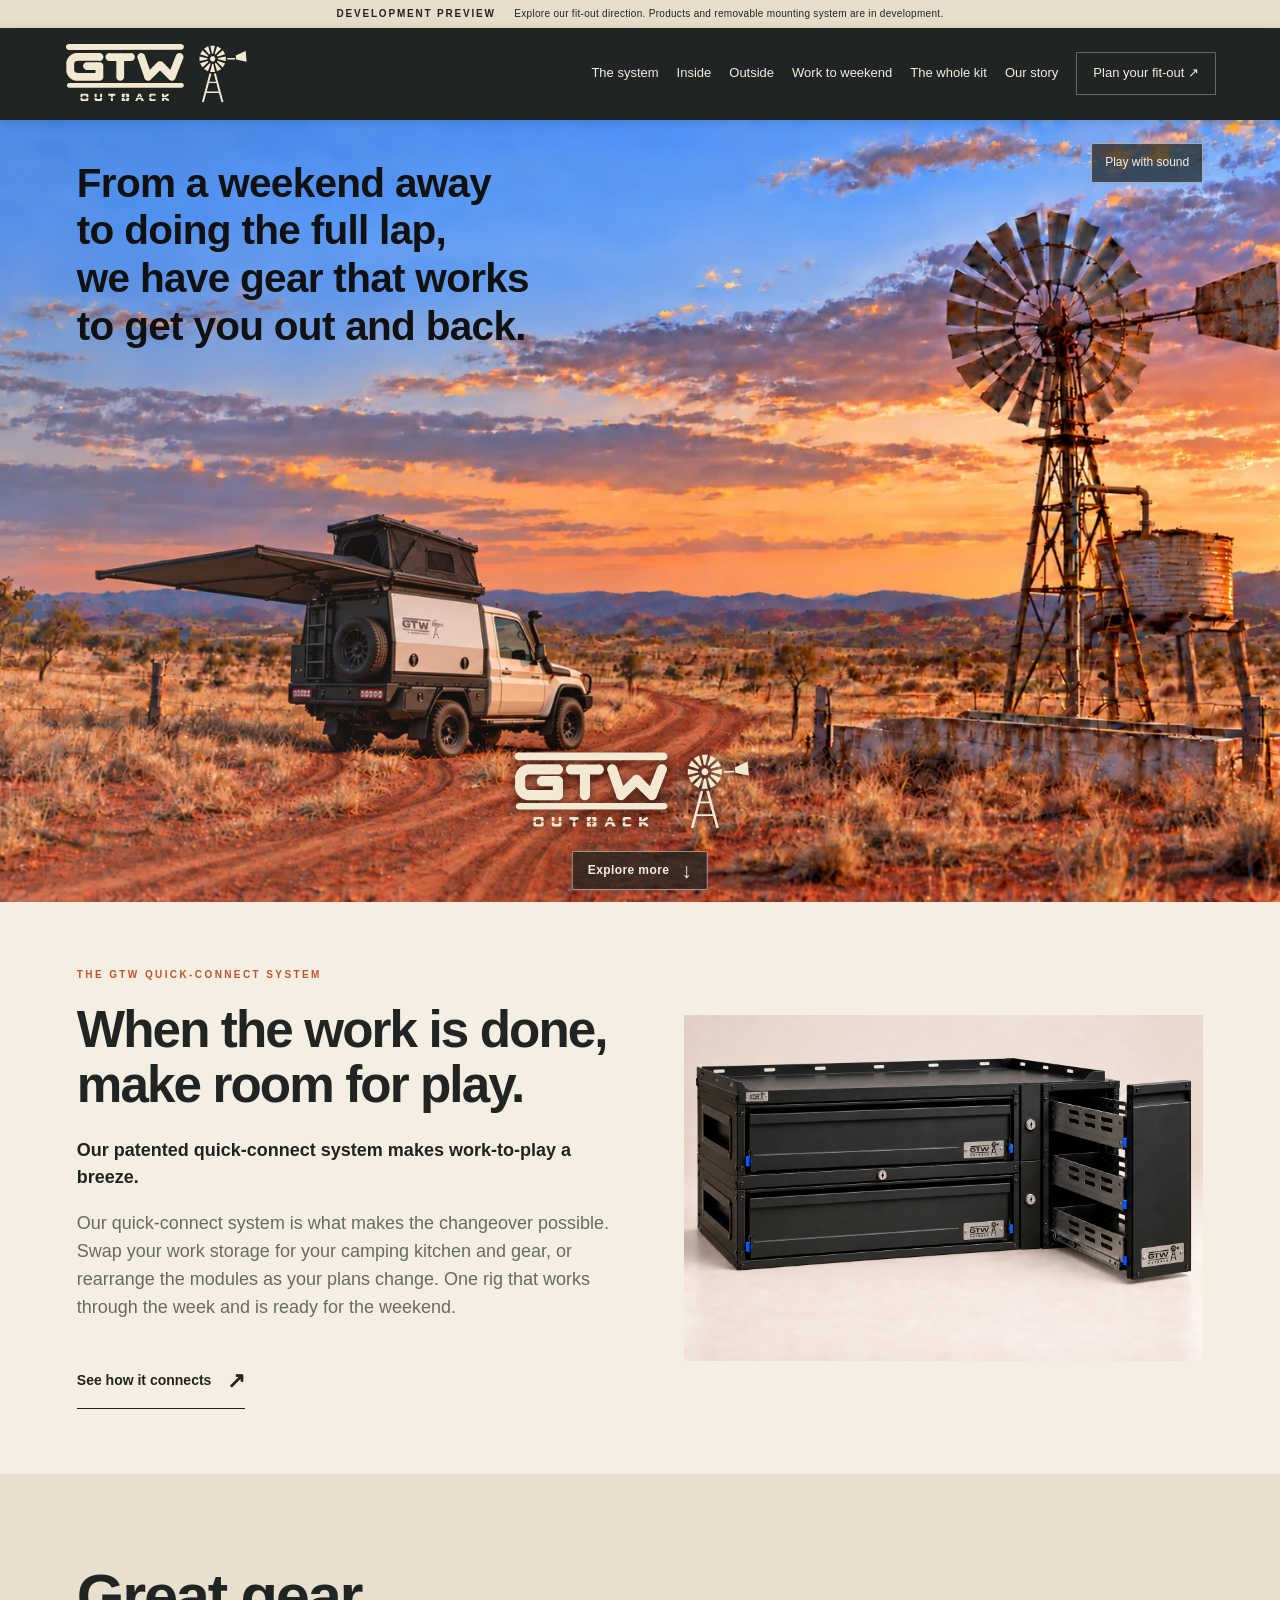
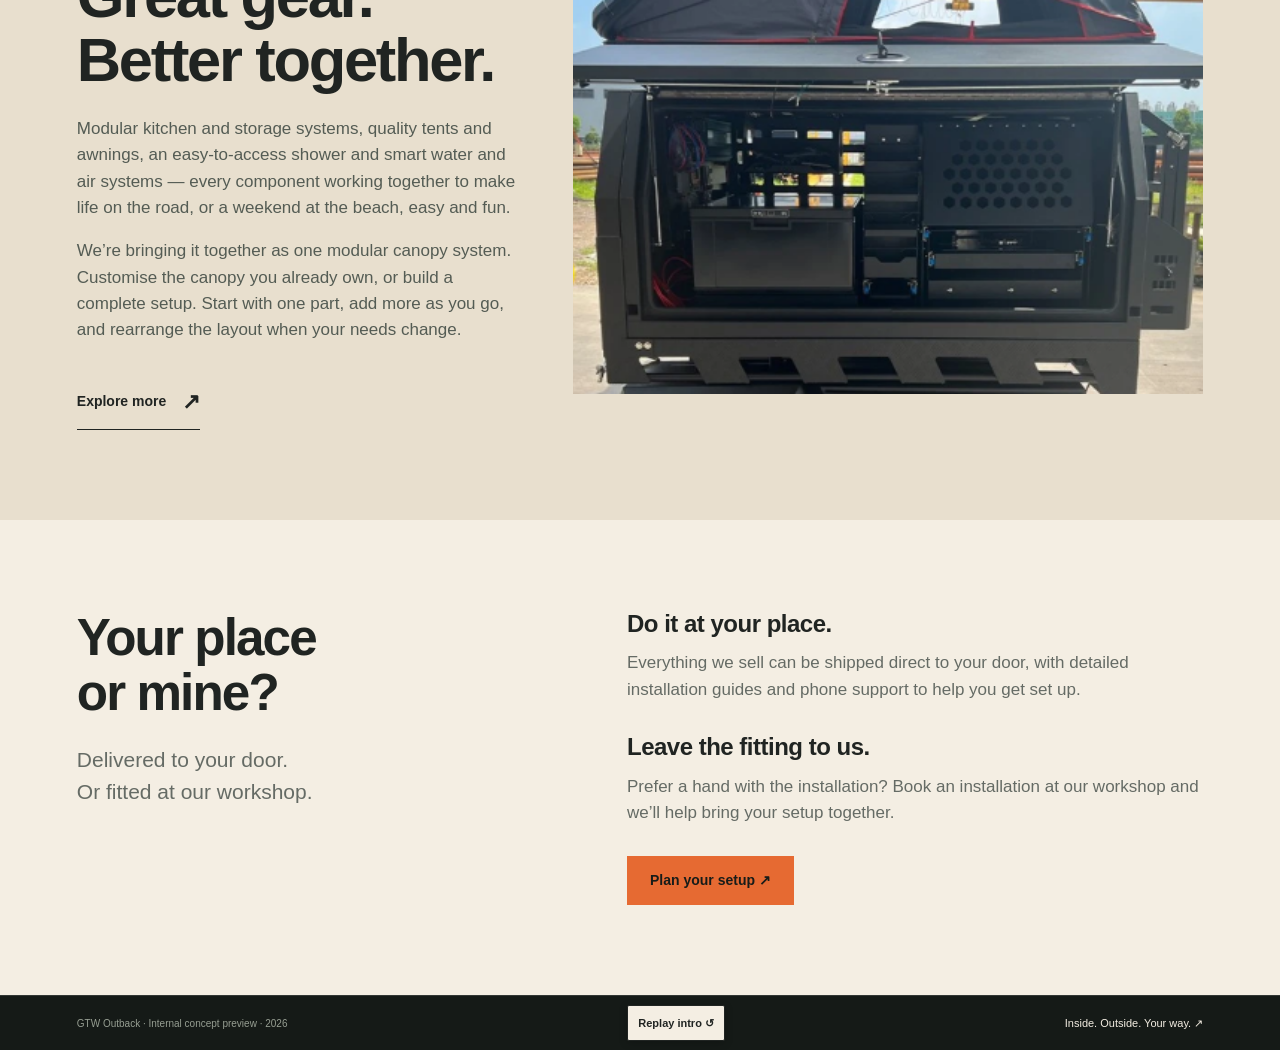
<file: index.html>
<!doctype html><html lang="en-AU"><head><meta charset="UTF-8"><meta name="viewport" content="width=device-width,initial-scale=1"><meta name="description" content="A coordinated canopy system inside and out. Storage, rooftop tents, ladders, awnings and shower boxes for work and weekends away."><title>From a weekend away to doing the full lap, we have gear that works to get you out and back. | GTW Outback</title><link rel="stylesheet" href="style.css?v=20261028-weekend-lap-v1"></head><body class="landing-page fitout-home"><div class="trial-bar">DEVELOPMENT PREVIEW <span>Explore our fit-out direction. Products and removable mounting system are in development.</span></div>
<header><a class="brand" href="index.html" aria-label="GTW Outback home"><img src="assets/logo.svg" alt="GTW Outback"></a><button class="menu-toggle" aria-expanded="false" aria-controls="main-nav">Menu <span>☰</span></button><nav id="main-nav"><a href="system.html">The system</a><a href="interior.html">Inside</a><a href="exterior.html">Outside</a><a href="gear.html#work-weekend">Work to weekend</a><a href="packs.html">The whole kit</a><a href="our-story.html">Our story</a><a class="nav-cta" href="gear.html#your-way">Plan your fit-out ↗</a></nav></header><main>
<section class="hero" id="home"><div class="hero-audio-controls"><button id="hero-sound" class="hero-sound" type="button" aria-pressed="true" hidden>Sound on</button></div><div class="hero-inner"><h1 class="staggered-headline" aria-label="From a weekend away to doing the full lap, we have gear that works to get you out and back."><span>From a weekend away</span><span>to doing the full lap,</span><span>we have gear that works</span><span>to get you out and back.</span></h1></div><div class="hero-foot"><svg class="hero-closing-logo" xmlns="http://www.w3.org/2000/svg" viewBox="-2 -2 188 64" role="img" aria-label="GTW Outback"><path fill="#f3e8d2" fill-rule="evenodd" d="M 2.5755,0.0206 L 117.1154,0.0000 L 117.8365,0.1854 L 118.6607,0.6799 L 119.3201,1.4217 L 119.5673,1.9162 L 119.7527,2.6374 L 119.6703,3.7912 L 119.3201,4.5948 L 119.0728,4.9245 L 118.3310,5.5838 L 117.8365,5.8310 L 117.1772,5.9959 L 2.6374,6.0165 L 1.9162,5.8310 L 1.0920,5.3365 L 0.4327,4.5948 L 0.1854,4.1003 L 0.0000,3.3791 L 0.0824,2.2253 L 0.4327,1.4217 L 0.6799,1.0920 L 1.4217,0.4327 L 1.9162,0.1854 Z  M 3.0701,39.5810 L 117.6099,39.5604 L 118.4135,39.8283 L 118.6607,39.9931 L 119.4849,40.8997 L 119.7527,41.7033 L 119.7527,42.4451 L 119.4849,43.2486 L 119.3201,43.4959 L 118.4135,44.3201 L 117.6717,44.5673 L 3.1319,44.5879 L 2.3283,44.3201 L 2.0810,44.1552 L 1.2569,43.2486 L 0.9890,42.4451 L 0.9890,41.7033 L 1.2569,40.8997 L 1.4217,40.6525 L 2.3283,39.8283 Z  M 16.0446,50.5101 L 21.4286,50.4940 L 21.9911,50.7029 L 22.4411,51.0886 L 22.6982,51.5386 L 22.7786,51.8440 L 22.7625,53.8851 L 20.7375,53.8851 L 20.7214,53.0654 L 20.7214,52.7440 L 20.6411,52.5672 L 20.2714,52.2940 L 17.2500,52.2940 L 17.0732,52.3744 L 16.8000,52.7440 L 16.7839,53.8851 L 14.7589,53.8851 L 14.7429,51.8440 L 14.8232,51.5386 L 15.0804,51.0886 L 15.3375,50.8315 L 15.7875,50.5744 Z  M 29.1589,50.5101 L 31.1839,50.5101 L 31.1839,53.8851 L 29.1589,53.8851 Z  M 34.6232,50.5101 L 36.6482,50.5101 L 36.6482,53.8851 L 34.6232,53.8851 Z  M 43.0446,50.5101 L 50.0196,50.5101 L 50.0196,52.5994 L 48.7500,52.6154 L 47.7375,52.6315 L 47.7054,53.8851 L 45.6161,53.8851 L 45.5839,52.6315 L 43.0446,52.5994 Z  M 56.6732,50.5101 L 60.0482,50.5101 L 60.0482,52.2779 L 59.2286,52.2940 L 59.0518,52.3744 L 58.9714,52.5511 L 58.9714,53.1297 L 59.0518,53.3065 L 59.2286,53.3869 L 59.4857,53.3869 L 60.0482,53.4029 L 60.0482,53.8851 L 56.6732,53.8851 Z  M 60.7232,50.5101 L 63.0857,50.4940 L 63.5839,50.7029 L 63.9696,51.0886 L 64.1786,51.5869 L 64.1625,53.8851 L 63.0214,53.9011 L 60.7232,53.8851 L 60.7232,53.4029 L 61.6071,53.3869 L 61.7839,53.3065 L 61.8643,53.1297 L 61.8643,52.5511 L 61.7839,52.3744 L 61.6071,52.2940 L 60.7232,52.2779 Z  M 73.6446,50.5101 L 75.7339,50.5101 L 77.3411,53.8851 L 75.5089,53.8851 L 75.0911,53.0815 L 74.6732,52.3101 L 73.8696,53.8851 L 72.1661,53.8851 L 72.2304,53.5958 Z  M 85.9875,50.5101 L 90.0857,50.4940 L 90.3911,50.5744 L 90.8411,50.8315 L 91.2268,51.2815 L 91.4357,51.8440 L 91.4357,52.2297 L 91.3714,52.2940 L 88.5429,52.2940 L 87.0000,52.2940 L 86.8232,52.3744 L 86.7429,52.5511 L 86.7268,53.8851 L 84.7018,53.8851 L 84.6857,51.8440 L 84.7661,51.5386 L 85.0232,51.0886 L 85.2804,50.8315 L 85.7304,50.5744 Z  M 97.5589,50.5101 L 99.6482,50.5101 L 99.6643,52.5511 L 99.7286,52.6154 L 102.4125,51.0565 L 102.9589,50.6386 L 103.3286,50.4940 L 103.6500,50.4940 L 103.8911,50.5744 L 104.2768,50.8315 L 104.5500,51.3940 L 104.5339,51.7636 L 104.2125,52.3422 L 101.5929,53.9011 L 97.6071,53.9011 L 97.5429,53.8369 Z  M 14.7589,54.5601 L 16.7839,54.5601 L 16.8000,55.7654 L 16.8804,55.9422 L 17.2500,56.2154 L 20.2714,56.2154 L 20.4482,56.1351 L 20.7214,55.7654 L 20.7375,54.5601 L 22.7143,54.5440 L 22.7786,54.6083 L 22.7786,56.3440 L 22.7143,56.9226 L 22.4411,57.4208 L 22.1839,57.6779 L 21.6857,57.9511 L 21.4286,58.0154 L 16.0929,58.0154 L 15.7875,57.9351 L 15.3375,57.6779 L 15.0804,57.4208 L 14.8232,56.9708 L 14.7429,56.6654 Z  M 29.1589,54.5601 L 31.1839,54.5601 L 31.2000,55.8940 L 31.2643,55.9583 L 34.5429,55.9583 L 34.6071,55.8940 L 34.6232,54.5601 L 36.6000,54.5440 L 36.6643,54.6083 L 36.6643,56.6011 L 36.5839,56.9708 L 36.3268,57.4208 L 35.8768,57.8065 L 35.3143,58.0154 L 30.4929,58.0154 L 30.2357,57.9511 L 29.7375,57.6779 L 29.4804,57.4208 L 29.2071,56.9226 L 29.1429,56.6654 Z  M 45.6161,54.5601 L 47.7054,54.5601 L 47.7054,57.9994 L 45.6161,57.9994 Z  M 56.6732,54.5601 L 60.0482,54.5601 L 60.0482,55.1065 L 59.2286,55.1226 L 59.0518,55.2029 L 58.9714,55.3797 L 58.9714,55.9583 L 59.0518,56.1351 L 59.2286,56.2154 L 60.0482,56.2315 L 60.0643,56.9226 L 60.0643,57.9511 L 60.0000,58.0154 L 56.6732,57.9994 Z  M 60.7232,54.5601 L 64.1625,54.5601 L 64.1786,56.9226 L 63.9696,57.4208 L 63.5839,57.8065 L 63.0214,58.0154 L 60.7232,57.9994 L 60.7232,56.2315 L 61.6071,56.2154 L 61.7839,56.1351 L 61.8643,55.9583 L 61.8643,55.3797 L 61.7839,55.2029 L 61.6071,55.1226 L 60.7232,55.1065 Z  M 71.8446,54.5601 L 77.6625,54.5601 L 78.4339,56.0386 L 79.3339,57.9994 L 76.7786,58.0154 L 76.5214,57.5011 L 75.9268,56.2315 L 73.2429,56.2154 L 73.0018,56.5529 L 72.3911,57.9994 L 70.3018,57.9994 Z  M 84.7018,54.5601 L 86.7268,54.5601 L 86.7429,55.9583 L 86.8232,56.1351 L 87.0000,56.2154 L 91.4196,56.2315 L 91.4357,56.6654 L 91.3554,56.9708 L 90.9696,57.5494 L 90.6482,57.8065 L 90.0857,58.0154 L 86.0357,58.0154 L 85.7304,57.9351 L 85.2804,57.6779 L 85.0232,57.4208 L 84.7500,56.9226 L 84.6857,56.6654 Z  M 97.5589,54.5601 L 101.7214,54.5440 L 104.5339,56.2315 L 104.8071,56.7940 L 104.8071,57.1154 L 104.6625,57.4851 L 104.4696,57.7422 L 103.9071,58.0154 L 103.5857,58.0154 L 102.8625,57.6458 L 99.6804,55.7172 L 99.6482,57.9994 L 97.5589,57.9994 Z  M 146.7019,1.7514 L 151.4409,1.7514 L 149.8750,8.1387 L 149.4629,9.7047 L 148.3503,9.7047 Z  M 144.4766,2.3283 L 144.6209,2.5549 L 146.7431,10.1992 L 145.7129,10.7761 L 144.2706,9.1690 L 140.3558,4.6360 Z  M 153.7074,2.3283 L 157.7871,4.7596 L 153.5838,9.0453 L 152.1003,10.6113 L 151.0701,10.0343 Z  M 138.7074,6.2843 L 144.6003,11.9712 L 144.1058,13.0014 L 142.7253,12.5275 L 136.3173,10.3640 Z  M 159.3942,6.3668 L 159.5179,6.4492 L 161.7431,10.5288 L 155.2527,12.3626 L 153.8723,12.7541 L 153.2953,11.7239 Z  M 182.5536,7.0261 L 182.6978,7.5824 L 182.6978,8.3242 L 182.7802,8.4890 L 182.7802,9.2308 L 182.8626,9.3956 L 182.8626,10.1374 L 182.9451,10.3022 L 182.9451,11.0440 L 183.0275,11.2088 L 183.0275,11.9505 L 183.1099,12.1154 L 183.1099,12.9396 L 183.1923,13.1044 L 183.1923,13.8462 L 183.2747,14.0110 L 183.5838,18.0288 L 175.2802,16.3187 L 172.9931,15.8860 L 172.4986,11.6415 Z  M 148.5975,12.3832 L 149.4835,12.3626 L 150.5343,12.7953 L 151.2761,13.5371 L 151.7088,14.6703 L 151.7088,15.4121 L 151.2761,16.5453 L 150.5343,17.2871 L 149.5453,17.6992 L 148.6593,17.7198 L 147.6085,17.2871 L 146.8668,16.5453 L 146.4341,15.4121 L 146.4341,14.6703 L 146.8668,13.5371 L 147.6085,12.7953 Z  M 135.7404,12.6305 L 143.6937,14.6085 L 143.6937,15.7212 L 142.3132,15.9890 L 135.7404,17.3695 Z  M 162.3613,12.7129 L 162.4231,12.7747 L 162.4231,15.0000 L 162.3407,15.1648 L 162.3201,17.4519 L 156.0151,15.8860 L 154.3668,15.4739 L 154.3668,14.3613 Z  M 164.0096,14.3613 L 171.9835,14.3407 L 172.0659,14.4231 L 172.0453,15.7212 L 164.0714,15.7418 L 163.9890,15.6593 Z  M 154.0371,17.0810 L 161.7431,19.7184 L 160.0330,22.6648 L 159.4354,23.7157 L 159.3118,23.7981 L 153.4602,18.1113 Z  M 144.1470,17.3283 L 144.2706,17.4107 L 144.7651,18.3585 L 139.0783,23.3860 L 138.6250,23.7157 L 138.0275,22.6648 L 136.3173,19.5536 Z  M 152.3063,19.3063 L 152.6772,19.6360 L 157.7047,25.4052 L 155.5824,26.6209 L 153.5426,27.7541 L 151.2967,19.9451 Z  M 145.9602,19.4712 L 147.0110,20.1099 L 144.3530,27.7541 L 142.4574,26.6415 L 140.2734,25.3228 Z  M 148.5975,20.3777 L 149.7926,20.3777 L 151.3791,28.1868 L 151.2967,28.3516 L 149.4011,28.3516 L 146.6813,28.3516 L 146.5989,28.2692 Z  M 145.8777,29.7734 L 147.8352,30.3297 L 145.8571,37.5824 L 145.6923,38.2418 L 145.7747,38.3242 L 152.4299,38.3036 L 150.3077,30.3297 L 152.2239,29.7734 L 152.3475,29.9382 L 160.0124,58.8255 L 158.0755,59.3201 L 157.5604,57.3626 L 155.5824,49.9451 L 155.4794,49.8008 L 142.7253,49.7802 L 142.5604,49.9451 L 140.0673,59.3201 L 138.1305,58.8255 Z  M 145.3626,39.7253 L 145.1978,40.0549 L 143.2198,47.4725 L 143.0755,48.3585 L 152.7802,48.3791 L 155.0055,48.3791 L 155.0879,48.2967 L 152.8420,39.7459 Z"/><path class="closing-initial closing-g" fill="#f3e8d2" fill-rule="evenodd" d="M 9.9931,9.2514 L 34.4505,9.2308 L 35.2541,9.4162 L 35.9959,9.7459 L 36.5728,10.1580 L 37.0673,10.6525 L 37.4794,11.2294 L 37.8091,11.9712 L 37.9945,12.7747 L 37.9945,13.6813 L 37.8091,14.4849 L 37.3146,15.4739 L 36.5728,16.2981 L 35.9959,16.7102 L 35.1923,17.0604 L 34.4505,17.2253 L 33.5440,17.2253 L 33.3791,17.1429 L 11.8681,17.1429 L 11.7033,17.2253 L 10.8791,17.2253 L 9.8283,17.5755 L 9.5810,17.7404 L 8.6745,18.7294 L 8.3242,19.8626 L 8.3242,26.7033 L 8.6745,27.8365 L 8.8393,28.0838 L 9.8283,28.9904 L 10.8791,29.3407 L 11.7033,29.3407 L 11.8681,29.4231 L 29.9794,29.4025 L 29.9794,26.3942 L 22.0879,26.3736 L 21.9231,26.4560 L 21.0165,26.4560 L 20.2747,26.2912 L 19.2239,25.7761 L 18.3997,25.0343 L 17.9876,24.4574 L 17.6580,23.7157 L 17.4725,22.5824 L 17.4725,22.0055 L 17.6580,21.2019 L 17.9876,20.4602 L 18.3997,19.8832 L 18.8942,19.3887 L 19.4712,18.9766 L 20.2129,18.6470 L 21.0165,18.4615 L 34.4505,18.4615 L 35.2541,18.6470 L 35.9959,18.9766 L 36.5728,19.3887 L 37.0673,19.8832 L 37.4794,20.4602 L 37.8091,21.2019 L 37.9945,22.0055 L 37.9945,22.9121 L 37.9121,23.0769 L 37.9121,32.7198 L 37.9945,32.8846 L 37.9945,33.7912 L 37.8091,34.5948 L 37.4794,35.3365 L 37.0673,35.9135 L 36.5728,36.4080 L 35.9959,36.8201 L 35.2541,37.1497 L 34.4505,37.3352 L 10.0549,37.3352 L 7.9121,36.8407 L 6.7788,36.4080 L 5.7898,35.9135 L 4.3063,34.8420 L 2.8228,33.3585 L 1.7514,31.8750 L 1.0920,30.4739 L 0.6593,29.0934 L 0.3297,27.6099 L 0.3297,25.9615 L 0.4121,25.7967 L 0.4121,20.7692 L 0.3297,20.6044 L 0.3297,18.9560 L 0.4121,18.5440 L 0.8448,16.7514 L 1.7514,14.6909 L 2.8228,13.2074 L 4.3063,11.7239 L 5.7898,10.6525 L 6.7788,10.1580 L 7.9121,9.7253 Z "/><path class="closing-initial closing-t" fill="#f3e8d2" fill-rule="evenodd" d="M 43.7019,9.2514 L 44.6703,9.2308 L 44.8352,9.3132 L 54.4780,9.3132 L 54.6429,9.2308 L 55.5495,9.2308 L 55.7143,9.3132 L 65.3571,9.3132 L 65.5220,9.2308 L 66.4286,9.2308 L 67.2321,9.4162 L 67.9739,9.7459 L 68.5508,10.1580 L 69.2926,10.9821 L 69.7871,11.9712 L 69.9725,12.7747 L 69.8901,14.0934 L 69.6223,14.8970 L 69.2926,15.4739 L 68.5508,16.2981 L 67.9739,16.7102 L 67.2321,17.0398 L 66.4286,17.2253 L 59.1140,17.2459 L 59.0934,29.8352 L 59.0934,33.7912 L 59.0110,34.2033 L 58.5783,35.3365 L 58.1662,35.9135 L 57.6717,36.4080 L 57.0948,36.8201 L 56.2912,37.1703 L 55.5495,37.3352 L 54.6429,37.3352 L 53.8393,37.1497 L 53.0975,36.8201 L 52.5206,36.4080 L 52.0261,35.9135 L 51.4492,35.0069 L 51.0989,33.7912 L 51.0989,32.8846 L 51.1813,32.7198 L 51.1813,17.3077 L 51.0989,17.2253 L 43.7637,17.2253 L 42.9602,17.0398 L 42.2184,16.7102 L 41.6415,16.2981 L 41.1470,15.8036 L 40.5701,14.8970 L 40.2198,13.6813 L 40.2198,12.7747 L 40.4052,11.9712 L 40.8997,10.9821 L 41.6415,10.1580 L 42.5481,9.5810 Z "/><path class="closing-initial closing-w" fill="#f3e8d2" fill-rule="evenodd" d="M 76.0096,9.2514 L 76.9780,9.2308 L 78.1937,9.5810 L 79.1003,10.1580 L 79.5948,10.6525 L 80.0069,11.2294 L 80.3365,11.9712 L 80.6250,13.0838 L 84.9931,25.7761 L 85.2198,26.1264 L 91.3805,20.1717 L 93.0701,18.3997 L 93.6470,17.9876 L 94.4505,17.6374 L 95.1923,17.4725 L 96.0989,17.4725 L 97.3146,17.8228 L 98.2212,18.3997 L 105.9272,26.1882 L 106.0508,26.1882 L 111.9437,11.2294 L 112.3558,10.6525 L 112.8503,10.1580 L 113.4272,9.7459 L 114.1690,9.4162 L 114.9725,9.2308 L 115.8791,9.2308 L 116.6209,9.3956 L 117.4245,9.7459 L 118.0014,10.1580 L 118.4959,10.6525 L 118.9080,11.2294 L 119.2376,11.9712 L 119.4231,12.7747 L 119.4231,13.6813 L 119.2376,14.4849 L 118.7843,15.4327 L 116.1470,22.1909 L 111.7788,33.2349 L 111.1607,35.0069 L 110.5838,35.9135 L 110.0893,36.4080 L 109.1827,36.9849 L 107.9670,37.3352 L 107.0604,37.3352 L 106.2569,37.1497 L 105.2679,36.6552 L 95.6044,27.0330 L 87.7129,34.6360 L 86.0234,36.4080 L 85.1168,36.9849 L 84.3132,37.2527 L 82.9945,37.3352 L 82.2527,37.1703 L 81.4492,36.8201 L 80.8723,36.4080 L 80.3777,35.9135 L 79.8008,35.0069 L 79.6154,34.5330 L 79.4505,33.6264 L 78.5234,30.9272 L 73.3310,15.8448 L 72.8777,14.8970 L 72.6099,14.0934 L 72.5275,12.7747 L 72.7129,11.9712 L 73.2074,10.9821 L 73.9492,10.1580 L 74.5261,9.7459 L 75.3297,9.3956 Z "/></svg></div><a class="hero-scroll-cue" href="#quick-connect">Explore more <span aria-hidden="true">↓</span></a></section>
<section id="quick-connect" class="quick-connect-intro section" aria-labelledby="quick-connect-title"><div><p class="eyebrow rust">THE GTW QUICK-CONNECT SYSTEM</p><h2 id="quick-connect-title">When the work is done, make room for play.</h2><p class="quick-connect-lead">Our patented quick-connect system makes work-to-play a breeze.</p><p>Our quick-connect system is what makes the changeover possible. Swap your work storage for your camping kitchen and gear, or rearrange the modules as your plans change. One rig that works through the week and is ready for the weekend.</p><a class="panel-explore" href="system.html">See how it connects <span aria-hidden="true">↗</span></a></div><a class="quick-connect-image" href="system.html" aria-label="See the quick-connect system"><img src="assets/interlock-drawer-pantry-v5.png" alt="GTW drawer and pantry module connection concept" loading="lazy"></a></section><section id="great-gear" class="system-spotlight section" aria-labelledby="system-feature-title"><div class="system-spotlight-copy"><h2 id="system-feature-title">Great gear.<br>Better together.</h2><p>Modular kitchen and storage systems, quality tents and awnings, an easy-to-access shower and smart water and air systems — every component working together to make life on the road, or a weekend at the beach, easy and fun.</p><p>We’re bringing it together as one modular canopy system. Customise the canopy you already own, or build a complete setup. Start with one part, add more as you go, and rearrange the layout when your needs change.</p><a class="panel-explore" href="gear.html">Explore more <span aria-hidden="true">↗</span></a></div><a class="system-product-image" href="gear.html" aria-label="Explore the complete canopy setup"><img src="assets/kitchen-layout-photo.png" alt="Canopy fit-out with fridge, pantry shelving and drawers beneath a rooftop tent" loading="lazy"></a></section><section class="delivery-install section" aria-labelledby="delivery-title"><div><h2 id="delivery-title">Your place<br>or mine?</h2><p class="delivery-lead">Delivered to your door.<br>Or fitted at our workshop.</p></div><div class="delivery-options"><div><h3>Do it at your place.</h3><p>Everything we sell can be shipped direct to your door, with detailed installation guides and phone support to help you get set up.</p></div><div><h3>Leave the fitting to us.</h3><p>Prefer a hand with the installation? Book an installation at our workshop and we’ll help bring your setup together.</p></div><a class="button orange" href="gear.html#your-way">Plan your setup ↗</a></div></section></main><footer class="landing-footer"><small>GTW Outback · Internal concept preview · 2026</small><div class="intro-controls" hidden><button type="button" id="intro-replay">Replay intro <span aria-hidden="true">↺</span></button><button type="button" id="intro-skip" hidden>Skip intro</button></div><span id="intro-status" class="sr-only" role="status"></span><a href="gear.html">Inside. Outside. Your way. ↗</a></footer><div class="brand-reveal" aria-hidden="true"><img class="reveal-mark" src="assets/logo.svg" alt=""><span class="brand-smoke"><svg viewBox="0 0 80 150" aria-hidden="true"><path d="M40 145 C10 116 68 93 38 68 S18 25 46 5"/></svg><svg viewBox="0 0 80 150" aria-hidden="true"><path d="M40 145 C10 116 68 93 38 68 S18 25 46 5"/></svg><svg viewBox="0 0 80 150" aria-hidden="true"><path d="M40 145 C10 116 68 93 38 68 S18 25 46 5"/></svg></span><span class="branding-iron"><img src="assets/branding-iron.svg" alt=""></span></div><script src="home.js"></script><script src="hero-audio.js?v=20261028-short-kookaburra"></script><script src="brand-intro.js?v=20261028-weekend-lap-v1"></script></body></html>
</file>
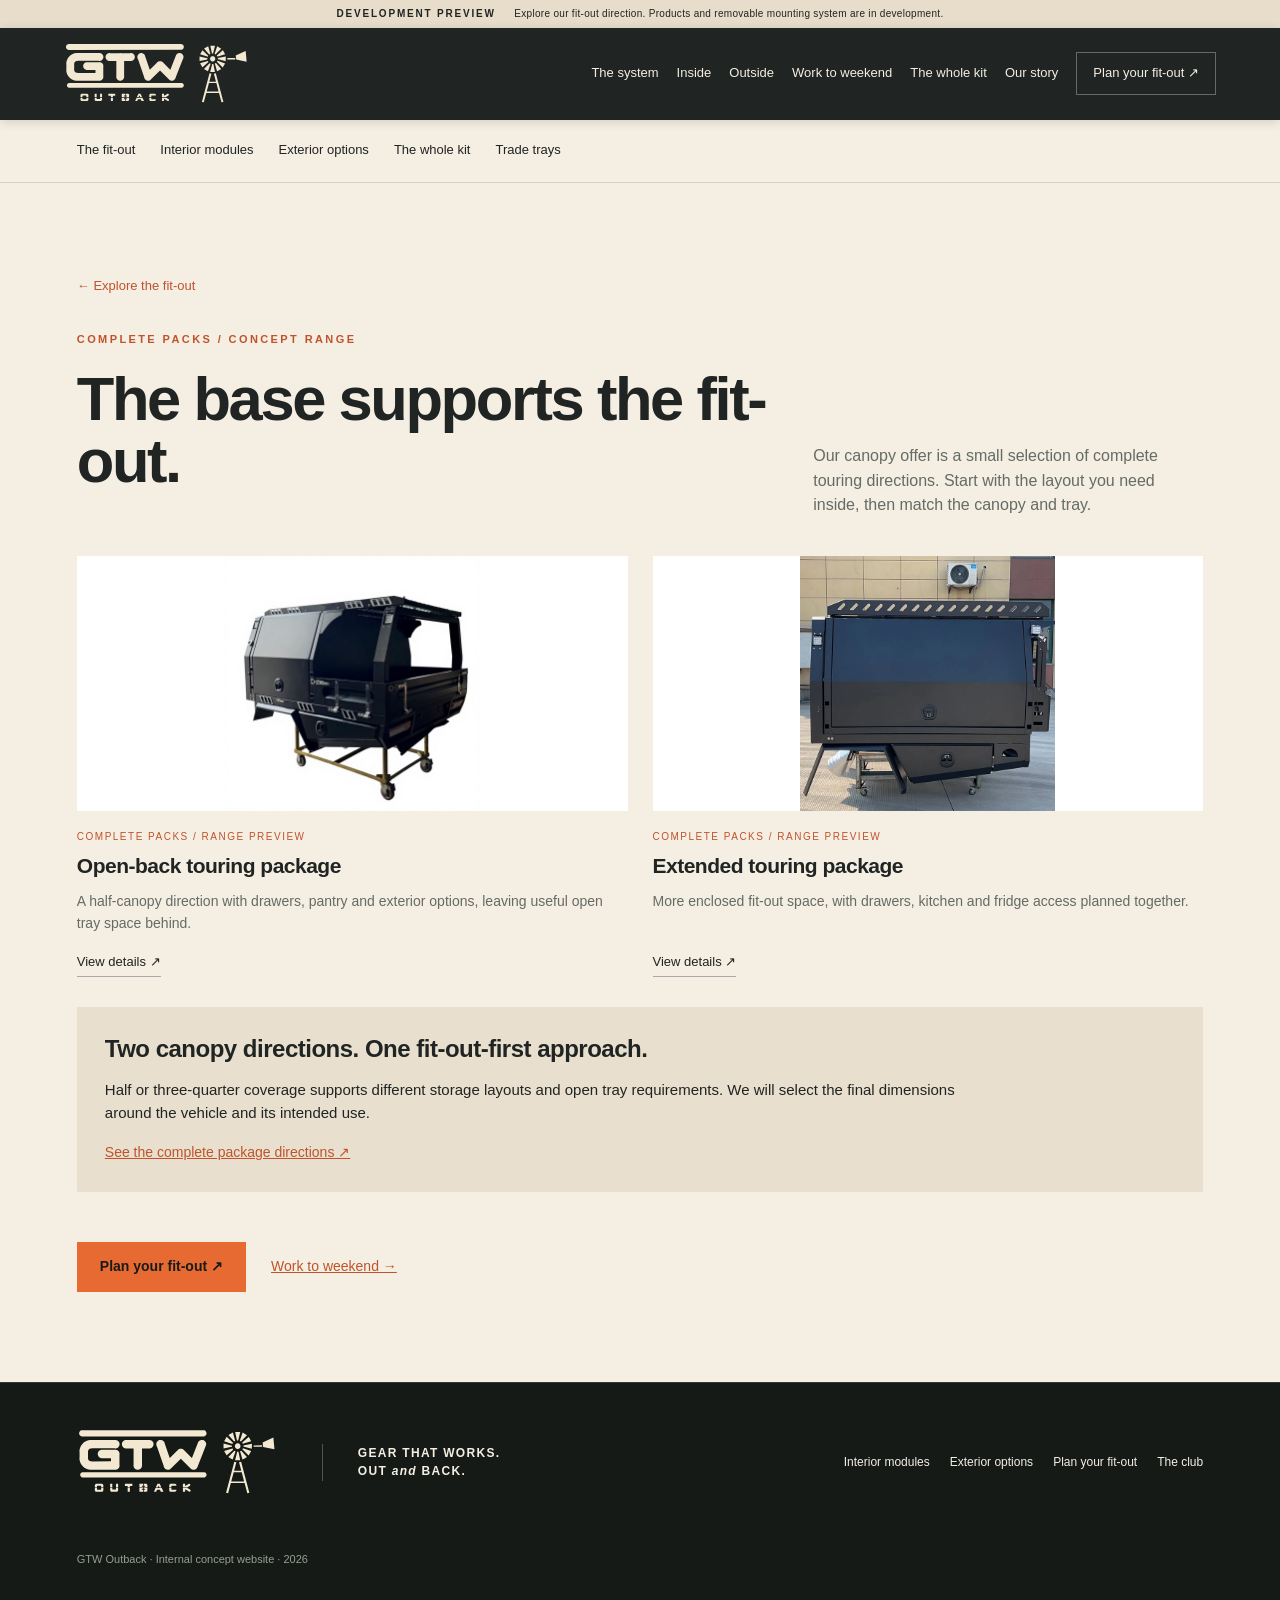
<file: canopies.html>
<!doctype html><html lang="en-AU"><head><meta charset="UTF-8"><meta name="viewport" content="width=device-width,initial-scale=1"><meta name="description" content="Our canopy offer is a small selection of complete touring directions. Start with the layout you need inside, then match the canopy and tray."><title>The base supports the fit-out. | GTW Outback</title><link rel="stylesheet" href="style.css"></head><body data-range="Complete packs"><div class="trial-bar">DEVELOPMENT PREVIEW <span>Explore our fit-out direction. Products and removable mounting system are in development.</span></div>
<header><a class="brand" href="index.html" aria-label="GTW Outback home"><img src="assets/logo.svg" alt="GTW Outback"></a><button class="menu-toggle" aria-expanded="false" aria-controls="main-nav">Menu <span>☰</span></button><nav id="main-nav"><a href="system.html">The system</a><a href="interior.html">Inside</a><a href="exterior.html">Outside</a><a href="gear.html#work-weekend">Work to weekend</a><a href="packs.html">The whole kit</a><a href="our-story.html">Our story</a><a class="nav-cta" href="gear.html#your-way">Plan your fit-out ↗</a></nav></header><div class="range-navigation" role="navigation" aria-label="Product range"><a href="gear.html">The fit-out</a><a href="interior.html">Interior modules</a><a href="exterior.html">Exterior options</a><a href="packs.html">The whole kit</a><a href="trays.html">Trade trays</a></div><main><section class="section range-page"><a class="range-back" href="gear.html">← Explore the fit-out</a><div class="section-head"><div><p class="eyebrow rust">COMPLETE PACKS / CONCEPT RANGE</p><h1>The base supports the fit-out.</h1></div><p>Our canopy offer is a small selection of complete touring directions. Start with the layout you need inside, then match the canopy and tray.</p></div><div class="product-grid" id="range-grid"></div><div class="range-callout"><h3>Two canopy directions. One fit-out-first approach.</h3><p>Half or three-quarter coverage supports different storage layouts and open tray requirements. We will select the final dimensions around the vehicle and its intended use.</p><a href="packs.html">See the complete package directions ↗</a></div><div class="range-next"><a class="button orange" href="gear.html#your-way">Plan your fit-out ↗</a><a href="gear.html#work-weekend">Work to weekend →</a></div></section></main><footer><img src="assets/logo.svg" alt="GTW Outback"><p>GEAR THAT WORKS.<br>OUT <em>and</em> BACK.</p><div><a href="interior.html">Interior modules</a><a href="exterior.html">Exterior options</a><a href="gear.html#your-way">Plan your fit-out</a><a href="gear.html#club">The club</a></div><small>GTW Outback · Internal concept website · 2026</small></footer><dialog id="range-dialog"><button class="close-dialog" aria-label="Close details">×</button><div id="range-detail"></div></dialog><script src="range-data.js"></script><script src="range.js"></script></body></html>
</file>
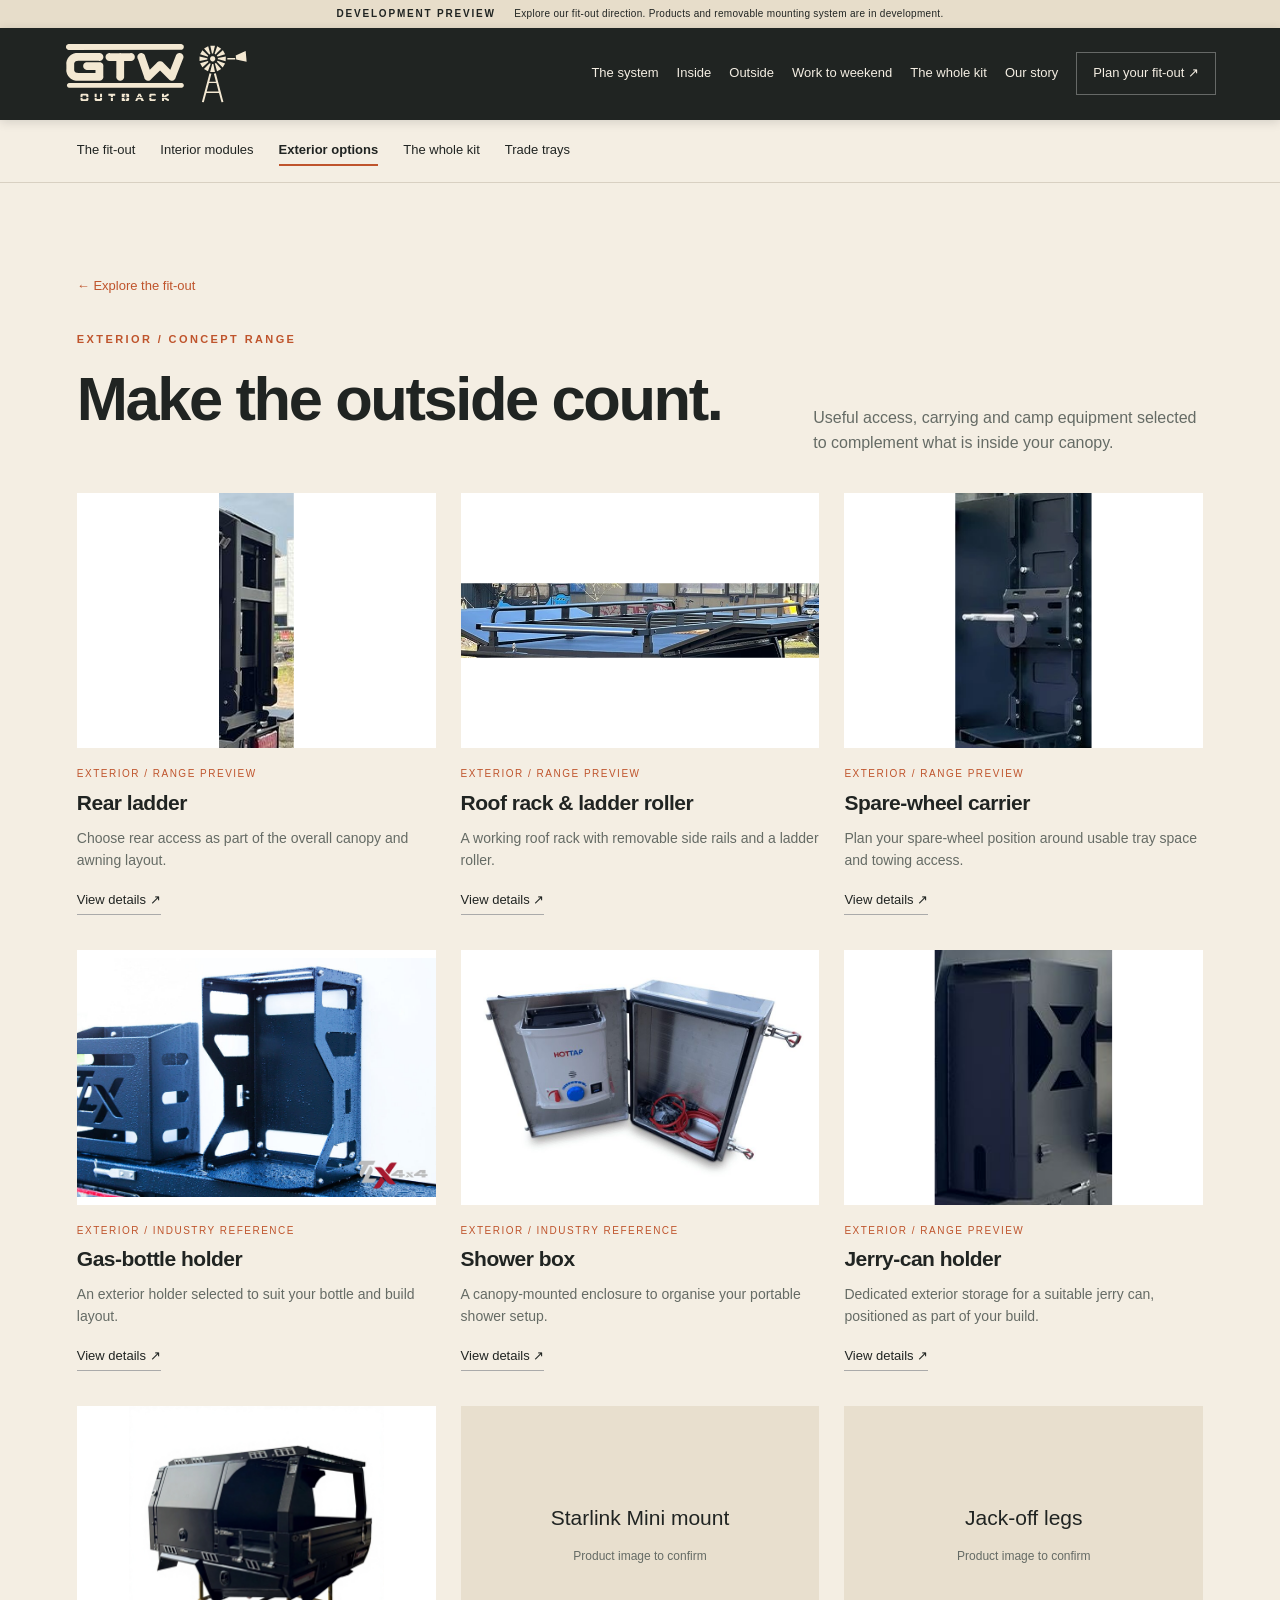
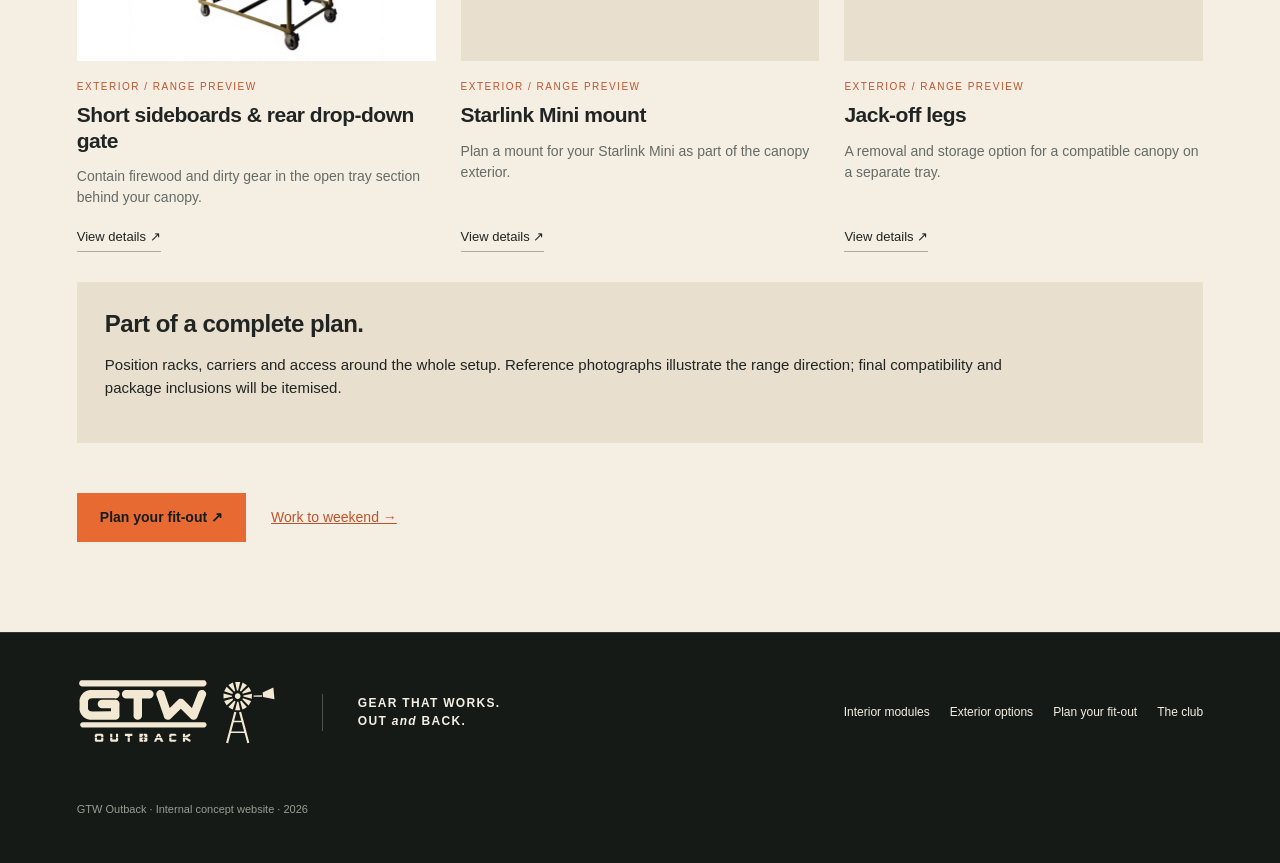
<file: exterior.html>
<!doctype html><html lang="en-AU"><head><meta charset="UTF-8"><meta name="viewport" content="width=device-width,initial-scale=1"><meta name="description" content="Useful access, carrying and camp equipment selected to complement what is inside your canopy."><title>Make the outside count. | GTW Outback</title><link rel="stylesheet" href="style.css"></head><body data-range="Exterior"><div class="trial-bar">DEVELOPMENT PREVIEW <span>Explore our fit-out direction. Products and removable mounting system are in development.</span></div>
<header><a class="brand" href="index.html" aria-label="GTW Outback home"><img src="assets/logo.svg" alt="GTW Outback"></a><button class="menu-toggle" aria-expanded="false" aria-controls="main-nav">Menu <span>☰</span></button><nav id="main-nav"><a href="system.html">The system</a><a href="interior.html">Inside</a><a href="exterior.html">Outside</a><a href="gear.html#work-weekend">Work to weekend</a><a href="packs.html">The whole kit</a><a href="our-story.html">Our story</a><a class="nav-cta" href="gear.html#your-way">Plan your fit-out ↗</a></nav></header><div class="range-navigation" role="navigation" aria-label="Product range"><a href="gear.html">The fit-out</a><a href="interior.html">Interior modules</a><a href="exterior.html" aria-current="page">Exterior options</a><a href="packs.html">The whole kit</a><a href="trays.html">Trade trays</a></div><main><section class="section range-page"><a class="range-back" href="gear.html">← Explore the fit-out</a><div class="section-head"><div><p class="eyebrow rust">EXTERIOR / CONCEPT RANGE</p><h1>Make the outside count.</h1></div><p>Useful access, carrying and camp equipment selected to complement what is inside your canopy.</p></div><div class="product-grid" id="range-grid"></div><div class="range-callout"><h3>Part of a complete plan.</h3><p>Position racks, carriers and access around the whole setup. Reference photographs illustrate the range direction; final compatibility and package inclusions will be itemised.</p></div><div class="range-next"><a class="button orange" href="gear.html#your-way">Plan your fit-out ↗</a><a href="gear.html#work-weekend">Work to weekend →</a></div></section></main><footer><img src="assets/logo.svg" alt="GTW Outback"><p>GEAR THAT WORKS.<br>OUT <em>and</em> BACK.</p><div><a href="interior.html">Interior modules</a><a href="exterior.html">Exterior options</a><a href="gear.html#your-way">Plan your fit-out</a><a href="gear.html#club">The club</a></div><small>GTW Outback · Internal concept website · 2026</small></footer><dialog id="range-dialog"><button class="close-dialog" aria-label="Close details">×</button><div id="range-detail"></div></dialog><script src="range-data.js"></script><script src="range.js"></script></body></html>
</file>
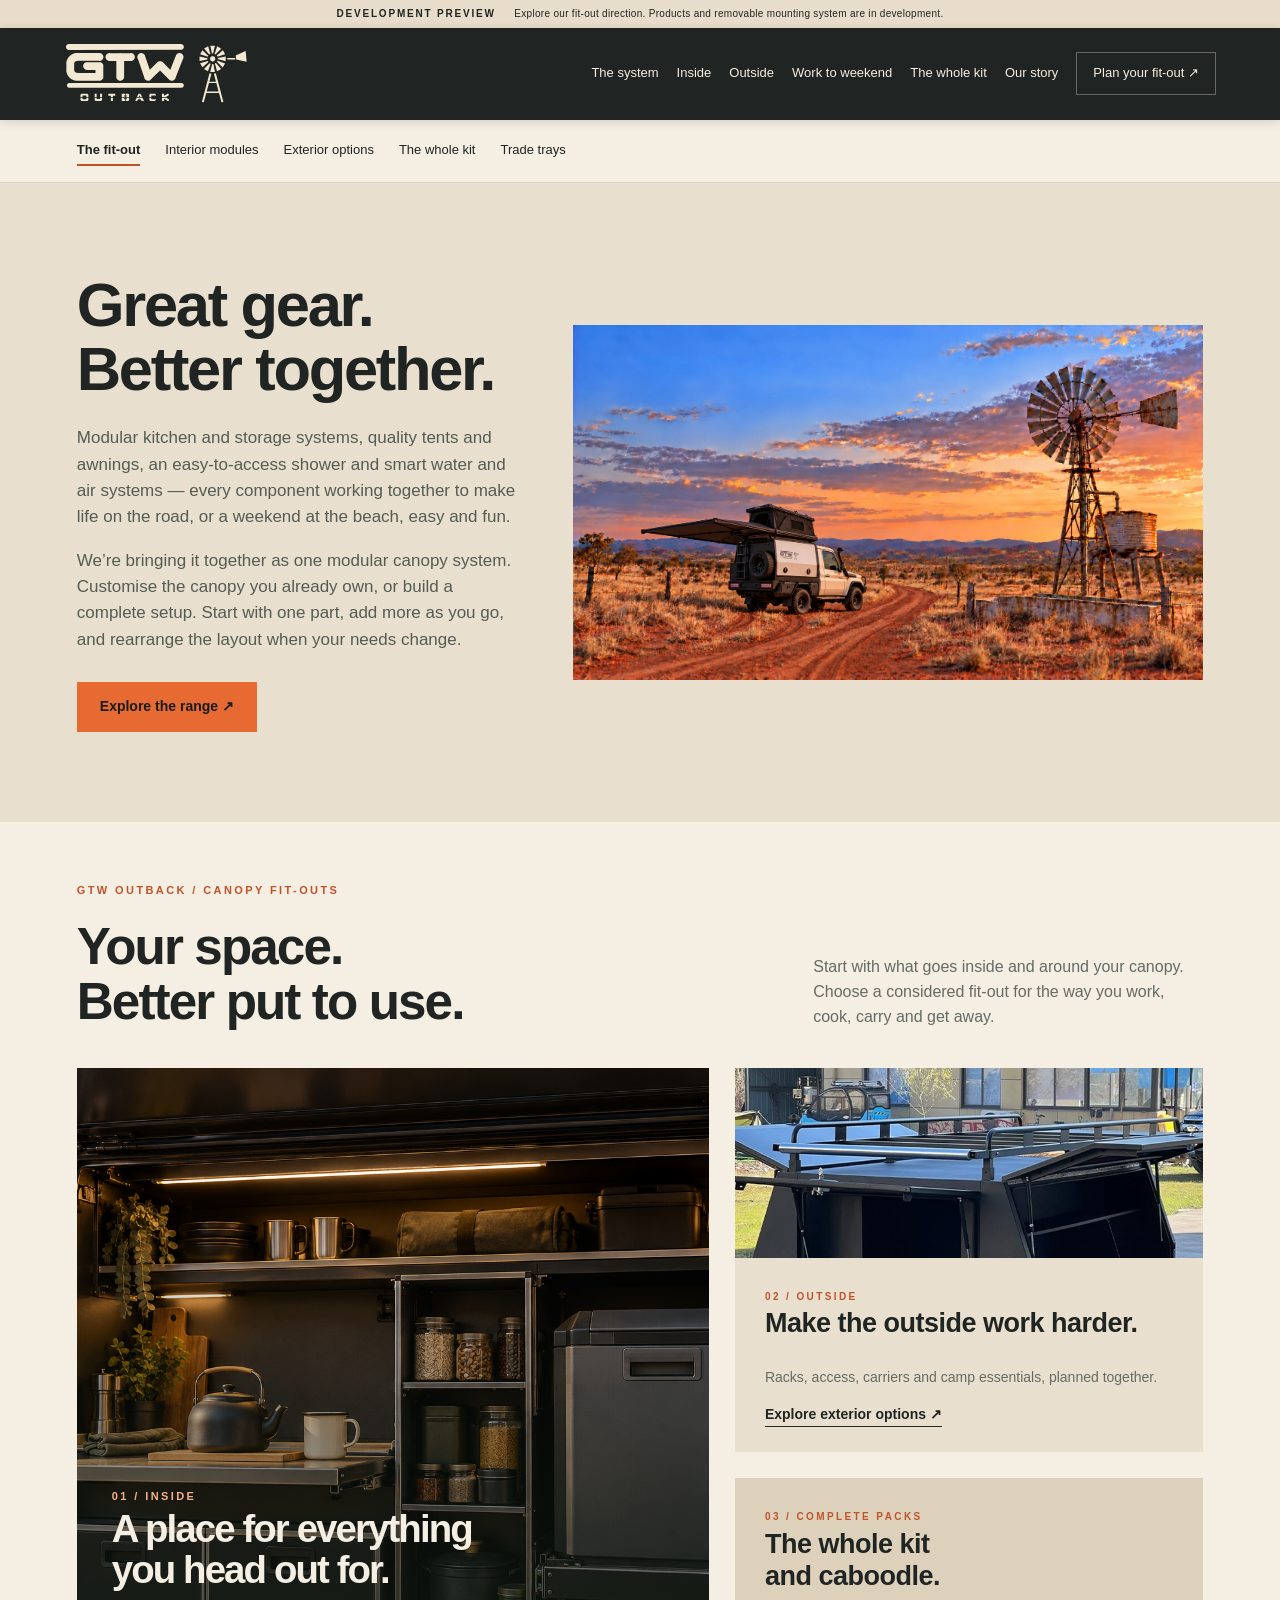
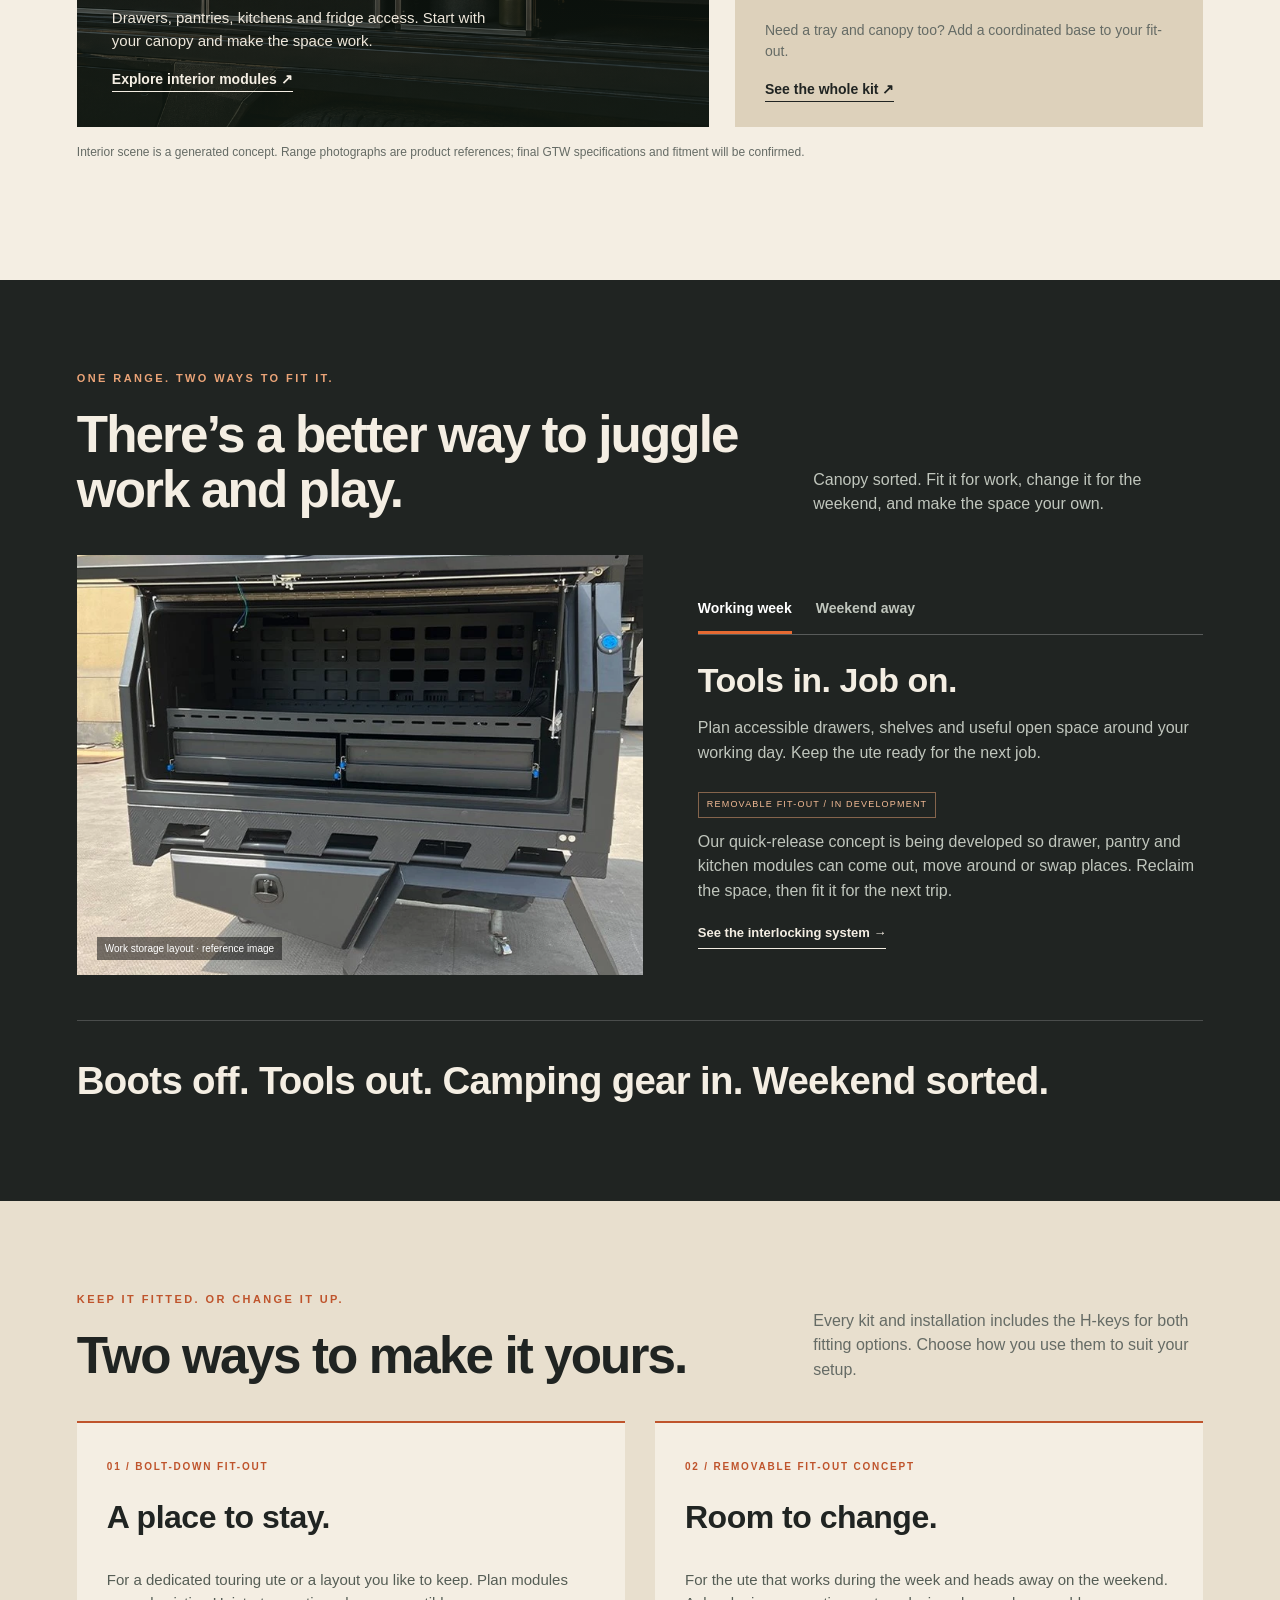
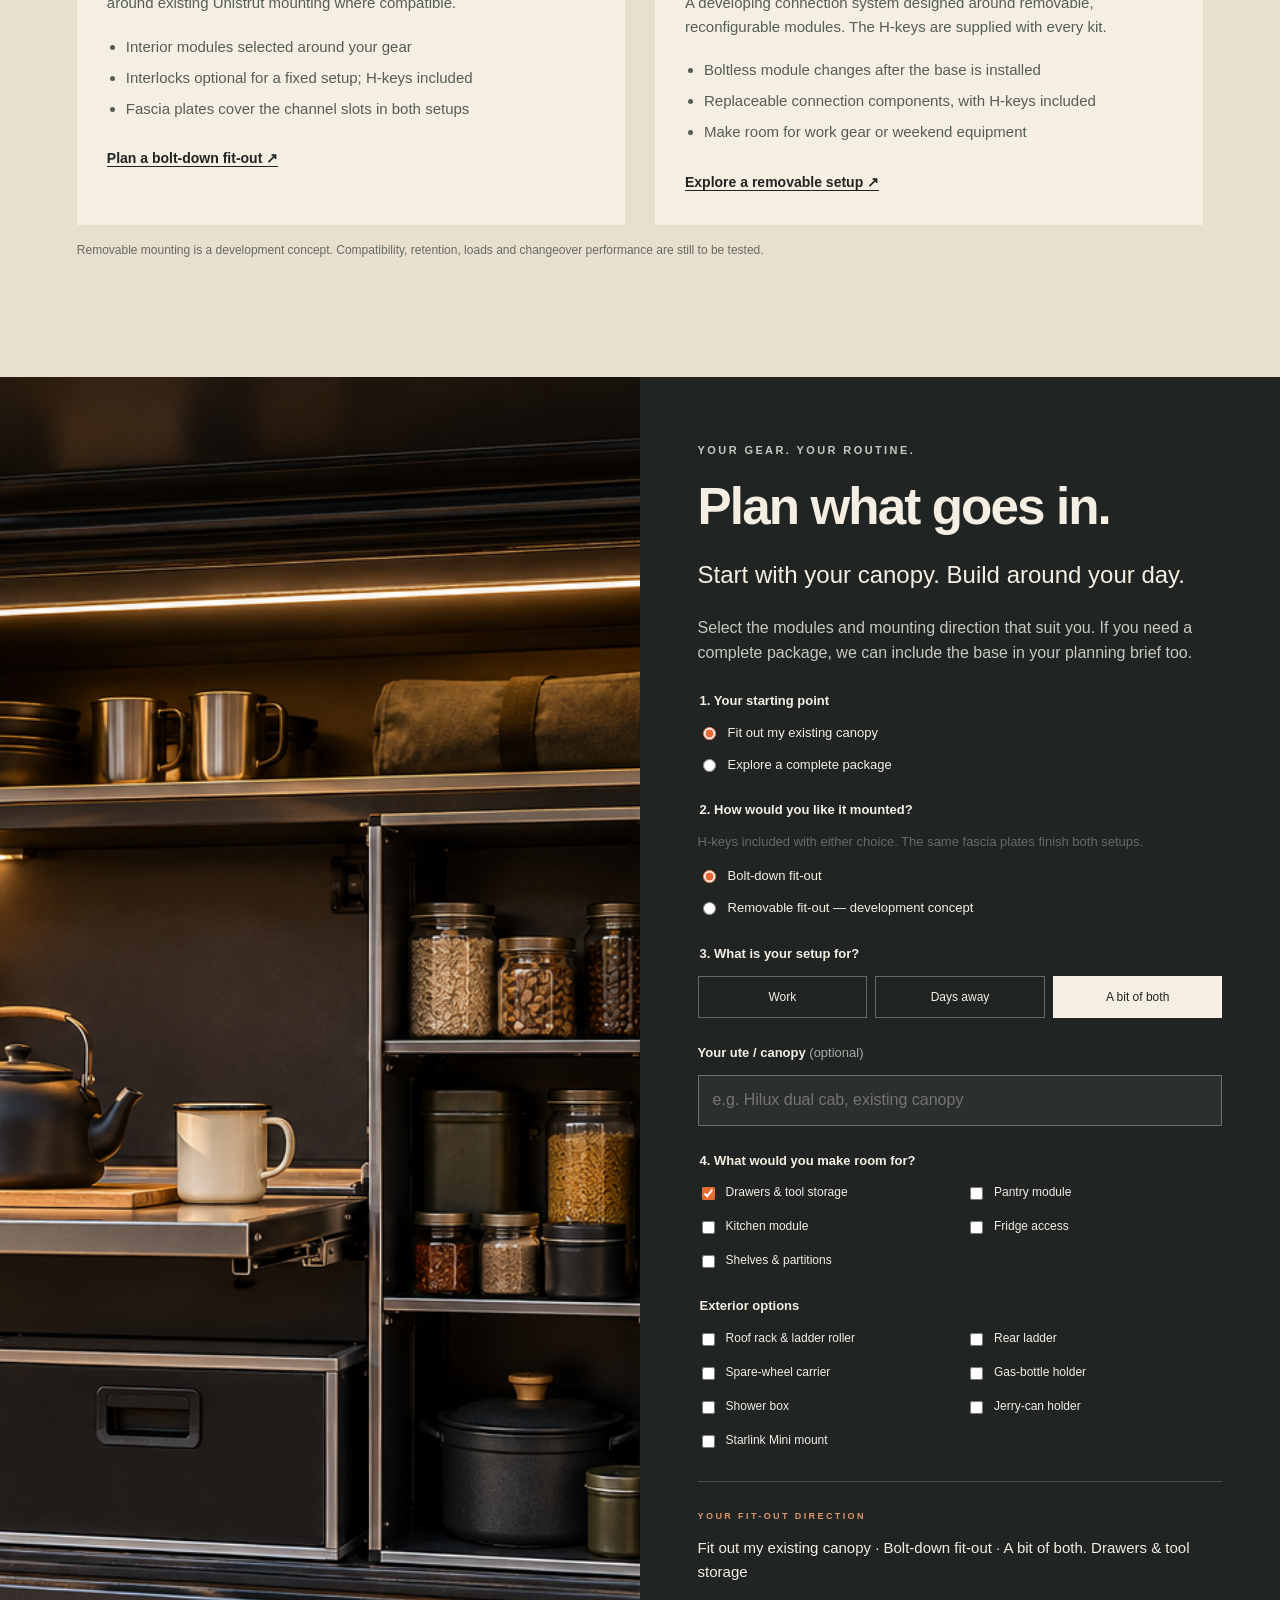
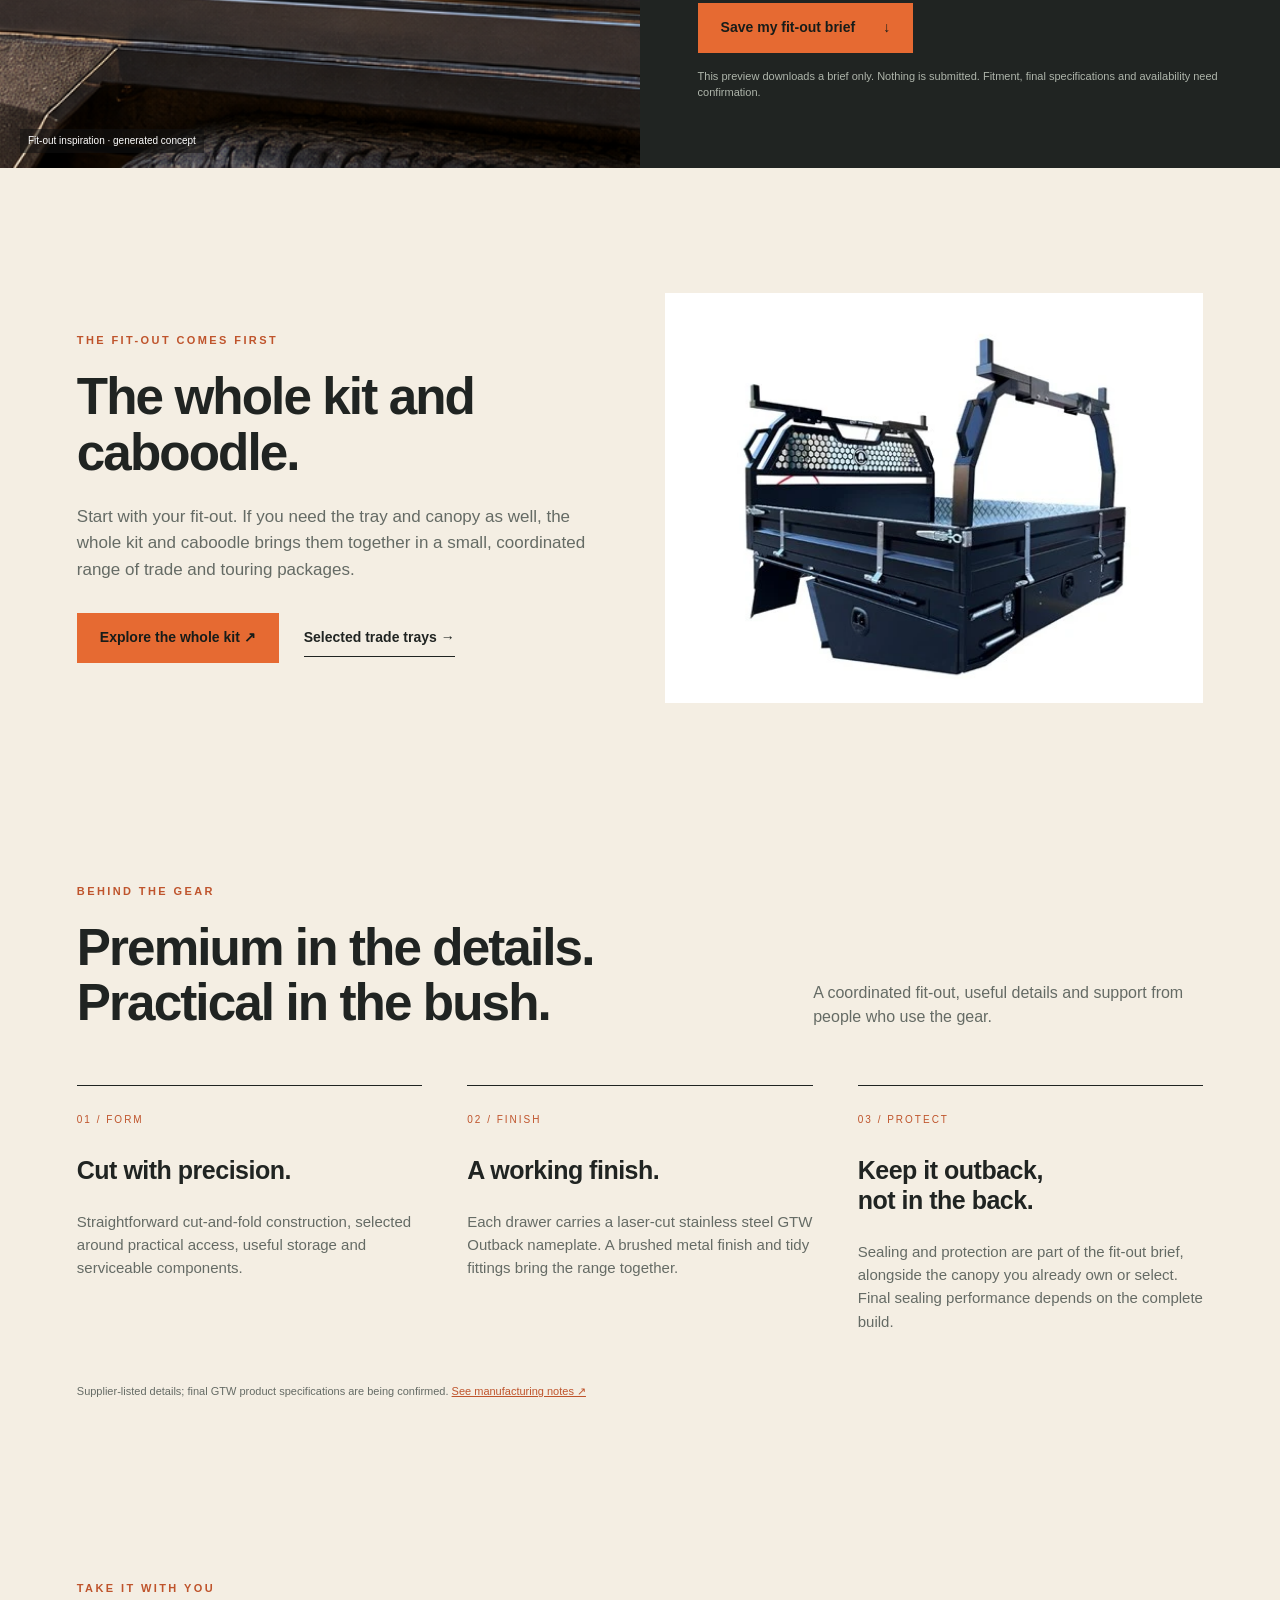
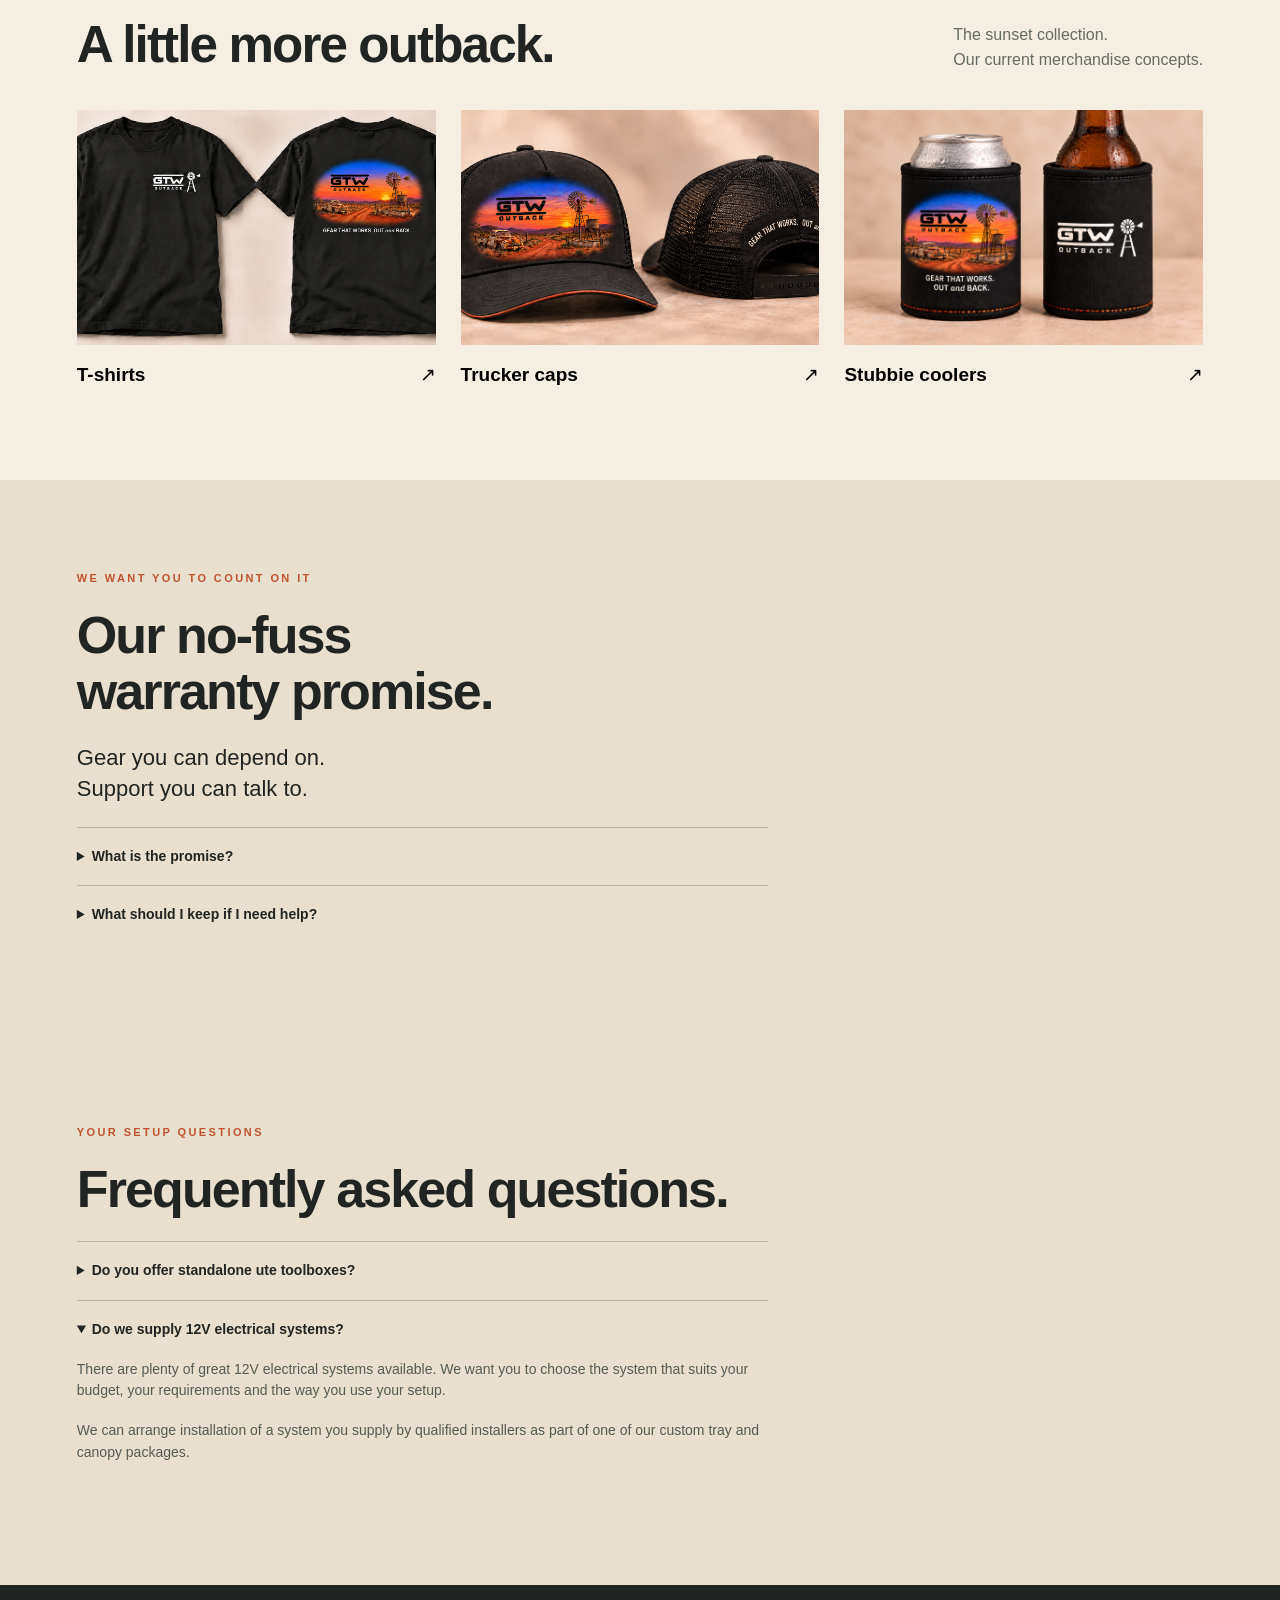
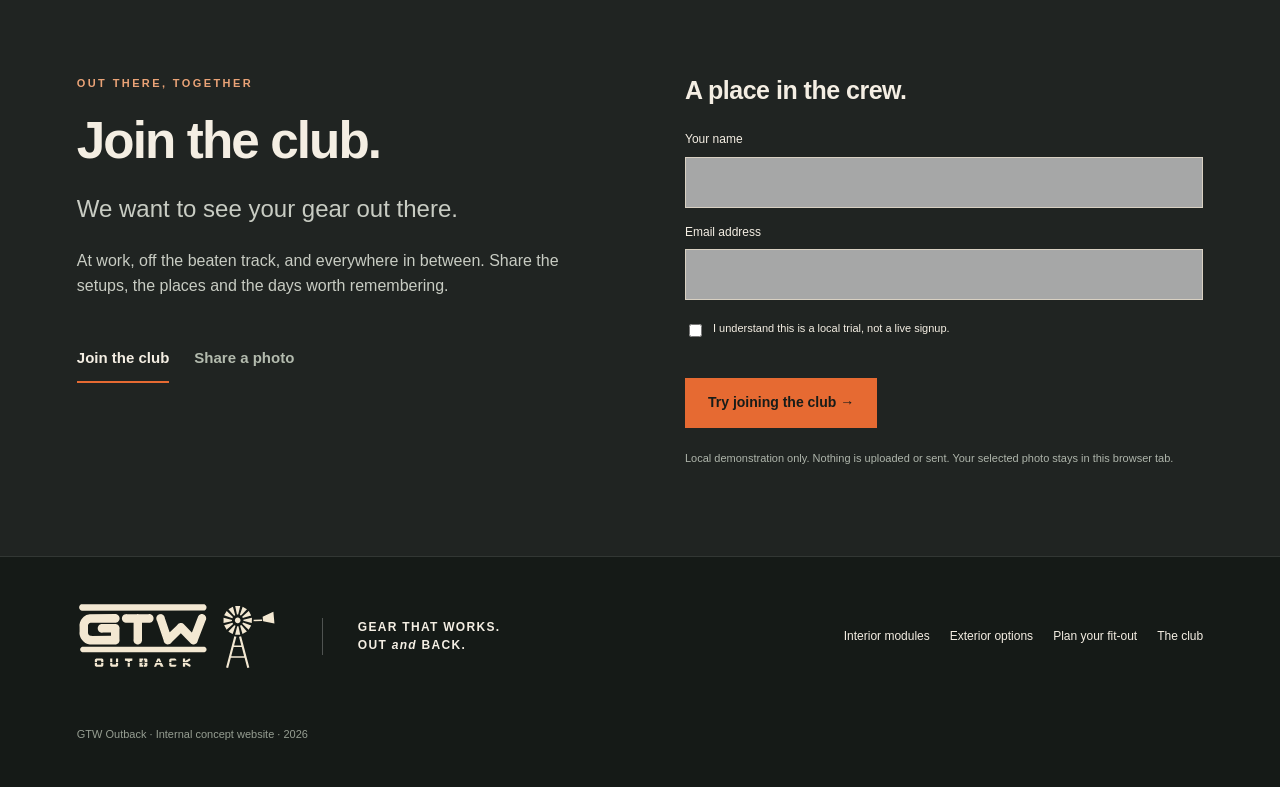
<file: gear.html>
<!doctype html><html lang="en-AU"><head><meta charset="UTF-8"><meta name="viewport" content="width=device-width,initial-scale=1"><meta name="description" content="Explore interior modules, exterior accessories, bolt-down and removable fit-out concepts, plus selected complete packages."><title>Canopy fit-outs for work and weekends | GTW Outback</title><link rel="stylesheet" href="style.css"></head><body class="gear-page fitout-page"><div class="trial-bar">DEVELOPMENT PREVIEW <span>Explore our fit-out direction. Products and removable mounting system are in development.</span></div>
<header><a class="brand" href="index.html" aria-label="GTW Outback home"><img src="assets/logo.svg" alt="GTW Outback"></a><button class="menu-toggle" aria-expanded="false" aria-controls="main-nav">Menu <span>☰</span></button><nav id="main-nav"><a href="system.html">The system</a><a href="interior.html">Inside</a><a href="exterior.html">Outside</a><a href="gear.html#work-weekend">Work to weekend</a><a href="packs.html">The whole kit</a><a href="our-story.html">Our story</a><a class="nav-cta" href="gear.html#your-way">Plan your fit-out ↗</a></nav></header><div class="range-navigation" role="navigation" aria-label="Product range"><a href="gear.html" aria-current="page">The fit-out</a><a href="interior.html">Interior modules</a><a href="exterior.html">Exterior options</a><a href="packs.html">The whole kit</a><a href="trays.html">Trade trays</a></div><main><section class="system-spotlight section" aria-labelledby="system-feature-title"><div class="system-spotlight-copy"><h1 id="system-feature-title">Great gear.<br>Better together.</h1><p>Modular kitchen and storage systems, quality tents and awnings, an easy-to-access shower and smart water and air systems — every component working together to make life on the road, or a weekend at the beach, easy and fun.</p><p>We’re bringing it together as one modular canopy system. Customise the canopy you already own, or build a complete setup. Start with one part, add more as you go, and rearrange the layout when your needs change.</p><a class="button orange" href="#range">Explore the range ↗</a></div><a class="system-product-image" href="gear.html" aria-label="Explore the complete canopy setup"><img src="assets/outback-hero-proportions-v11.webp" alt="GTW Outback canopy concept with rooftop tent, rear ladder and passenger-side awning on a white single-cab LandCruiser" loading="lazy"></a></section><section class="range section fitout-intro" id="range"><div class="section-head"><div><p class="eyebrow rust">GTW OUTBACK / CANOPY FIT-OUTS</p><h2>Your space.<br>Better put to use.</h2></div><p>Start with what goes inside and around your canopy. Choose a considered fit-out for the way you work, cook, carry and get away.</p></div><div class="fitout-directory">
<a class="fitout-feature" href="interior.html"><img src="assets/fitout-weekend-concept.png" alt="Concept canopy interior with drawers, pantry, fridge and cooking space" loading="lazy"><div><span class="eyebrow">01 / INSIDE</span><h2>A place for everything<br>you head out for.</h2><p>Drawers, pantries, kitchens and fridge access. Start with your canopy and make the space work.</p><span class="more">Explore interior modules ↗</span></div></a>
<div class="fitout-secondary"><a href="exterior.html"><img src="assets/ladder-roller-and-rack.webp" alt="Canopy roof rack and ladder roller reference" loading="lazy"><div><span class="eyebrow rust">02 / OUTSIDE</span><h3>Make the outside work harder.</h3><p>Racks, access, carriers and camp essentials, planned together.</p><span class="more">Explore exterior options ↗</span></div></a><a href="packs.html"><div><span class="eyebrow rust">03 / COMPLETE PACKS</span><h3>The whole kit<br>and caboodle.</h3><p>Need a tray and canopy too? Add a coordinated base to your fit-out.</p><span class="more">See the whole kit ↗</span></div></a></div></div>
<p class="catalogue-note">Interior scene is a generated concept. Range photographs are product references; final GTW specifications and fitment will be confirmed.</p></section><section class="work-weekend section" id="work-weekend"><div class="section-head"><div><p class="eyebrow">ONE RANGE. TWO WAYS TO FIT IT.</p><h2>There’s a better way to juggle<br>work and play.</h2></div><p>Canopy sorted. Fit it for work, change it for the weekend, and make the space your own.</p></div><div class="changeover-layout"><div class="changeover-visual"><img id="changeover-image" src="assets/two-drawer-system.webp" alt="Reference work storage layout with two drawers"><span id="changeover-caption" class="photo-caption">Work storage layout · reference image</span></div><div class="changeover-copy"><div class="mode-tabs" role="group" aria-label="Explore work and weekend layouts"><button class="active" type="button" data-mode="work" aria-pressed="true">Working week</button><button type="button" data-mode="weekend" aria-pressed="false">Weekend away</button></div><h3 id="changeover-title">Tools in. Job on.</h3><p id="changeover-description">Plan accessible drawers, shelves and useful open space around your working day. Keep the ute ready for the next job.</p><p class="concept-label">REMOVABLE FIT-OUT / IN DEVELOPMENT</p><p>Our quick-release concept is being developed so drawer, pantry and kitchen modules can come out, move around or swap places. Reclaim the space, then fit it for the next trip.</p><a class="hero-link" href="system.html">See the interlocking system →</a></div></div><p class="campaign-line">Boots off. Tools out. Camping gear in. Weekend sorted.</p></section>
<section class="mounting-section section" id="mounting"><div class="section-head"><div><p class="eyebrow rust">KEEP IT FITTED. OR CHANGE IT UP.</p><h2>Two ways to make it yours.</h2></div><p>Every kit and installation includes the H-keys for both fitting options. Choose how you use them to suit your setup.</p></div><div class="mounting-options"><article><span class="option-number">01 / BOLT-DOWN FIT-OUT</span><h3>A place to stay.</h3><p>For a dedicated touring ute or a layout you like to keep. Plan modules around existing Unistrut mounting where compatible.</p><ul><li>Interior modules selected around your gear</li><li>Interlocks optional for a fixed setup; H-keys included</li><li>Fascia plates cover the channel slots in both setups</li></ul><a href="#your-way" data-mount="Bolt-down fit-out">Plan a bolt-down fit-out ↗</a></article><article><span class="option-number">02 / REMOVABLE FIT-OUT CONCEPT</span><h3>Room to change.</h3><p>For the ute that works during the week and heads away on the weekend. A developing connection system designed around removable, reconfigurable modules. The H-keys are supplied with every kit.</p><ul><li>Boltless module changes after the base is installed</li><li>Replaceable connection components, with H-keys included</li><li>Make room for work gear or weekend equipment</li></ul><a href="#your-way" data-mount="Removable fit-out concept">Explore a removable setup ↗</a></article></div><p class="catalogue-note">Removable mounting is a development concept. Compatibility, retention, loads and changeover performance are still to be tested.</p></section><!-- Mounting choices appear above -->
<section class="your-way" id="your-way"><div class="setup-photo"><img src="assets/fitout-weekend-concept.png" alt="Concept canopy fit-out with a pantry, drawers and fridge" loading="lazy"><span class="photo-caption">Fit-out inspiration · generated concept</span></div><div class="setup-content"><p class="eyebrow">YOUR GEAR. YOUR ROUTINE.</p><h2>Plan what goes in.</h2><p class="lead">Start with your canopy. Build around your day.</p><p>Select the modules and mounting direction that suit you. If you need a complete package, we can include the base in your planning brief too.</p><form id="setup-form"><fieldset><legend>1. Your starting point</legend><div class="base-choices"><label><input type="radio" name="ownership" value="yours" checked>Fit out my existing canopy</label><label><input type="radio" name="ownership" value="ours">Explore a complete package</label></div></fieldset><fieldset id="new-base-options" hidden disabled><legend>Complete package direction</legend><div class="base-choices"><label><input type="radio" name="base" value="Trade tray package">Trade tray package</label><label><input type="radio" name="base" value="Touring fit-out package">Touring fit-out package</label><label><input type="radio" name="base" value="Work-to-weekend concept package">Work-to-weekend concept package</label></div></fieldset><fieldset><legend>2. How would you like it mounted?</legend><p class="mounting-inclusion">H-keys included with either choice. The same fascia plates finish both setups.</p><div class="base-choices"><label><input type="radio" name="mounting" value="Bolt-down fit-out" checked>Bolt-down fit-out</label><label><input type="radio" name="mounting" value="Removable fit-out concept">Removable fit-out — development concept</label></div></fieldset><fieldset><legend>3. What is your setup for?</legend><div class="choice-row"><label><input type="radio" name="use" value="Work"><span>Work</span></label><label><input type="radio" name="use" value="Days away"><span>Days away</span></label><label><input type="radio" name="use" value="A bit of both" checked><span>A bit of both</span></label></div></fieldset><label class="field-label" for="vehicle">Your ute / canopy <span>(optional)</span></label><input id="vehicle" maxlength="100" placeholder="e.g. Hilux dual cab, existing canopy"><fieldset><legend>4. What would you make room for?</legend><div class="module-options"><label><input type="checkbox" name="module" value="Drawers & tool storage" checked>Drawers & tool storage</label><label><input type="checkbox" name="module" value="Pantry module">Pantry module</label><label><input type="checkbox" name="module" value="Kitchen module">Kitchen module</label><label><input type="checkbox" name="module" value="Fridge access">Fridge access</label><label><input type="checkbox" name="module" value="Shelves & partitions">Shelves & partitions</label></div></fieldset><fieldset><legend>Exterior options</legend><div class="module-options"><label><input type="checkbox" name="module" value="Roof rack & ladder roller">Roof rack & ladder roller</label><label><input type="checkbox" name="module" value="Rear ladder">Rear ladder</label><label><input type="checkbox" name="module" value="Spare-wheel carrier">Spare-wheel carrier</label><label><input type="checkbox" name="module" value="Gas-bottle holder">Gas-bottle holder</label><label><input type="checkbox" name="module" value="Shower box">Shower box</label><label><input type="checkbox" name="module" value="Jerry-can holder">Jerry-can holder</label><label><input type="checkbox" name="module" value="Starlink Mini mount">Starlink Mini mount</label></div></fieldset><div class="brief"><span class="eyebrow">YOUR FIT-OUT DIRECTION</span><p id="setup-summary" aria-live="polite"></p></div><button class="button orange" type="submit">Save my fit-out brief <span>↓</span></button><small>This preview downloads a brief only. Nothing is submitted. Fitment, final specifications and availability need confirmation.</small><p class="form-status" id="setup-status" role="status"></p></form></div></section><section class="complete-teaser section" id="new-setup"><div><p class="eyebrow rust">THE FIT-OUT COMES FIRST</p><h2>The whole kit and caboodle.</h2><p>Start with your fit-out. If you need the tray and canopy as well, the whole kit and caboodle brings them together in a small, coordinated range of trade and touring packages.</p><div class="actions"><a class="button orange" href="packs.html">Explore the whole kit ↗</a><a class="hero-link" href="trays.html">Selected trade trays →</a></div></div><img src="assets/trade-tray-rack.webp" alt="Black trade tray reference with headboard rack and under-tray storage" loading="lazy"></section><section class="craft section" id="build"><div class="section-head"><div><p class="eyebrow rust">BEHIND THE GEAR</p><h2>Premium in the details.<br>Practical in the bush.</h2></div><p>A coordinated fit-out, useful details and support from people who use the gear.</p></div><div class="craft-grid"><article><span>01 / FORM</span><h3>Cut with precision.</h3><p>Straightforward cut-and-fold construction, selected around practical access, useful storage and serviceable components.</p></article><article><span>02 / FINISH</span><h3>A working finish.</h3><p>Each drawer carries a laser-cut stainless steel GTW Outback nameplate. A brushed metal finish and tidy fittings bring the range together.</p></article><article><span>03 / PROTECT</span><h3>Keep it outback,<br>not in the back.</h3><p>Sealing and protection are part of the fit-out brief, alongside the canopy you already own or select. Final sealing performance depends on the complete build.</p></article></div><p class="source-line">Supplier-listed details; final GTW product specifications are being confirmed. <button class="text-button" id="build-sources">See manufacturing notes ↗</button></p></section>

<section class="merch section" id="merch"><div class="section-head"><div><p class="eyebrow rust">TAKE IT WITH YOU</p><h2>A little more outback.</h2></div><p>The sunset collection.<br>Our current merchandise concepts.</p></div><div class="merch-grid"><button data-merch="T-shirts"><img src="assets/tshirts.png" alt="GTW Outback T-shirt front and back concept" loading="lazy"><span>T-shirts <b>↗</b></span></button><button data-merch="Trucker caps"><img src="assets/caps.png" alt="Trucker cap concept with rear slogan" loading="lazy"><span>Trucker caps <b>↗</b></span></button><button data-merch="Stubbie coolers"><img src="assets/coolers.png" alt="GTW Outback stubbie cooler concept" loading="lazy"><span>Stubbie coolers <b>↗</b></span></button></div></section>
<section class="warranty section" id="warranty"><p class="eyebrow rust">WE WANT YOU TO COUNT ON IT</p><h2>Our no-fuss<br>warranty promise.</h2><p class="lead">Gear you can depend on.<br>Support you can talk to.</p><details><summary>What is the promise?</summary><p>Our direction is straightforward support when something goes wrong. The warranty’s coverage, process and replacement terms are still being developed for launch.</p><p>This local trial does not offer a final warranty policy.</p></details><details><summary>What should I keep if I need help?</summary><p>Your purchase details, product information and a few clear photos are a useful starting point for a support conversation.</p></details></section>
<section class="warranty section" id="faq" aria-labelledby="faq-title"><p class="eyebrow rust">YOUR SETUP QUESTIONS</p><h2 id="faq-title">Frequently asked questions.</h2><details><summary>Do you offer standalone ute toolboxes?</summary><p>Our focus is modular canopy interiors and exterior fit-out options, supported by a small range of complete packages. We do not offer standalone ute toolboxes.</p></details><details open><summary>Do we supply 12V electrical systems?</summary><p>There are plenty of great 12V electrical systems available. We want you to choose the system that suits your budget, your requirements and the way you use your setup.</p><p>We can arrange installation of a system you supply by qualified installers as part of one of our custom tray and canopy packages.</p></details></section>
<section class="club section" id="club"><div><p class="eyebrow">OUT THERE, TOGETHER</p><h2>Join the club.</h2><p class="lead">We want to see your gear out there.</p><p>At work, off the beaten track, and everywhere in between. Share the setups, the places and the days worth remembering.</p><div class="club-tabs" role="group" aria-label="Club action"><button class="active" id="join-tab" aria-pressed="true">Join the club</button><button id="photo-tab" aria-pressed="false">Share a photo</button></div></div><div class="club-form-wrap"><form id="club-form"><h3>A place in the crew.</h3><label for="club-name">Your name</label><input id="club-name" required maxlength="80" autocomplete="given-name"><label for="club-email">Email address</label><input id="club-email" type="email" required autocomplete="email"><label class="check"><input type="checkbox" required>I understand this is a local trial, not a live signup.</label><button class="button orange">Try joining the club →</button><p id="club-status" role="status"></p></form><form id="photo-form" hidden><h3>Show us your setup.</h3><label for="photo-file">Choose a photo</label><input type="file" id="photo-file" accept="image/jpeg,image/png,image/webp" required><img id="photo-preview" alt="Your selected photo preview" hidden><label for="photo-caption">Where has your gear taken you?</label><input id="photo-caption" maxlength="180" placeholder="A place, a job, a story…"><button class="button orange">Preview my contribution →</button><p id="photo-status" role="status"></p></form><small>Local demonstration only. Nothing is uploaded or sent. Your selected photo stays in this browser tab.</small></div></section>
</main><footer><img src="assets/logo.svg" alt="GTW Outback"><p>GEAR THAT WORKS.<br>OUT <em>and</em> BACK.</p><div><a href="interior.html">Interior modules</a><a href="exterior.html">Exterior options</a><a href="gear.html#your-way">Plan your fit-out</a><a href="gear.html#club">The club</a></div><small>GTW Outback · Internal concept website · 2026</small></footer><dialog id="product-dialog"><button class="close-dialog" aria-label="Close details">×</button><div id="dialog-content"></div></dialog><script src="range-data.js"></script><script src="app.js"></script><script src="fitout.js"></script></body></html>
</file>
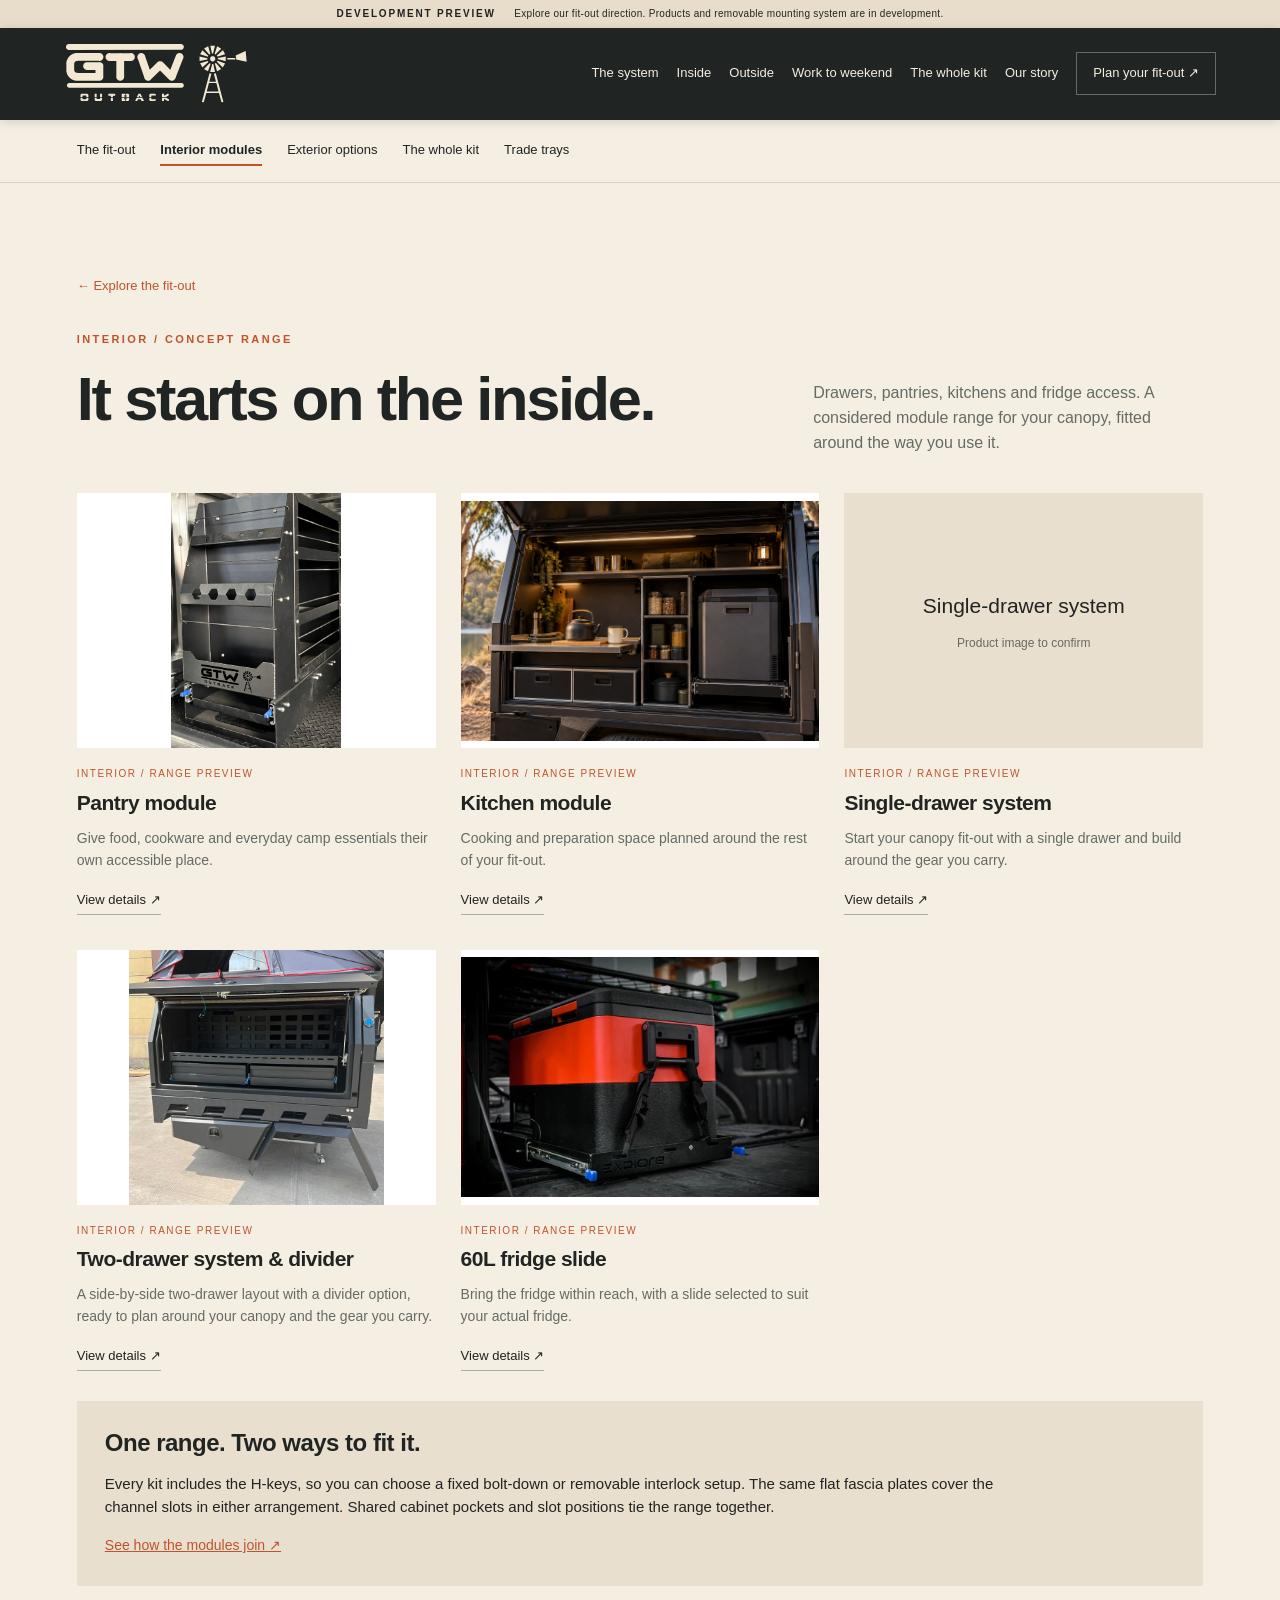
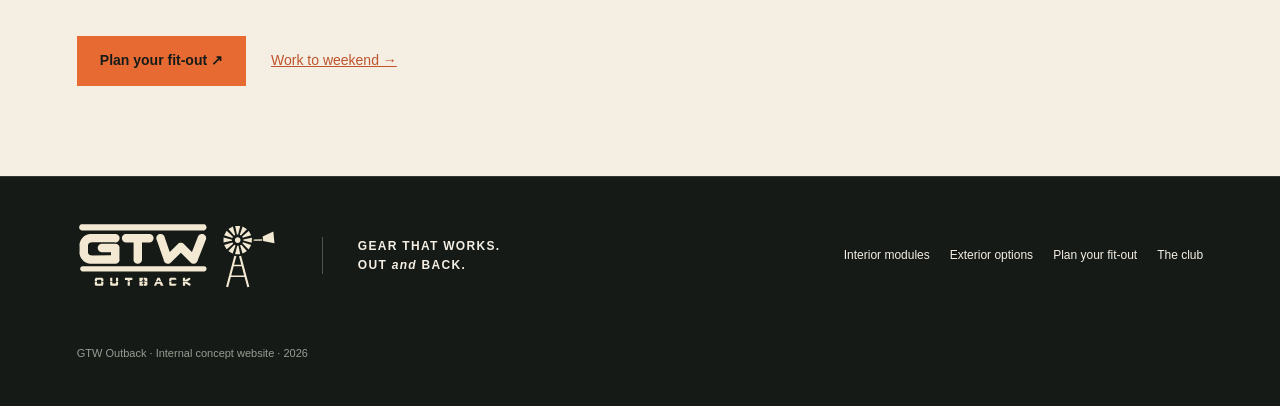
<file: interior.html>
<!doctype html><html lang="en-AU"><head><meta charset="UTF-8"><meta name="viewport" content="width=device-width,initial-scale=1"><meta name="description" content="Drawers, pantries, kitchens and fridge access. A considered module range for your canopy, fitted around the way you use it."><title>It starts on the inside. | GTW Outback</title><link rel="stylesheet" href="style.css"></head><body data-range="Interior"><div class="trial-bar">DEVELOPMENT PREVIEW <span>Explore our fit-out direction. Products and removable mounting system are in development.</span></div>
<header><a class="brand" href="index.html" aria-label="GTW Outback home"><img src="assets/logo.svg" alt="GTW Outback"></a><button class="menu-toggle" aria-expanded="false" aria-controls="main-nav">Menu <span>☰</span></button><nav id="main-nav"><a href="system.html">The system</a><a href="interior.html">Inside</a><a href="exterior.html">Outside</a><a href="gear.html#work-weekend">Work to weekend</a><a href="packs.html">The whole kit</a><a href="our-story.html">Our story</a><a class="nav-cta" href="gear.html#your-way">Plan your fit-out ↗</a></nav></header><div class="range-navigation" role="navigation" aria-label="Product range"><a href="gear.html">The fit-out</a><a href="interior.html" aria-current="page">Interior modules</a><a href="exterior.html">Exterior options</a><a href="packs.html">The whole kit</a><a href="trays.html">Trade trays</a></div><main><section class="section range-page"><a class="range-back" href="gear.html">← Explore the fit-out</a><div class="section-head"><div><p class="eyebrow rust">INTERIOR / CONCEPT RANGE</p><h1>It starts on the inside.</h1></div><p>Drawers, pantries, kitchens and fridge access. A considered module range for your canopy, fitted around the way you use it.</p></div><div class="product-grid" id="range-grid"></div><div class="range-callout"><h3>One range. Two ways to fit it.</h3><p>Every kit includes the H-keys, so you can choose a fixed bolt-down or removable interlock setup. The same flat fascia plates cover the channel slots in either arrangement. Shared cabinet pockets and slot positions tie the range together.</p><a href="system.html">See how the modules join ↗</a></div><div class="range-next"><a class="button orange" href="gear.html#your-way">Plan your fit-out ↗</a><a href="gear.html#work-weekend">Work to weekend →</a></div></section></main><footer><img src="assets/logo.svg" alt="GTW Outback"><p>GEAR THAT WORKS.<br>OUT <em>and</em> BACK.</p><div><a href="interior.html">Interior modules</a><a href="exterior.html">Exterior options</a><a href="gear.html#your-way">Plan your fit-out</a><a href="gear.html#club">The club</a></div><small>GTW Outback · Internal concept website · 2026</small></footer><dialog id="range-dialog"><button class="close-dialog" aria-label="Close details">×</button><div id="range-detail"></div></dialog><script src="range-data.js"></script><script src="range.js"></script></body></html>
</file>
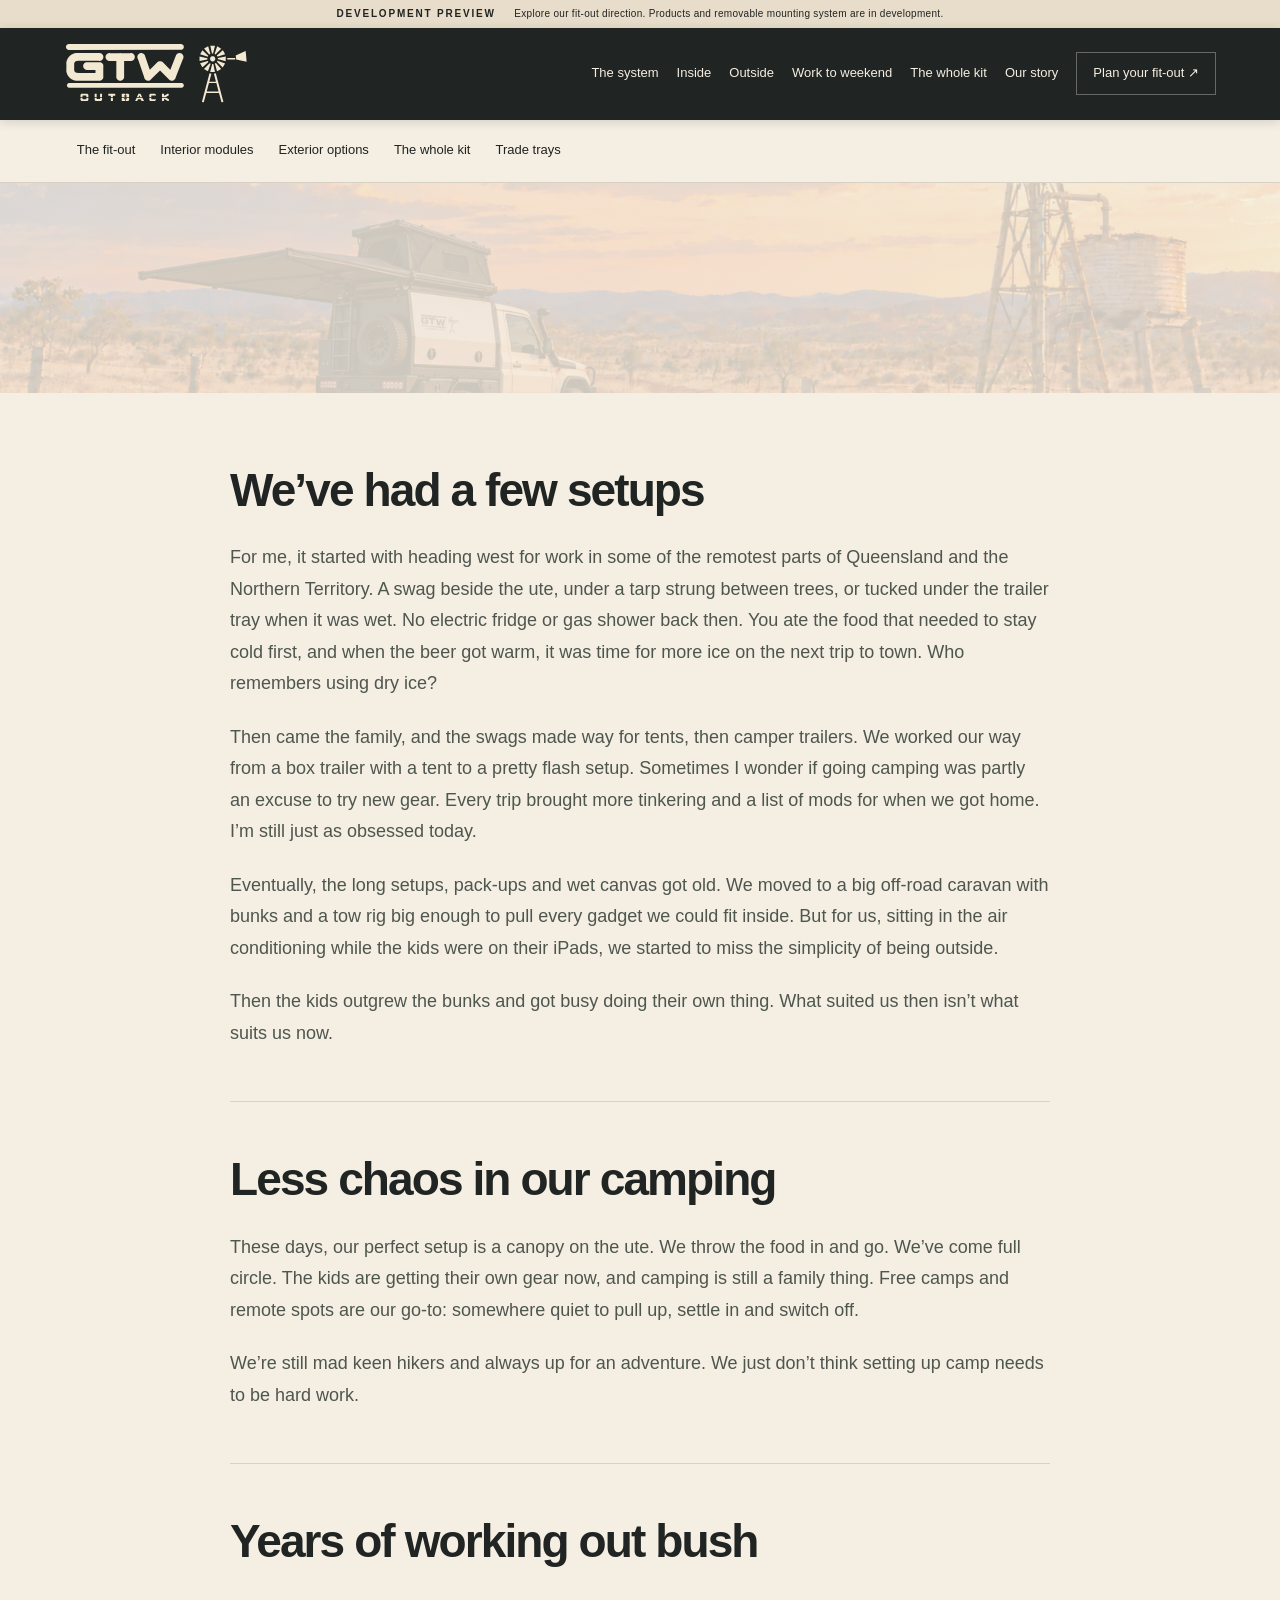
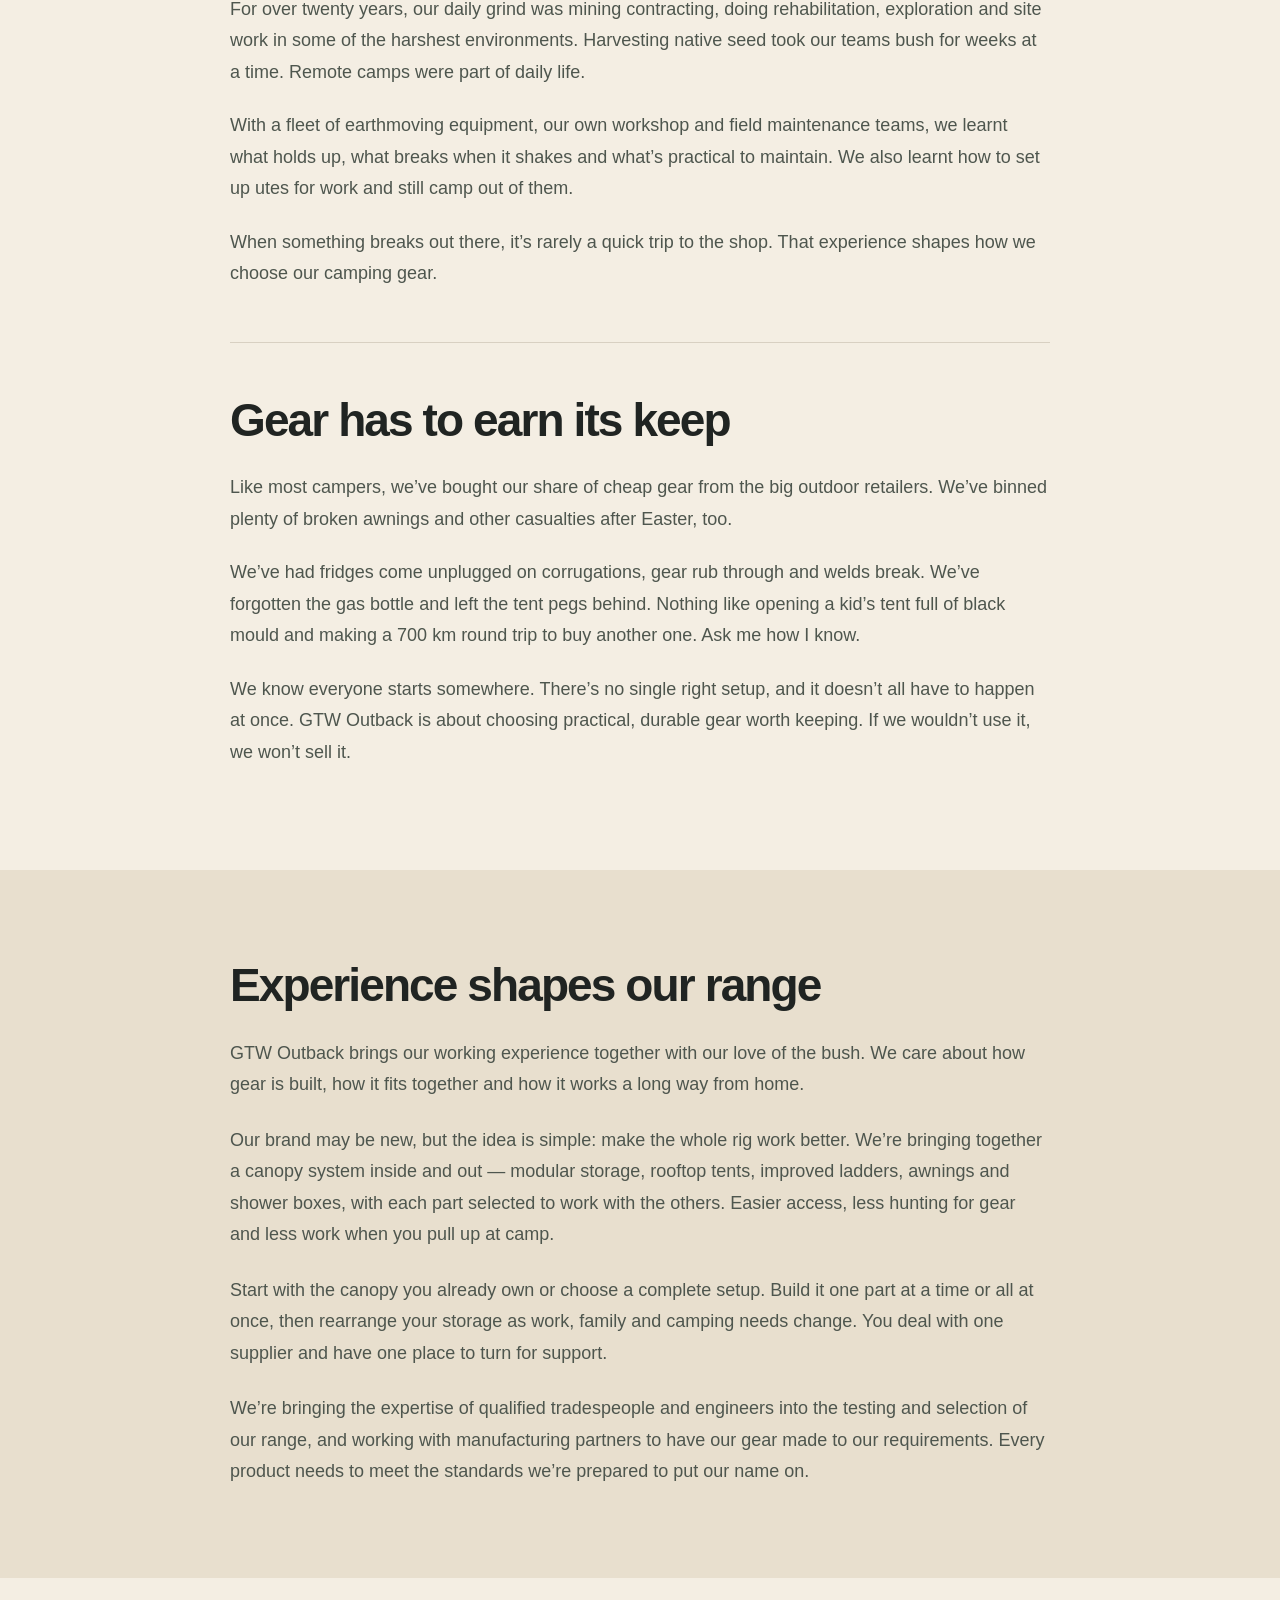
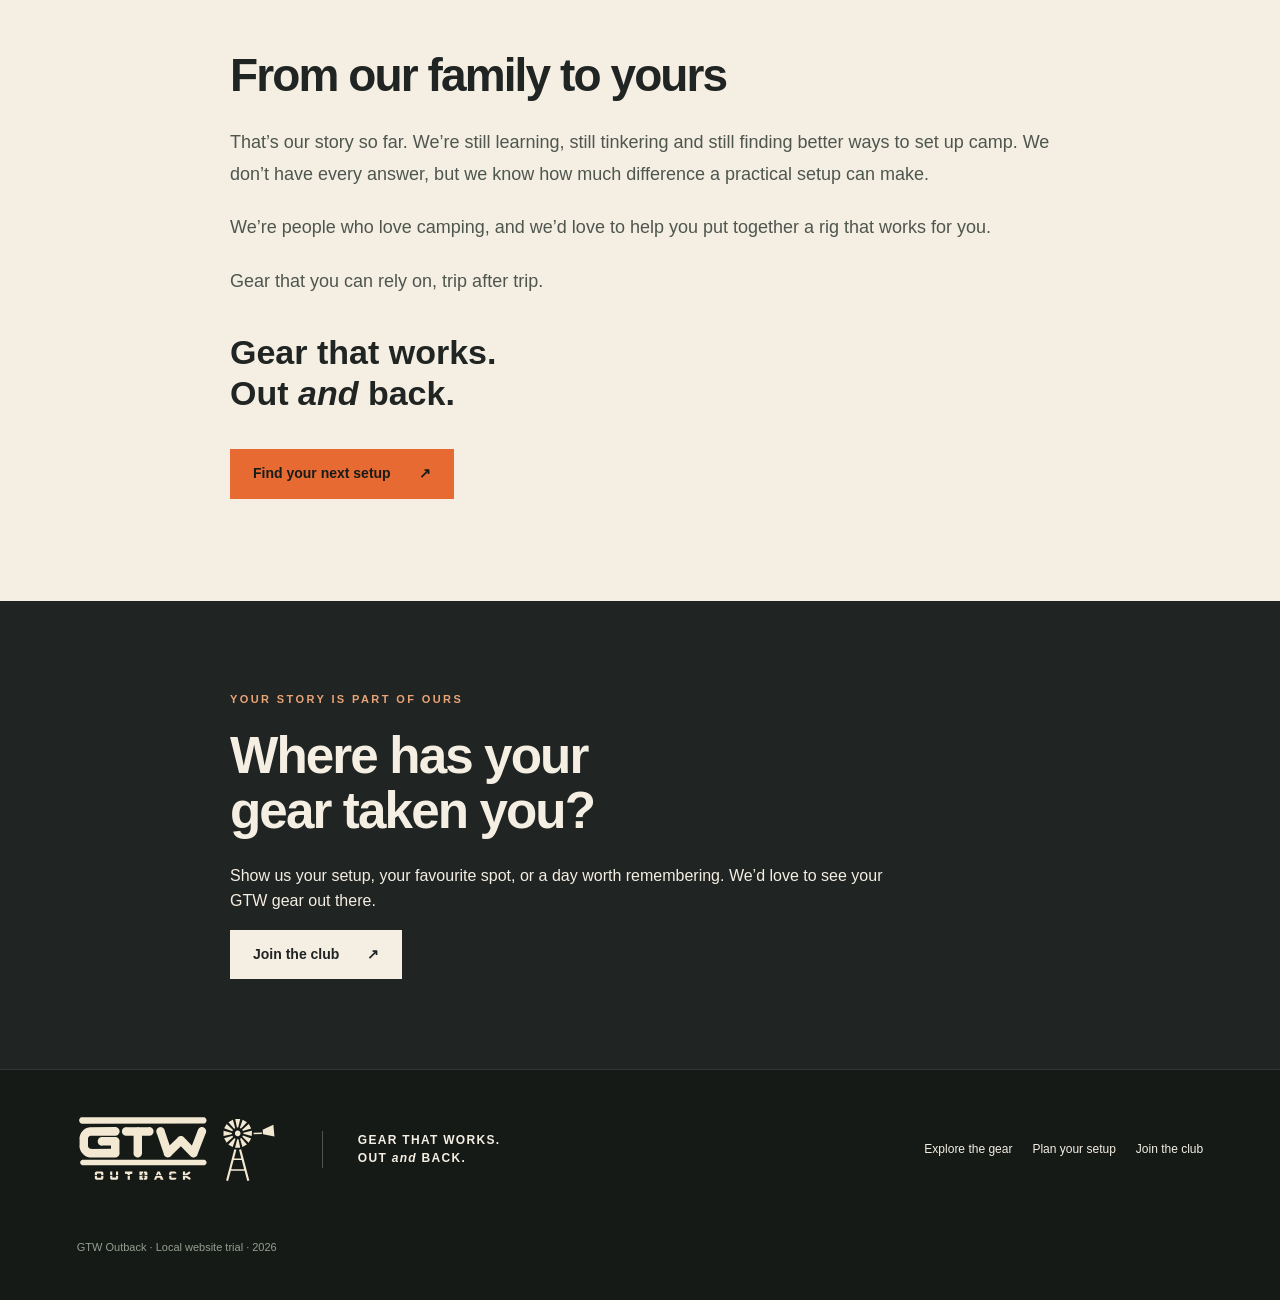
<file: our-story.html>
<!doctype html>
<html lang="en-AU"><head><meta charset="UTF-8"><meta name="viewport" content="width=device-width, initial-scale=1"><title>Our story | GTW Outback</title><meta name="description" content="A lifetime of camping, a simpler setup, and gear that earns its place. The story behind GTW Outback."><link rel="stylesheet" href="style.css?v=20261028-kitchen"></head><body>
<div class="trial-bar">DEVELOPMENT PREVIEW <span>Explore our fit-out direction. Products and removable mounting system are in development.</span></div>
<header><a class="brand" href="index.html" aria-label="GTW Outback home"><img src="assets/logo.svg" alt="GTW Outback"></a><button class="menu-toggle" aria-expanded="false" aria-controls="main-nav">Menu <span>☰</span></button><nav id="main-nav"><a href="system.html">The system</a><a href="interior.html">Inside</a><a href="exterior.html">Outside</a><a href="gear.html#work-weekend">Work to weekend</a><a href="packs.html">The whole kit</a><a href="our-story.html">Our story</a><a class="nav-cta" href="gear.html#your-way">Plan your fit-out ↗</a></nav></header><div class="range-navigation" role="navigation" aria-label="Product range"><a href="gear.html">The fit-out</a><a href="interior.html">Interior modules</a><a href="exterior.html">Exterior options</a><a href="packs.html">The whole kit</a><a href="trays.html">Trade trays</a></div>
<main>
<h1 class="sr-only">Our story</h1>
<div class="story-landscape" role="img" aria-label="A white single-cab LandCruiser with GTW Outback canopy, rooftop tent, rear ladder and passenger-side awning beside an outback windmill"></div>
<article class="story-article section"><div class="story-chapter"><h2>We’ve had a few setups</h2><div><p>For me, it started with heading west for work in some of the remotest parts of Queensland and the Northern Territory. A swag beside the ute, under a tarp strung between trees, or tucked under the trailer tray when it was wet. No electric fridge or gas shower back then. You ate the food that needed to stay cold first, and when the beer got warm, it was time for more ice on the next trip to town. Who remembers using dry ice?</p><p>Then came the family, and the swags made way for tents, then camper trailers. We worked our way from a box trailer with a tent to a pretty flash setup. Sometimes I wonder if going camping was partly an excuse to try new gear. Every trip brought more tinkering and a list of mods for when we got home. I’m still just as obsessed today.</p><p>Eventually, the long setups, pack-ups and wet canvas got old. We moved to a big off-road caravan with bunks and a tow rig big enough to pull every gadget we could fit inside. But for us, sitting in the air conditioning while the kids were on their iPads, we started to miss the simplicity of being outside.</p><p>Then the kids outgrew the bunks and got busy doing their own thing. What suited us then isn’t what suits us now.</p></div></div><div class="story-chapter"><h2>Less chaos in our camping</h2><div><p>These days, our perfect setup is a canopy on the ute. We throw the food in and go. We’ve come full circle. The kids are getting their own gear now, and camping is still a family thing. Free camps and remote spots are our go-to: somewhere quiet to pull up, settle in and switch off.</p><p>We’re still mad keen hikers and always up for an adventure. We just don’t think setting up camp needs to be hard work.</p></div></div><div class="story-chapter"><h2>Years of working out bush</h2><div><p>For over twenty years, our daily grind was mining contracting, doing rehabilitation, exploration and site work in some of the harshest environments. Harvesting native seed took our teams bush for weeks at a time. Remote camps were part of daily life.</p><p>With a fleet of earthmoving equipment, our own workshop and field maintenance teams, we learnt what holds up, what breaks when it shakes and what’s practical to maintain. We also learnt how to set up utes for work and still camp out of them.</p><p>When something breaks out there, it’s rarely a quick trip to the shop. That experience shapes how we choose our camping gear.</p></div></div><div class="story-chapter"><h2>Gear has to earn its keep</h2><div><p>Like most campers, we’ve bought our share of cheap gear from the big outdoor retailers. We’ve binned plenty of broken awnings and other casualties after Easter, too.</p><p>We’ve had fridges come unplugged on corrugations, gear rub through and welds break. We’ve forgotten the gas bottle and left the tent pegs behind. Nothing like opening a kid’s tent full of black mould and making a 700 km round trip to buy another one. Ask me how I know.</p><p>We know everyone starts somewhere. There’s no single right setup, and it doesn’t all have to happen at once. GTW Outback is about choosing practical, durable gear worth keeping. If we wouldn’t use it, we won’t sell it.</p></div></div></article>
<section class="experience-panel section" id="experience" aria-labelledby="experience-title"><h2 id="experience-title">Experience shapes our range</h2><div><p>GTW Outback brings our working experience together with our love of the bush. We care about how gear is built, how it fits together and how it works a long way from home.</p><p>Our brand may be new, but the idea is simple: make the whole rig work better. We’re bringing together a canopy system inside and out — modular storage, rooftop tents, improved ladders, awnings and shower boxes, with each part selected to work with the others. Easier access, less hunting for gear and less work when you pull up at camp.</p><p>Start with the canopy you already own or choose a complete setup. Build it one part at a time or all at once, then rearrange your storage as work, family and camping needs change. You deal with one supplier and have one place to turn for support.</p><p>We’re bringing the expertise of qualified tradespeople and engineers into the testing and selection of our range, and working with manufacturing partners to have our gear made to our requirements. Every product needs to meet the standards we’re prepared to put our name on.</p></div></section>
<article class="story-article section"><div class="story-chapter"><h2>From our family to yours</h2><div><p>That’s our story so far. We’re still learning, still tinkering and still finding better ways to set up camp. We don’t have every answer, but we know how much difference a practical setup can make.</p><p>We’re people who love camping, and we’d love to help you put together a rig that works for you.</p><p>Gear that you can rely on, trip after trip.</p><p class="article-signoff">Gear that works.<br>Out <em>and</em> back.</p><a class="button orange" href="gear.html#range">Find your next setup <span>↗</span></a></div></div></article>
<section class="story-closing section"><div><p class="eyebrow">YOUR STORY IS PART OF OURS</p><h2>Where has your<br>gear taken you?</h2></div><div><p>Show us your setup, your favourite spot, or a day worth remembering. We’d love to see your GTW gear out there.</p><a class="button light" href="gear.html#club">Join the club <span>↗</span></a></div></section>
</main><footer><img src="assets/logo.svg" alt="GTW Outback"><p>GEAR THAT WORKS.<br>OUT <em>and</em> BACK.</p><div><a href="gear.html#range">Explore the gear</a><a href="gear.html#your-way">Plan your setup</a><a href="gear.html#club">Join the club</a></div><small>GTW Outback · Local website trial · 2026</small></footer>
<script>const toggle=document.querySelector('.menu-toggle'),nav=document.querySelector('#main-nav');toggle.addEventListener('click',()=>{const open=nav.classList.toggle('open');toggle.setAttribute('aria-expanded',open)});</script>
</body></html>
</file>
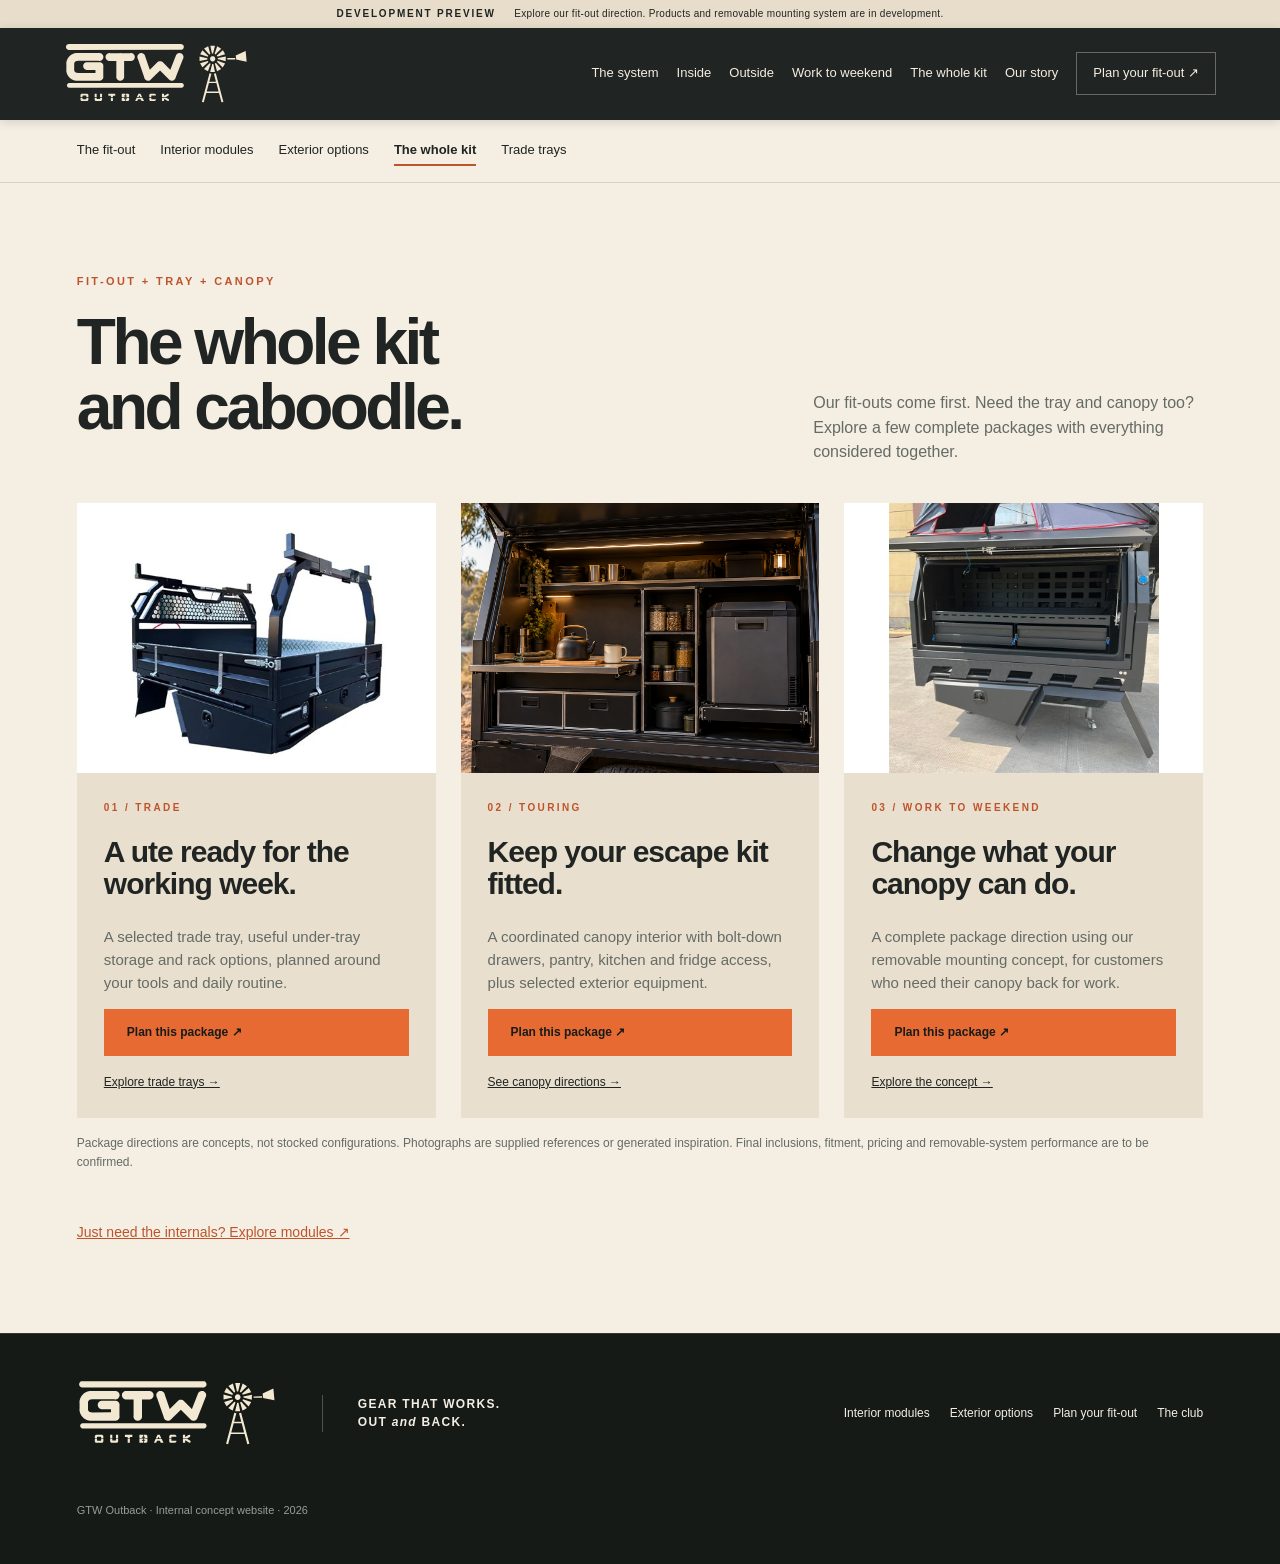
<file: packs.html>
<!doctype html><html lang="en-AU"><head><meta charset="UTF-8"><meta name="viewport" content="width=device-width,initial-scale=1"><meta name="description" content="A small range of coordinated trade and touring packages, alongside our main interior and exterior fit-out offer."><title>The whole kit and caboodle | GTW Outback</title><link rel="stylesheet" href="style.css"></head><body><div class="trial-bar">DEVELOPMENT PREVIEW <span>Explore our fit-out direction. Products and removable mounting system are in development.</span></div>
<header><a class="brand" href="index.html" aria-label="GTW Outback home"><img src="assets/logo.svg" alt="GTW Outback"></a><button class="menu-toggle" aria-expanded="false" aria-controls="main-nav">Menu <span>☰</span></button><nav id="main-nav"><a href="system.html">The system</a><a href="interior.html">Inside</a><a href="exterior.html">Outside</a><a href="gear.html#work-weekend">Work to weekend</a><a href="packs.html">The whole kit</a><a href="our-story.html">Our story</a><a class="nav-cta" href="gear.html#your-way">Plan your fit-out ↗</a></nav></header><div class="range-navigation" role="navigation" aria-label="Product range"><a href="gear.html">The fit-out</a><a href="interior.html">Interior modules</a><a href="exterior.html">Exterior options</a><a href="packs.html" aria-current="page">The whole kit</a><a href="trays.html">Trade trays</a></div><main><section class="section packs-page"><div class="section-head"><div><p class="eyebrow rust">FIT-OUT + TRAY + CANOPY</p><h1>The whole kit<br>and caboodle.</h1></div><p>Our fit-outs come first. Need the tray and canopy too? Explore a few complete packages with everything considered together.</p></div><div class="pack-grid"><article class="pack-card"><img src="assets/trade-tray-rack.webp" alt="A ute ready for the working week." loading="lazy"><div><p class="eyebrow rust">01 / TRADE</p><h2>A ute ready for the working week.</h2><p>A selected trade tray, useful under-tray storage and rack options, planned around your tools and daily routine.</p><a class="button orange" href="gear.html?pack=Trade%20tray%20package#your-way">Plan this package ↗</a><a class="pack-link" href="trays.html">Explore trade trays →</a></div></article><article class="pack-card"><img src="assets/fitout-weekend-concept.png" alt="Keep your escape kit fitted." loading="lazy"><div><p class="eyebrow rust">02 / TOURING</p><h2>Keep your escape kit fitted.</h2><p>A coordinated canopy interior with bolt-down drawers, pantry, kitchen and fridge access, plus selected exterior equipment.</p><a class="button orange" href="gear.html?pack=Touring%20fit-out%20package#your-way">Plan this package ↗</a><a class="pack-link" href="canopies.html">See canopy directions →</a></div></article><article class="pack-card"><img src="assets/two-drawer-system.webp" alt="Change what your canopy can do." loading="lazy"><div><p class="eyebrow rust">03 / WORK TO WEEKEND</p><h2>Change what your canopy can do.</h2><p>A complete package direction using our removable mounting concept, for customers who need their canopy back for work.</p><a class="button orange" href="gear.html?pack=Work-to-weekend%20concept%20package#your-way">Plan this package ↗</a><a class="pack-link" href="gear.html#work-weekend">Explore the concept →</a></div></article></div><p class="catalogue-note">Package directions are concepts, not stocked configurations. Photographs are supplied references or generated inspiration. Final inclusions, fitment, pricing and removable-system performance are to be confirmed.</p><div class="range-next"><a href="interior.html">Just need the internals? Explore modules ↗</a></div></section></main><footer><img src="assets/logo.svg" alt="GTW Outback"><p>GEAR THAT WORKS.<br>OUT <em>and</em> BACK.</p><div><a href="interior.html">Interior modules</a><a href="exterior.html">Exterior options</a><a href="gear.html#your-way">Plan your fit-out</a><a href="gear.html#club">The club</a></div><small>GTW Outback · Internal concept website · 2026</small></footer><script src="home.js"></script></body></html>
</file>
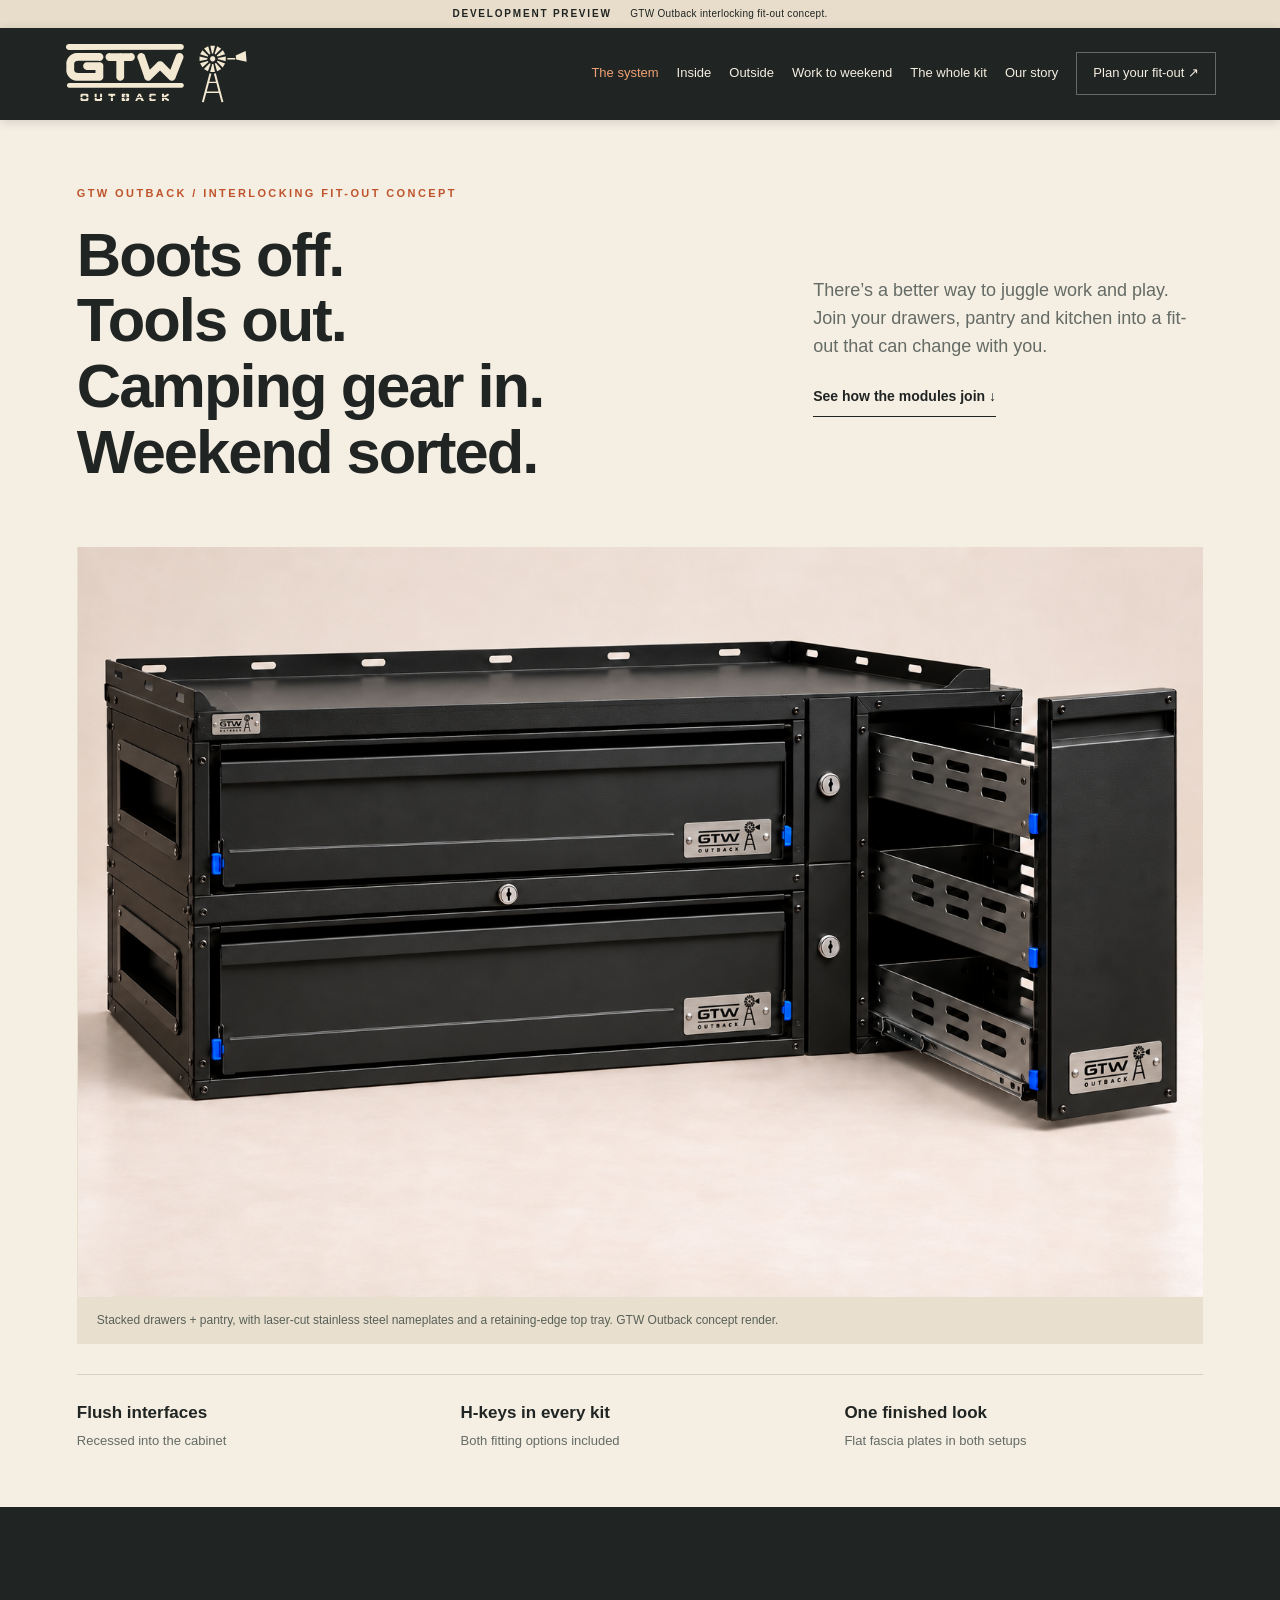
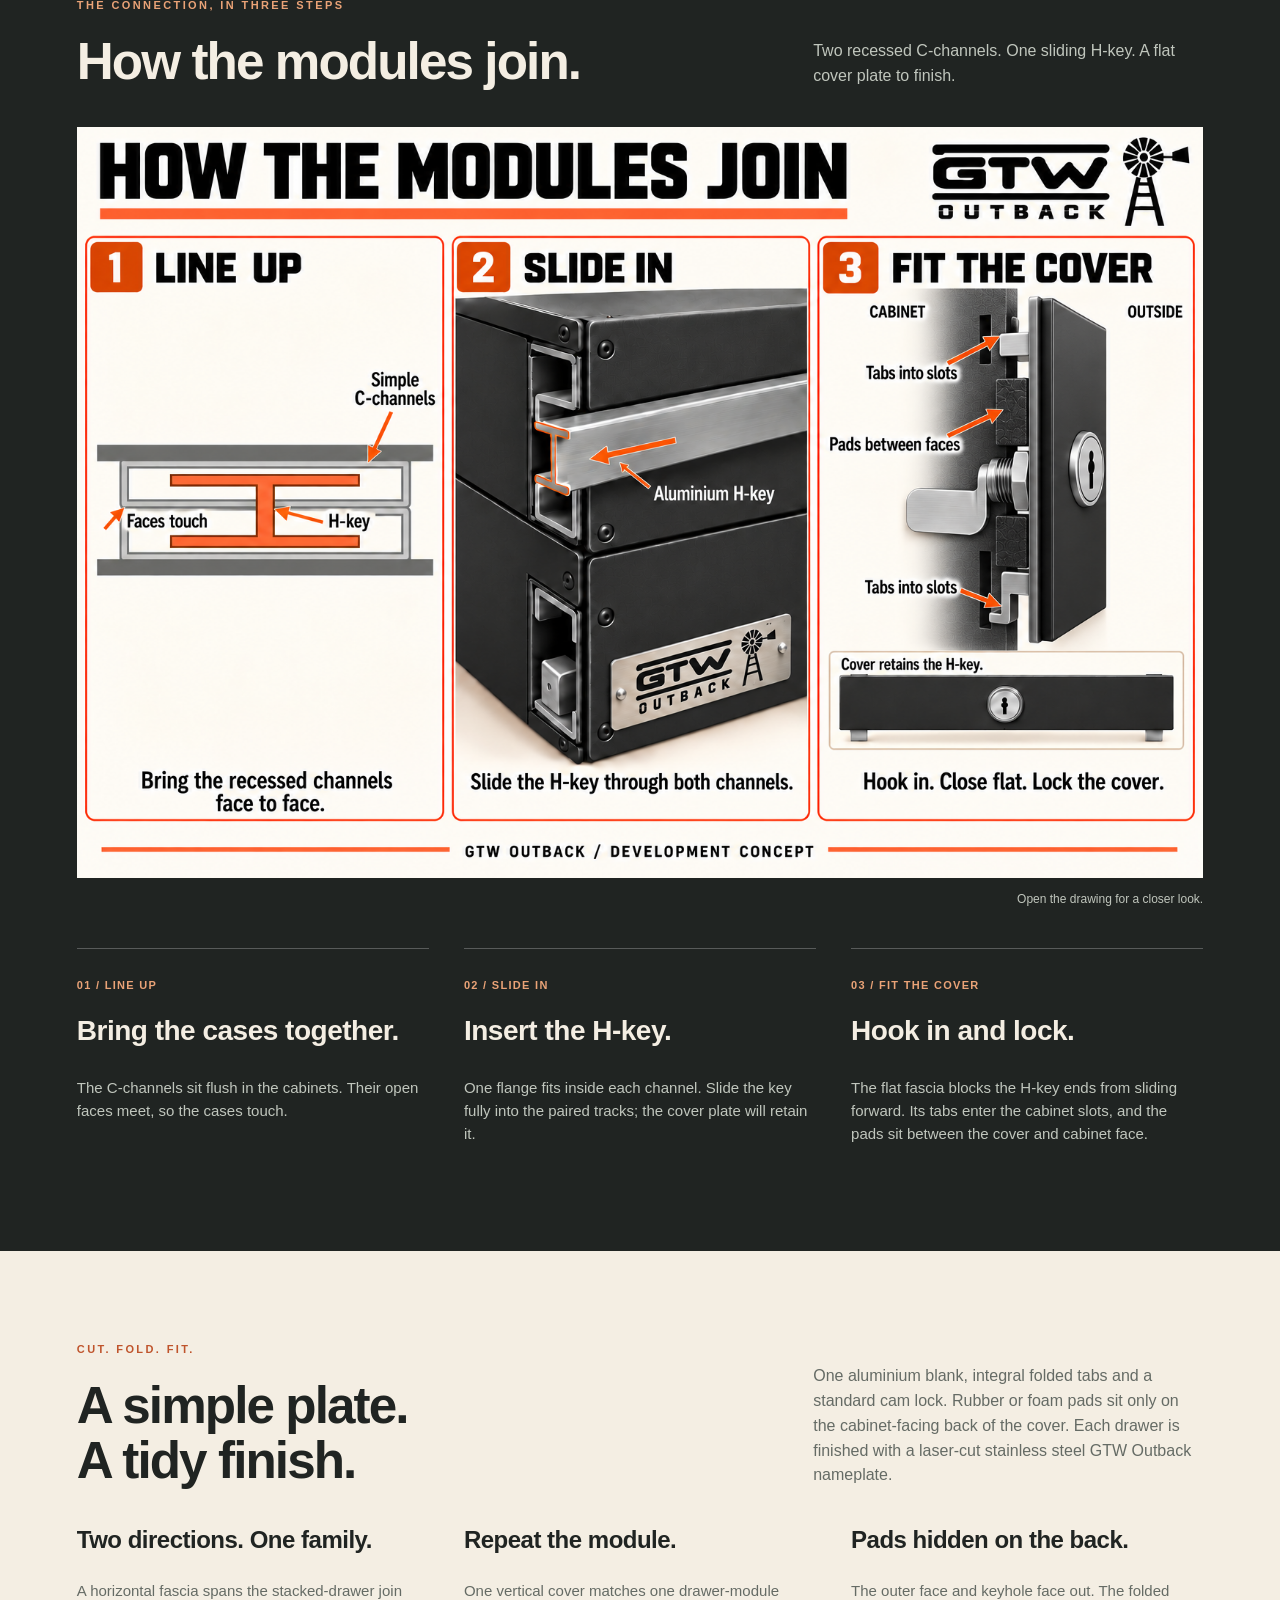
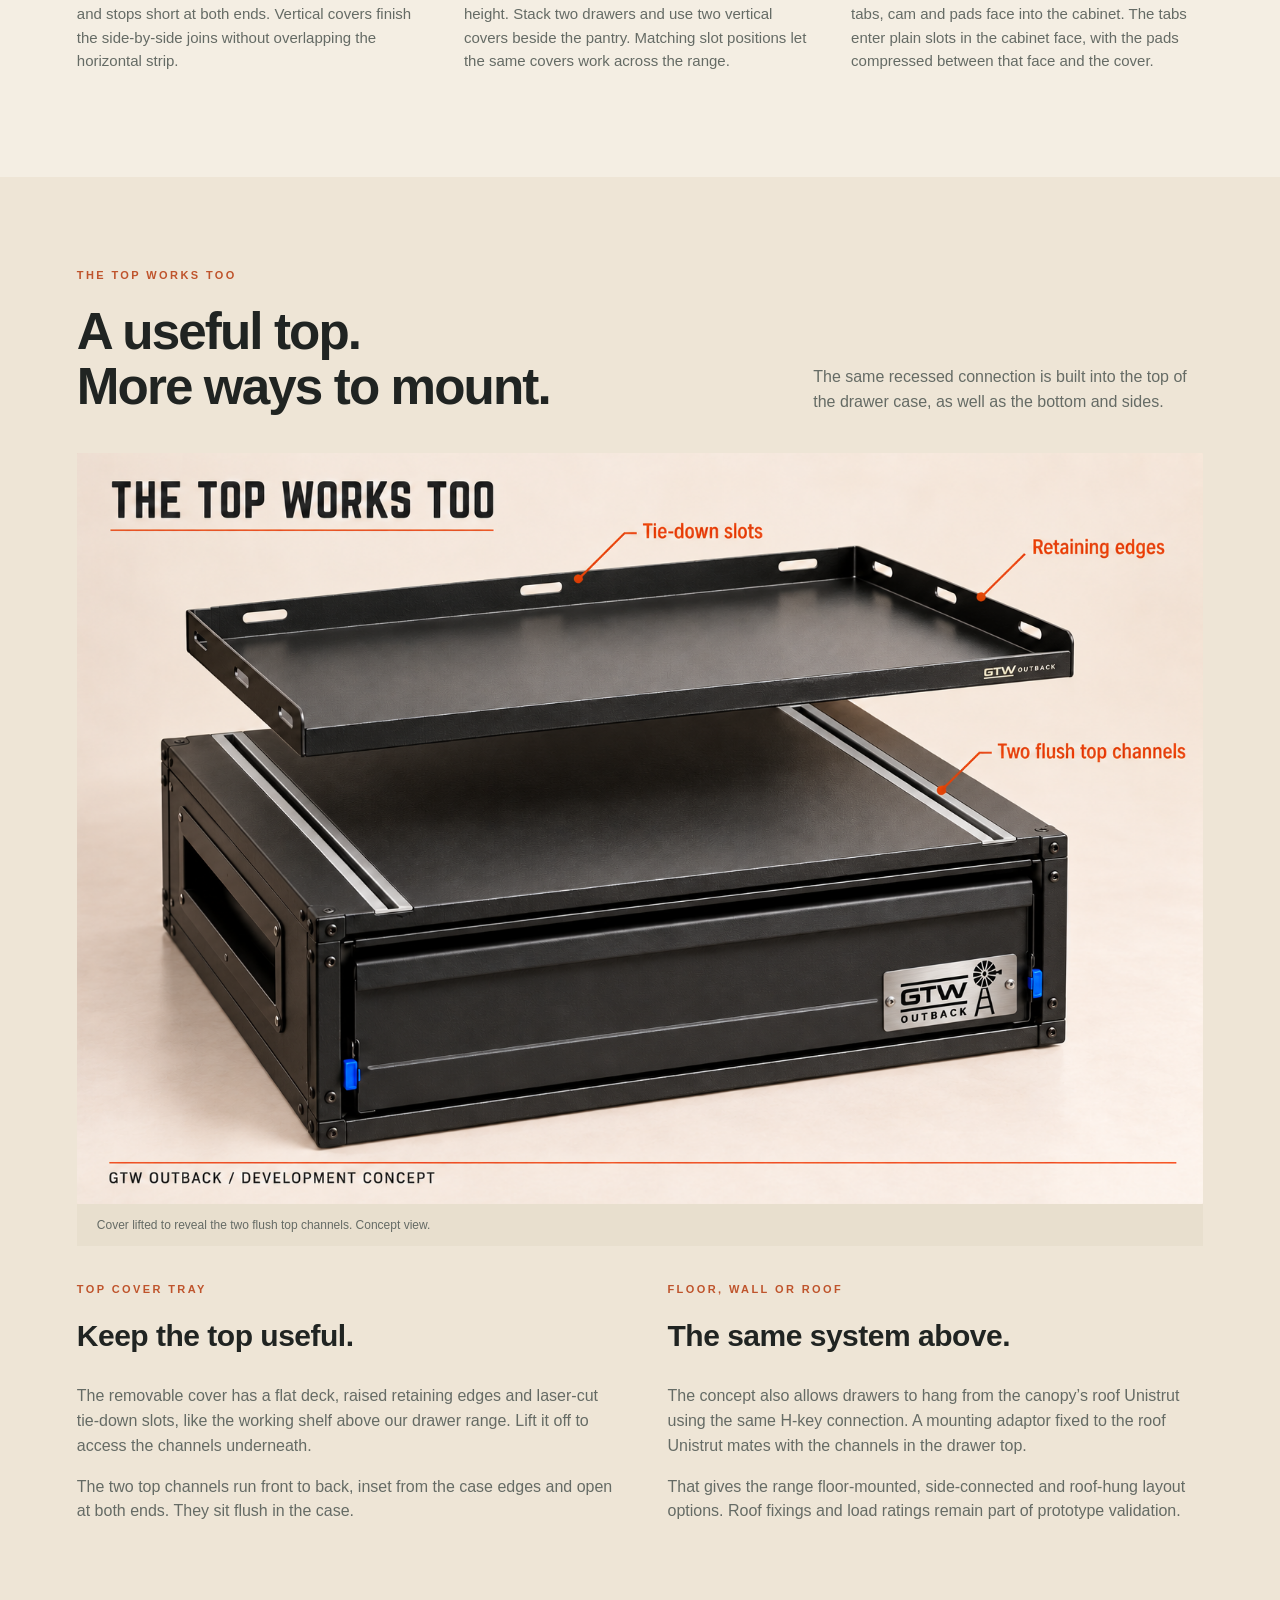
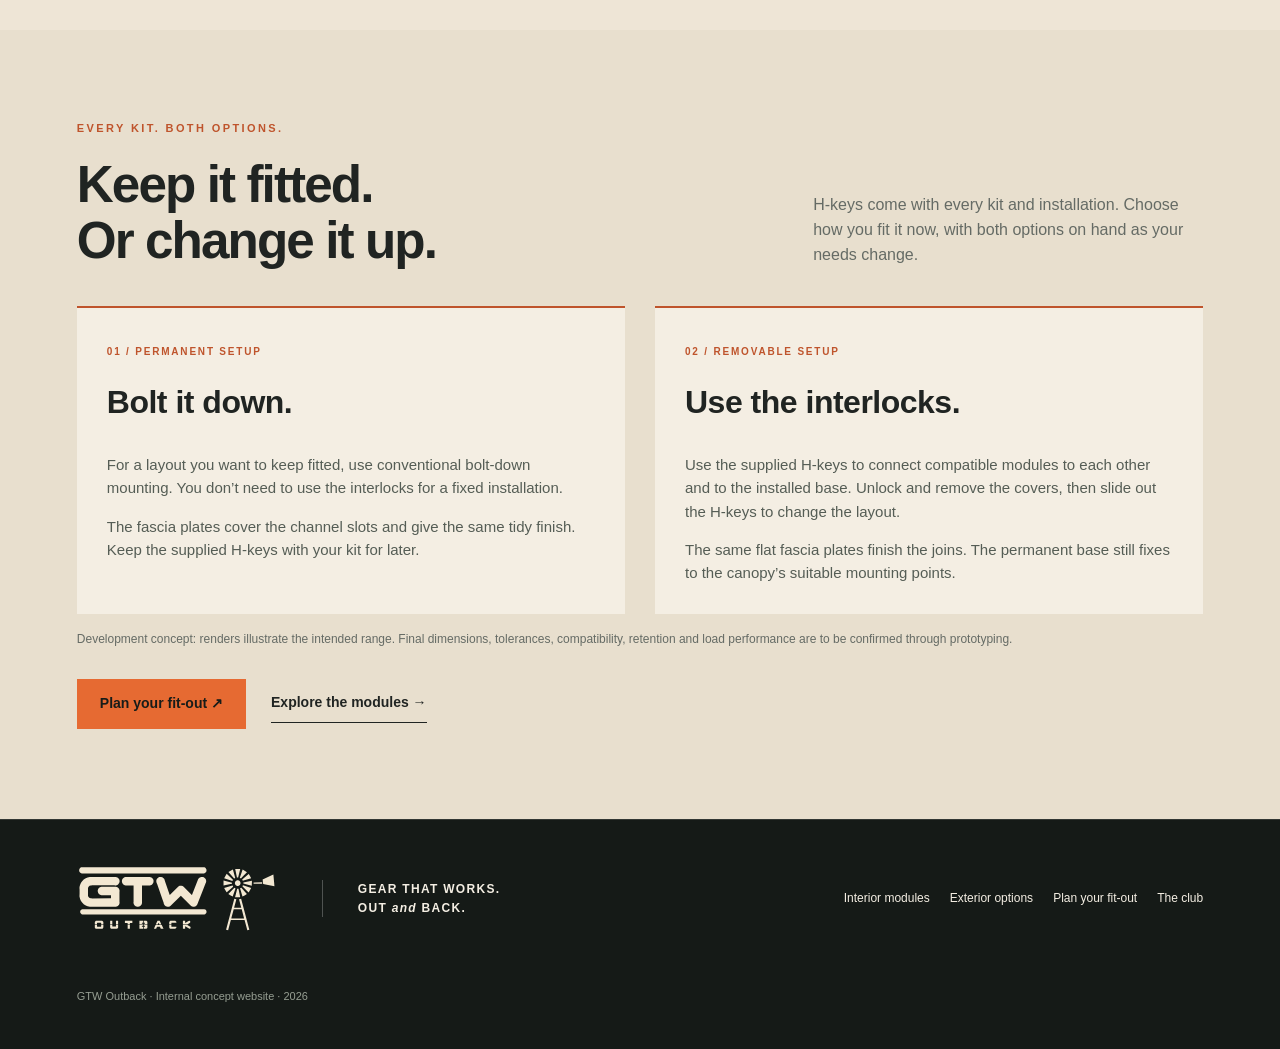
<file: system.html>
<!doctype html><html lang="en-AU"><head><meta charset="UTF-8"><meta name="viewport" content="width=device-width,initial-scale=1"><meta name="description" content="See the GTW Outback interlocking fit-out concept: branded drawer and pantry modules, flush channels, aluminium H-keys and simple flat fascia plates. Every kit includes both fitting options."><title>The interlocking fit-out concept | GTW Outback</title><link rel="stylesheet" href="style.css"></head><body class="system-page"><div class="trial-bar">DEVELOPMENT PREVIEW <span>GTW Outback interlocking fit-out concept.</span></div><header><a class="brand" href="index.html" aria-label="GTW Outback home"><img src="assets/logo.svg" alt="GTW Outback"></a><button class="menu-toggle" aria-expanded="false" aria-controls="main-nav">Menu <span>☰</span></button><nav id="main-nav"><a href="system.html" aria-current="page">The system</a><a href="interior.html">Inside</a><a href="exterior.html">Outside</a><a href="gear.html#work-weekend">Work to weekend</a><a href="packs.html">The whole kit</a><a href="our-story.html">Our story</a><a class="nav-cta" href="gear.html#your-way">Plan your fit-out ↗</a></nav></header><main>
<section class="system-intro section"><div class="section-head"><div><p class="eyebrow rust">GTW OUTBACK / INTERLOCKING FIT-OUT CONCEPT</p><h1 class="work-play-headline">Boots off.<br>Tools out.<br>Camping gear in.<br>Weekend sorted.</h1></div><div class="system-lead"><p>There’s a better way to juggle work and play. Join your drawers, pantry and kitchen into a fit-out that can change with you.</p><a class="hero-link" href="#how-it-works">See how the modules join ↓</a></div></div><figure class="system-hero-image"><img src="assets/interlock-drawer-pantry-v5.png" alt="GTW Outback concept: drawers and pantry with laser-cut stainless steel nameplates, flat joining fascias and a top tray with tie-down slots"><figcaption>Stacked drawers + pantry, with laser-cut stainless steel nameplates and a retaining-edge top tray. GTW Outback concept render.</figcaption></figure><div class="system-facts"><span><b>Flush interfaces</b>Recessed into the cabinet</span><span><b>H-keys in every kit</b>Both fitting options included</span><span><b>One finished look</b>Flat fascia plates in both setups</span></div></section>
<section class="system-method section" id="how-it-works"><div class="section-head"><div><p class="eyebrow">THE CONNECTION, IN THREE STEPS</p><h2>How the modules join.</h2></div><p>Two recessed C-channels. One sliding H-key. A flat cover plate to finish.</p></div><a class="system-detail-image" href="assets/interlock-how-it-works-v6.png" target="_blank" rel="noopener" aria-label="Open full-size three-step interlocking system explanation"><img src="assets/interlock-how-it-works-v6.png" alt="Three steps: align the C-channels, slide in the H-key and lock the flat cover over its ends. Side view shows pads between cover and cabinet, tabs entering cabinet slots and keyhole facing outward" loading="lazy"></a><p class="system-image-note">Open the drawing for a closer look.</p><div class="system-steps"><article><span>01 / LINE UP</span><h3>Bring the cases together.</h3><p>The C-channels sit flush in the cabinets. Their open faces meet, so the cases touch.</p></article><article><span>02 / SLIDE IN</span><h3>Insert the H-key.</h3><p>One flange fits inside each channel. Slide the key fully into the paired tracks; the cover plate will retain it.</p></article><article><span>03 / FIT THE COVER</span><h3>Hook in and lock.</h3><p>The flat fascia blocks the H-key ends from sliding forward. Its tabs enter the cabinet slots, and the pads sit between the cover and cabinet face.</p></article></div></section>
<section class="system-fascia section"><div class="section-head"><div><p class="eyebrow rust">CUT. FOLD. FIT.</p><h2>A simple plate.<br>A tidy finish.</h2></div><p>One aluminium blank, integral folded tabs and a standard cam lock. Rubber or foam pads sit only on the cabinet-facing back of the cover. Each drawer is finished with a laser-cut stainless steel GTW Outback nameplate.</p></div><div class="system-fascia-copy"><article><h3>Two directions. One family.</h3><p>A horizontal fascia spans the stacked-drawer join and stops short at both ends. Vertical covers finish the side-by-side joins without overlapping the horizontal strip.</p></article><article><h3>Repeat the module.</h3><p>One vertical cover matches one drawer-module height. Stack two drawers and use two vertical covers beside the pantry. Matching slot positions let the same covers work across the range.</p></article><article><h3>Pads hidden on the back.</h3><p>The outer face and keyhole face out. The folded tabs, cam and pads face into the cabinet. The tabs enter plain slots in the cabinet face, with the pads compressed between that face and the cover.</p></article></div></section>
<section class="system-top section" id="top-and-roof"><div class="section-head"><div><p class="eyebrow rust">THE TOP WORKS TOO</p><h2>A useful top.<br>More ways to mount.</h2></div><p>The same recessed connection is built into the top of the drawer case, as well as the bottom and sides.</p></div><figure class="system-top-image"><img src="assets/interlock-top-tray-v2.png" alt="GTW Outback drawer with its top tray lifted off, showing retaining edges, tie-down slots and two flush front-to-back C-channels in the drawer top" loading="lazy"><figcaption>Cover lifted to reveal the two flush top channels. Concept view.</figcaption></figure><div class="system-top-copy"><article><p class="eyebrow rust">TOP COVER TRAY</p><h3>Keep the top useful.</h3><p>The removable cover has a flat deck, raised retaining edges and laser-cut tie-down slots, like the working shelf above our drawer range. Lift it off to access the channels underneath.</p><p>The two top channels run front to back, inset from the case edges and open at both ends. They sit flush in the case.</p></article><article><p class="eyebrow rust">FLOOR, WALL OR ROOF</p><h3>The same system above.</h3><p>The concept also allows drawers to hang from the canopy’s roof Unistrut using the same H-key connection. A mounting adaptor fixed to the roof Unistrut mates with the channels in the drawer top.</p><p>That gives the range floor-mounted, side-connected and roof-hung layout options. Roof fixings and load ratings remain part of prototype validation.</p></article></div></section><section class="system-options section" id="both-options"><div class="section-head"><div><p class="eyebrow rust">EVERY KIT. BOTH OPTIONS.</p><h2>Keep it fitted.<br>Or change it up.</h2></div><p>H-keys come with every kit and installation. Choose how you fit it now, with both options on hand as your needs change.</p></div><div class="mounting-options"><article><span class="option-number">01 / PERMANENT SETUP</span><h3>Bolt it down.</h3><p>For a layout you want to keep fitted, use conventional bolt-down mounting. You don’t need to use the interlocks for a fixed installation.</p><p>The fascia plates cover the channel slots and give the same tidy finish. Keep the supplied H-keys with your kit for later.</p></article><article><span class="option-number">02 / REMOVABLE SETUP</span><h3>Use the interlocks.</h3><p>Use the supplied H-keys to connect compatible modules to each other and to the installed base. Unlock and remove the covers, then slide out the H-keys to change the layout.</p><p>The same flat fascia plates finish the joins. The permanent base still fixes to the canopy’s suitable mounting points.</p></article></div><p class="catalogue-note">Development concept: renders illustrate the intended range. Final dimensions, tolerances, compatibility, retention and load performance are to be confirmed through prototyping.</p><div class="actions"><a class="button orange" href="gear.html#your-way">Plan your fit-out ↗</a><a class="hero-link" href="interior.html">Explore the modules →</a></div></section>
</main><footer><img src="assets/logo.svg" alt="GTW Outback"><p>GEAR THAT WORKS.<br>OUT <em>and</em> BACK.</p><div><a href="interior.html">Interior modules</a><a href="exterior.html">Exterior options</a><a href="gear.html#your-way">Plan your fit-out</a><a href="gear.html#club">The club</a></div><small>GTW Outback · Internal concept website · 2026</small></footer><script src="home.js"></script></body></html>
</file>
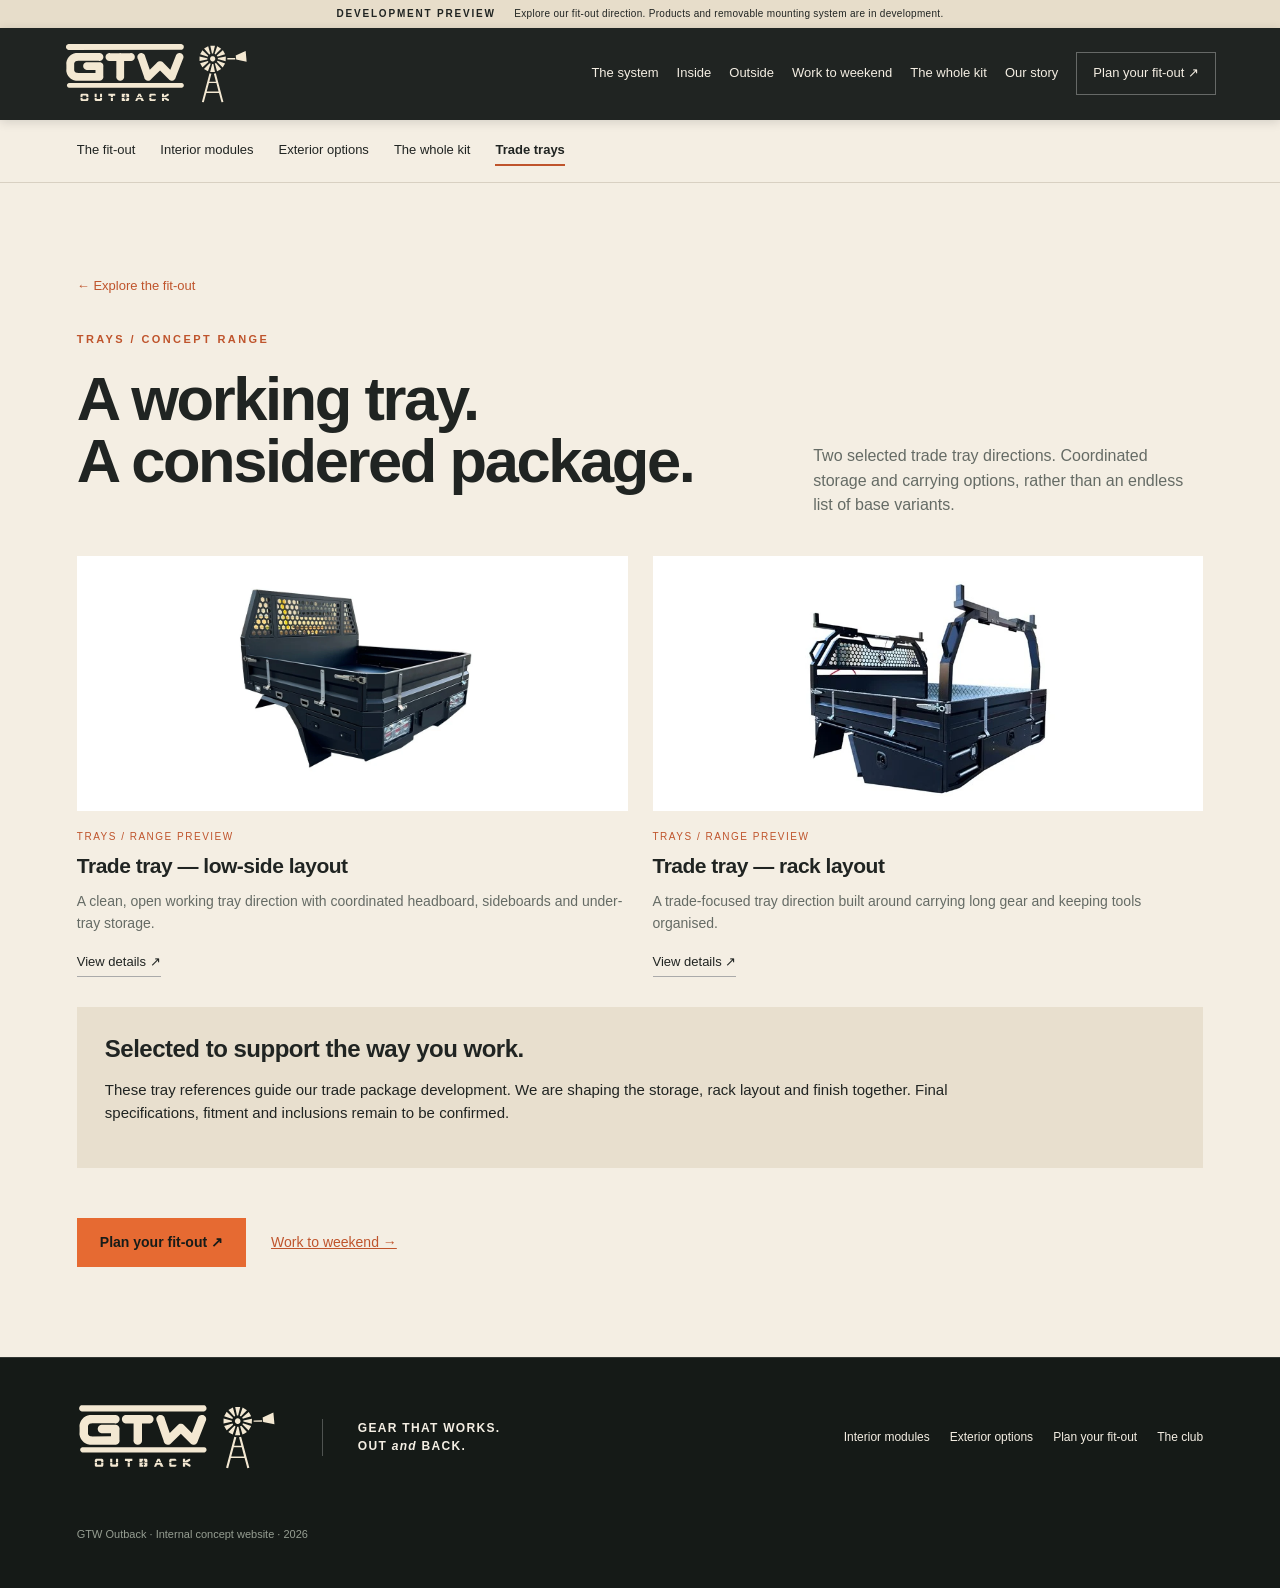
<file: trays.html>
<!doctype html><html lang="en-AU"><head><meta charset="UTF-8"><meta name="viewport" content="width=device-width,initial-scale=1"><meta name="description" content="Two selected trade tray directions. Coordinated storage and carrying options, rather than an endless list of base variants."><title>A working tray.<br>A considered package. | GTW Outback</title><link rel="stylesheet" href="style.css"></head><body data-range="Trays"><div class="trial-bar">DEVELOPMENT PREVIEW <span>Explore our fit-out direction. Products and removable mounting system are in development.</span></div>
<header><a class="brand" href="index.html" aria-label="GTW Outback home"><img src="assets/logo.svg" alt="GTW Outback"></a><button class="menu-toggle" aria-expanded="false" aria-controls="main-nav">Menu <span>☰</span></button><nav id="main-nav"><a href="system.html">The system</a><a href="interior.html">Inside</a><a href="exterior.html">Outside</a><a href="gear.html#work-weekend">Work to weekend</a><a href="packs.html">The whole kit</a><a href="our-story.html">Our story</a><a class="nav-cta" href="gear.html#your-way">Plan your fit-out ↗</a></nav></header><div class="range-navigation" role="navigation" aria-label="Product range"><a href="gear.html">The fit-out</a><a href="interior.html">Interior modules</a><a href="exterior.html">Exterior options</a><a href="packs.html">The whole kit</a><a href="trays.html" aria-current="page">Trade trays</a></div><main><section class="section range-page"><a class="range-back" href="gear.html">← Explore the fit-out</a><div class="section-head"><div><p class="eyebrow rust">TRAYS / CONCEPT RANGE</p><h1>A working tray.<br>A considered package.</h1></div><p>Two selected trade tray directions. Coordinated storage and carrying options, rather than an endless list of base variants.</p></div><div class="product-grid" id="range-grid"></div><div class="range-callout"><h3>Selected to support the way you work.</h3><p>These tray references guide our trade package development. We are shaping the storage, rack layout and finish together. Final specifications, fitment and inclusions remain to be confirmed.</p></div><div class="range-next"><a class="button orange" href="gear.html#your-way">Plan your fit-out ↗</a><a href="gear.html#work-weekend">Work to weekend →</a></div></section></main><footer><img src="assets/logo.svg" alt="GTW Outback"><p>GEAR THAT WORKS.<br>OUT <em>and</em> BACK.</p><div><a href="interior.html">Interior modules</a><a href="exterior.html">Exterior options</a><a href="gear.html#your-way">Plan your fit-out</a><a href="gear.html#club">The club</a></div><small>GTW Outback · Internal concept website · 2026</small></footer><dialog id="range-dialog"><button class="close-dialog" aria-label="Close details">×</button><div id="range-detail"></div></dialog><script src="range-data.js"></script><script src="range.js"></script></body></html>
</file>
<file: style.css>
:root{--ink:#202422;--cream:#f4eee3;--rust:#bf542c;--orange:#e66a32;--muted:#656b65;--line:#d8d0c2}*{box-sizing:border-box}html{scroll-behavior:smooth;scroll-padding-top:96px}body{margin:0;background:var(--cream);color:var(--ink);font-family:Arial,Helvetica,sans-serif;font-size:16px;line-height:1.55}button,input{font:inherit}button,a,input,summary{touch-action:manipulation}button,a{ -webkit-tap-highlight-color:transparent}button{cursor:pointer}a{color:inherit;text-decoration:none}img{max-width:100%;display:block}button:focus-visible,a:focus-visible,input:focus-visible,summary:focus-visible{outline:3px solid #359ac5;outline-offset:5px}[hidden]{display:none!important}.trial-bar{padding:6px 5%;background:#e7ddca;font-size:10px;letter-spacing:1.8px;font-weight:bold;text-align:center}.trial-bar span{font-weight:normal;letter-spacing:.3px;margin-left:14px}header{background:var(--ink);color:var(--cream);height:92px;display:flex;align-items:center;justify-content:space-between;padding:14px 5%;position:sticky;top:0;z-index:20;box-shadow:0 2px 10px #0002}.brand img{width:205px}nav{display:flex;align-items:center;gap:27px;font-size:14px}nav a:hover{color:#eea174}.nav-cta{border:1px solid #ffffff50;padding:10px 16px}.menu-toggle{display:none}.hero{min-height:650px;height:calc(100vh - 120px);max-height:900px;position:relative;background:linear-gradient(90deg,#15273942,transparent 68%),url('assets/outback-hero-ute-v1.png') center 57%/cover}.hero-inner{padding:5.5% 6%;max-width:800px;color:#111}.eyebrow{font-size:11px;letter-spacing:2.4px;font-weight:700;margin:0 0 20px}.rust{color:var(--rust)}h1,h2,h3,p{margin-top:0}h1{font-size:clamp(44px,5.4vw,82px);line-height:1.02;letter-spacing:-3.5px;margin-bottom:25px}h1 em{font-weight:700}h2{font-size:clamp(35px,4vw,57px);line-height:1.08;letter-spacing:-1.9px;margin-bottom:24px}h3{font-size:25px;line-height:1.2;letter-spacing:-.5px}.hero-inner>p:not(.eyebrow){font-size:20px;line-height:1.45;max-width:480px;font-weight:600}.actions{display:flex;gap:25px;align-items:center;margin-top:30px}.button{display:inline-flex;justify-content:space-between;align-items:center;gap:28px;padding:14px 23px;border:0;font-weight:bold;font-size:14px;transition:background .2s,transform .2s}.button:hover{transform:translateY(-2px)}.light{background:var(--cream);color:var(--ink)}.orange{background:var(--orange);color:#171c19}.orange:hover{background:#f7814b}.hero-link{font-weight:bold;border-bottom:1px solid;padding:8px 0;font-size:14px}.hero-foot{position:absolute;bottom:24px;left:6%;right:6%;display:flex;justify-content:space-between;color:white;text-shadow:0 1px 5px #000;font-size:10px;letter-spacing:2px}.hero-foot a{font-size:26px}.section{padding:90px 6%}.section-head{display:flex;align-items:end;justify-content:space-between;gap:30px;margin-bottom:38px}.section-head h2{margin:0}.section-head>p{color:var(--muted);max-width:390px;margin:0}.catalogue-tools{display:flex;align-items:center;justify-content:space-between;gap:20px;border-bottom:1px solid var(--line);padding-bottom:18px}.filters{display:flex;gap:8px;flex-wrap:wrap}.filters button{border:0;background:none;padding:9px 15px;font-size:14px;color:#58605a}.filters button.active{background:var(--ink);color:var(--cream)}.search{display:flex;align-items:center;border-bottom:1px solid #858a80;min-width:190px}.search input{background:none;border:0;width:175px;padding:10px 4px;font-size:14px}.search span{font-size:26px}.catalogue-note{font-size:12px;color:var(--muted);margin:16px 0 28px}.product-grid{display:grid;grid-template-columns:repeat(3,1fr);gap:35px 25px}.product-card{padding:0;border:0;text-align:left;background:none;display:flex;flex-direction:column;color:var(--ink)}.product-image{height:255px;width:100%;background:#fff;overflow:hidden}.product-image img{width:100%;height:100%;object-fit:contain;transition:transform .4s}.product-card:hover img{transform:scale(1.05)}.product-card .category{font-size:10px;text-transform:uppercase;letter-spacing:1.5px;color:var(--rust);margin-top:18px}.product-card h3{font-size:21px;margin:8px 0}.product-card .more{font-size:13px;border-bottom:1px solid #aaa;align-self:flex-start;padding-bottom:4px}.your-way{display:grid;grid-template-columns:1fr 1fr;background:var(--ink);color:var(--cream)}.setup-photo{position:relative;min-height:900px}.setup-photo>img{height:100%;width:100%;object-fit:cover;object-position:64% center}.photo-caption{position:absolute;bottom:15px;left:20px;background:#1118;color:#fff;font-size:10px;padding:4px 8px}.setup-content{padding:65px 12% 55px}.setup-content>p{color:#c7c9bf}.lead{font-size:24px;line-height:1.4}.setup-content .lead{color:var(--cream)}fieldset{border:0;margin:25px 0;padding:0}legend,.field-label{font-size:13px;margin-bottom:12px;font-weight:bold}.choice-row{display:flex;gap:8px}.choice-row label{flex:1}.choice-row input{position:absolute;opacity:0}.choice-row span{padding:11px 5px;border:1px solid #ffffff50;display:block;text-align:center;font-size:12px;cursor:pointer}.choice-row input:checked+span{background:var(--cream);color:var(--ink)}.choice-row input:focus-visible+span{outline:3px solid #359ac5}.field-label{display:block}.field-label span{font-weight:normal;color:#a6ada3}input:not([type=radio]):not([type=checkbox]):not([type=file]){border:1px solid var(--line);padding:12px 14px;width:100%;background:#fff9;min-height:46px;color:var(--ink)}.setup-content input#vehicle{background:#ffffff0d;color:var(--cream);border-color:#ffffff50}.module-options{display:grid;grid-template-columns:1fr 1fr;gap:14px 12px;font-size:12px}.module-options label,.check{display:flex;align-items:start;gap:8px}.module-options input,.check input{accent-color:var(--orange);margin-top:4px}.brief{border-top:1px solid #ffffff30;padding-top:20px;margin:30px 0 20px}.brief .eyebrow{font-size:9px;color:#d9956d}.brief p{font-size:15px;min-height:45px;margin:10px 0}small{font-size:11px;display:block;line-height:1.5}.setup-content small{margin-top:15px;color:#aeb5ab}.form-status{font-size:13px;margin:12px 0 0}.craft-grid{display:grid;grid-template-columns:repeat(3,1fr);gap:45px;margin-top:55px}.craft-grid article{border-top:1px solid var(--ink);padding-top:20px}.craft-grid article>span{font-size:10px;letter-spacing:2px;color:var(--rust)}.craft-grid h3{margin-top:24px}.craft-grid p{font-size:15px;color:var(--muted)}.source-line{margin:35px 0 0;font-size:11px;color:var(--muted)}.text-button{border:0;background:none;color:var(--rust);text-decoration:underline;padding:0;font-size:inherit}.story{background:linear-gradient(100deg,#202422f5,#202422d9),url('assets/outback-hero.png') center/cover;color:var(--cream);display:grid;grid-template-columns:1fr 1fr;gap:80px}.story .eyebrow{color:#eba778}.story p{color:#d0d1c8}.story .lead{color:var(--cream)}.story-signoff{font-size:22px;font-weight:bold;margin:35px 0 0}.merch-grid{display:grid;grid-template-columns:repeat(3,1fr);gap:25px}.merch-grid button{background:none;border:0;text-align:left;padding:0}.merch-grid img{width:100%;height:235px;object-fit:cover}.merch-grid span{display:flex;justify-content:space-between;font-size:19px;margin-top:15px;font-weight:bold}.merch-grid b{font-weight:normal}.warranty{background:#e8dfce;position:relative;padding-right:40%}.warranty h2{font-size:52px}.warranty .lead{font-size:22px}.warranty details{border-top:1px solid #bdb4a6;padding:18px 0;font-size:14px}.warranty summary{font-weight:bold;cursor:pointer}.warranty details p{margin-top:18px;color:#555c53}.club{background:var(--ink);color:var(--cream);display:grid;grid-template-columns:1fr 1fr;gap:90px}.club .eyebrow{color:#eaa377}.club>div>p{color:#c8ccc3}.club-tabs{display:flex;gap:25px;margin-top:35px}.club-tabs button{background:none;border:0;border-bottom:2px solid transparent;color:#b3bbae;padding:12px 0;font-weight:bold;font-size:15px}.club-tabs button.active{border-color:var(--orange);color:var(--cream)}.club-form-wrap label{display:block;font-size:12px;margin:15px 0 8px}.club-form-wrap .check{display:flex;font-size:11px;margin:20px 0}.club-form-wrap small{color:#aeb5ab;margin-top:22px}.club-form-wrap input[type=file]{display:block;width:100%;padding:12px 0;font-size:12px}.club-form-wrap form>p{font-size:13px}.club-form-wrap .button{margin-top:18px}#photo-preview{height:160px;width:100%;object-fit:contain;margin:15px 0;background:#ffffff08}footer{background:#151a17;color:var(--cream);padding:45px 6%;display:flex;align-items:center;gap:45px;flex-wrap:wrap;border-top:1px solid #ffffff20}footer img{width:200px}footer p{font-size:12px;font-weight:bold;letter-spacing:1.3px;margin:0;border-left:1px solid #ffffff40;padding-left:35px}footer div{margin-left:auto;display:flex;gap:20px;font-size:12px}footer small{width:100%;color:#969e92;margin-top:10px}dialog{border:0;background:var(--cream);color:var(--ink);padding:45px;width:min(940px,92vw);max-height:90vh;overflow:auto}dialog::backdrop{background:#0d1513bd;backdrop-filter:blur(4px)}.close-dialog{position:absolute;top:8px;right:15px;border:0;background:none;font-size:32px}.detail-grid{display:grid;grid-template-columns:1fr 1fr;gap:35px}.detail-grid img{background:white;object-fit:contain;width:100%;height:340px}.detail-grid h2{font-size:35px}.detail-grid li{margin:9px 0;font-size:14px}.detail-grid ul{padding-left:18px}.detail-grid .button{margin:20px 0}.detail-grid small a{color:var(--rust);text-decoration:underline}.notes-list p{font-size:15px}.notes-list h3{font-size:21px;margin:28px 0 12px}.notes-list a{color:var(--rust);text-decoration:underline}.merch-detail img{width:100%;max-height:480px;object-fit:contain}.sr-only{position:absolute;width:1px;height:1px;padding:0;margin:-1px;overflow:hidden;clip:rect(0,0,0,0);white-space:nowrap;border:0}
@media(min-width:1500px){.section{padding-left:max(6%,calc((100vw - 1400px)/2));padding-right:max(6%,calc((100vw - 1400px)/2))}.hero-inner{padding-top:80px}}
@media(max-width:1050px){nav{gap:15px;font-size:12px}.brand img{width:175px}.nav-cta{display:none}.setup-content{padding:50px 8%}.module-options{grid-template-columns:1fr}.setup-photo{min-height:980px}.section{padding:70px 5%}.club{gap:40px}.product-image{height:220px}}
@media(max-width:700px){html{scroll-padding-top:75px}.trial-bar{font-size:9px;padding:6px 12px}.trial-bar span{display:block;margin:2px 0;letter-spacing:0}header{height:76px;padding:10px 5%}.brand img{width:165px}.menu-toggle{display:flex;gap:12px;background:none;color:var(--cream);border:1px solid #ffffff55;padding:8px 12px;font-size:12px}nav{display:none;position:absolute;top:76px;left:0;right:0;background:var(--ink);padding:25px 6%;flex-direction:column;align-items:stretch;gap:0;border-top:1px solid #ffffff20}nav.open{display:flex}nav a{padding:12px;font-size:15px}.hero{min-height:650px;height:85vh;max-height:850px;background-position:58% center}.hero-inner{padding:45px 6%;background:linear-gradient(#1e305a10,transparent)}h1{font-size:49px;letter-spacing:-2.3px}.hero-inner>p:not(.eyebrow){font-size:17px;max-width:280px}.hero .eyebrow{font-size:10px}.actions{gap:20px;flex-wrap:wrap}.hero-link{font-size:12px}.hero-foot{font-size:8px}.section{padding:60px 6%}h2{font-size:39px}.section-head{display:block}.section-head>p{margin-top:22px;font-size:14px}.catalogue-tools{align-items:start;flex-direction:column}.filters{gap:4px}.filters button{padding:8px 10px;font-size:12px}.search{width:100%}.search input{width:100%}.product-grid{grid-template-columns:1fr 1fr;gap:25px 15px}.product-image{height:165px}.product-card h3{font-size:17px}.product-card .more{font-size:11px}.catalogue-note{font-size:10px}.your-way{grid-template-columns:1fr}.setup-photo{min-height:0;height:330px}.setup-content{padding:45px 6%}.module-options{grid-template-columns:1fr 1fr}.craft-grid{grid-template-columns:1fr;gap:22px}.craft-grid h3{margin-top:13px}.craft-grid p{margin-bottom:0}.story{grid-template-columns:1fr;gap:15px}.merch-grid{grid-template-columns:1fr;gap:30px}.merch-grid img{height:auto;max-height:340px;object-fit:contain}.warranty{padding-right:6%}.warranty h2{font-size:39px}.club{grid-template-columns:1fr;gap:35px}.club-tabs{margin-top:20px}footer{gap:25px}footer img{width:160px}footer p{padding-left:18px;font-size:10px}footer div{margin:10px 0 0;flex-wrap:wrap}dialog{padding:40px 20px 25px}.detail-grid{grid-template-columns:1fr;gap:20px}.detail-grid img{height:230px}.detail-grid h2{font-size:29px}.lead{font-size:22px}}
@media(prefers-reduced-motion:reduce){html{scroll-behavior:auto}*{transition:none!important}}
@media(max-width:700px){.hero{height:680px;min-height:680px;background:linear-gradient(180deg,#3979cf 0%,#9e79ac 28%,#ee8d6a 56%,#fba44c 67%,transparent 78%),url('assets/outback-hero-ute-v1.png') center bottom/100% auto no-repeat;background-color:#e47a43}.hero-inner{padding-top:40px}.hero-foot{bottom:12px}}
.story-intro{max-width:1400px;margin:auto;padding-top:80px;padding-bottom:65px}.story-intro h1{font-size:clamp(44px,5.5vw,78px);margin-bottom:30px}.story-intro .lead{max-width:760px;color:var(--muted)}.story-landscape{height:400px;background:url('assets/outback-hero.png') center 68%/cover}.story-article{padding-top:20px;padding-bottom:50px}.story-chapter{display:block;padding:52px 0;border-bottom:1px solid var(--line);max-width:820px;margin:auto}.story-chapter:last-child{border-bottom:0}.story-chapter h2{font-size:clamp(32px,3.6vw,46px);line-height:1.12;max-width:820px;margin:0 0 26px;color:var(--ink)}.story-chapter p{font-size:18px;line-height:1.75;color:#4e564e;margin-bottom:22px}.story-chapter>div>p:last-child{margin-bottom:0}.story-chapter .article-signoff{font-size:34px;font-weight:bold;line-height:1.2;color:var(--ink);margin:35px 0}.story-closing{background:var(--ink);color:var(--cream);display:block}.story-closing>div{max-width:820px;margin:0 auto}.story-closing>div:last-child{max-width:820px;margin-top:26px}.story-closing>div:last-child>p{max-width:680px}.story-closing .eyebrow{color:#eaa377}nav a[aria-current=page]{color:#eea174}@media(max-width:700px){.story-intro{padding-top:50px;padding-bottom:40px}.story-intro h1{font-size:44px}.story-landscape{height:240px;background-position:60% center}.story-chapter{grid-template-columns:1fr;gap:10px;padding:40px 0}.story-chapter p{font-size:16px}.story-chapter h2 br{display:none}.story-chapter h2{font-size:33px}.story-closing{grid-template-columns:1fr;gap:15px}}

/* Original GTW mark: a large decorative stamp settles into the header. */
.brand{position:relative;display:block;flex-shrink:0}.brand>img{height:auto}.brand-word{white-space:nowrap}.brand-initial{display:inline-block;position:relative;transform-origin:50% 75%;z-index:1}.intro-controls{display:flex;gap:18px;align-items:center;margin-top:17px;font-size:11px}.intro-controls[hidden]{display:none}.intro-controls button{padding:5px 0;border:0;border-bottom:1px solid currentColor;background:transparent;color:#17221e;font-size:inherit;font-weight:700}.intro-controls button[hidden]{display:none}.intro-controls button:disabled{opacity:.6;cursor:default}
.brand-reveal{position:fixed;left:0;top:0;width:min(74vw,640px);aspect-ratio:188/64;z-index:25;pointer-events:none;opacity:0;transform-origin:top left;visibility:hidden}.brand-reveal:before{content:"";position:absolute;inset:-18px;background:#202422ed;border-radius:8px;box-shadow:0 16px 60px #0005}.reveal-mark{width:100%;height:100%;position:relative}.branding-iron{position:absolute;inset:0;opacity:0;transform-origin:center}.branding-iron img{width:100%;height:100%;filter:brightness(.45) sepia(1)}.iron-shaft{position:absolute;left:76%;top:33%;height:12px;width:180px;background:linear-gradient(#aaa394,#353a36 50%,#0b100e);border-radius:5px;transform:rotate(-35deg);transform-origin:left center;box-shadow:0 2px 4px #0005}
.intro-playing .brand-reveal{visibility:visible;animation:brand-land 1800ms cubic-bezier(.3,.7,.2,1) both}.intro-playing .brand-reveal:before{animation:brand-backing 1800ms both}.intro-playing .branding-iron{animation:iron-stamp 1100ms cubic-bezier(.2,.65,.3,1) both}.intro-playing .reveal-mark{animation:brand-burn 1400ms ease-out both}.intro-playing .brand>img{animation:header-land 1800ms both}.intro-playing .brand-initial{animation:initial-settle 650ms cubic-bezier(.2,.75,.25,1) both}.intro-playing .brand-word:nth-child(1) .brand-initial{animation-delay:1800ms}.intro-playing .brand-word:nth-child(2) .brand-initial{animation-delay:2450ms}.intro-playing .brand-word:nth-child(3) .brand-initial{animation-delay:3100ms}
@keyframes brand-land{0%{opacity:0;transform:translate(var(--brand-start-x),var(--brand-start-y)) scale(1)}10%,65%{opacity:1;transform:translate(var(--brand-start-x),var(--brand-start-y)) scale(1)}95%{opacity:1;transform:translate(var(--brand-end-x),var(--brand-end-y)) scale(var(--brand-end-scale))}100%{opacity:0;transform:translate(var(--brand-end-x),var(--brand-end-y)) scale(var(--brand-end-scale))}}
@keyframes brand-backing{0%,60%{opacity:1}85%,100%{opacity:0}}@keyframes header-land{0%,80%{opacity:.12}100%{opacity:1}}
@keyframes iron-stamp{0%{opacity:0;transform:translate(60px,-70px) scale(1.12) rotate(-5deg)}20%{opacity:1}40%,57%{opacity:1;transform:translate(0,0) scale(1) rotate(0)}100%{opacity:0;transform:translate(60px,-70px) scale(1.12) rotate(-5deg)}}
@keyframes brand-burn{0%,28%{opacity:.12;filter:brightness(.45)}40%{opacity:1;filter:sepia(1) saturate(3) drop-shadow(0 0 5px #b96132)}100%{opacity:1;filter:none}}
@keyframes initial-settle{0%{transform:scale(1);color:inherit}35%{transform:scale(1.65);color:#6e2918;text-shadow:0 2px 12px #fff4}100%{transform:scale(1);color:inherit;text-shadow:none}}
@media(max-width:700px){.brand-reveal{width:82vw}.iron-shaft{width:70px;height:8px}.intro-controls{margin-top:13px}.intro-playing .brand-initial{animation-name:initial-settle-mobile}}
@keyframes initial-settle-mobile{0%{transform:scale(1)}35%{transform:scale(1.4);color:#6e2918}100%{transform:scale(1);color:inherit}}
@media(prefers-reduced-motion:reduce){.intro-playing .brand-reveal,.intro-playing .brand>img,.intro-playing .brand-initial{animation:none!important}.brand-reveal{display:none}}

/* Landing page keeps the journey in the hero; gear is a deliberate page visit. */
.landing-page .hero{height:calc(100svh - 158px);min-height:560px;max-height:none}.landing-page .hero-foot{align-items:flex-end;bottom:24px}.landing-page .hero-foot>span{font-size:clamp(23px,2.7vw,38px);font-weight:700;line-height:1.08;letter-spacing:-.6px;text-transform:none;text-shadow:0 2px 12px #000b}.landing-page .hero-foot>a{font-size:30px;padding:8px 12px;border:1px solid #ffffff80}.landing-footer{padding:9px 6%;gap:20px;justify-content:space-between;min-height:38px}.landing-footer small{width:auto;margin:0;font-size:10px}.landing-footer>a{font-size:11px}.gear-page .range{padding-top:60px}.gear-page .range h1{font-size:clamp(35px,4vw,57px);line-height:1.08;letter-spacing:-1.9px;margin:0}
@media(max-width:700px){.landing-page .hero{height:770px;min-height:770px}.landing-page .hero-foot{bottom:155px;align-items:flex-end}.landing-page .hero-foot>span{font-size:25px;max-width:265px}.landing-page .hero-foot>a{font-size:22px;padding:5px 9px}.landing-footer{padding:12px 6%;flex-wrap:wrap}.landing-footer small{font-size:9px}.gear-page .range{padding-top:40px}}
/* Keep Replay obvious over every part of the photograph. */
.intro-controls button{min-height:44px;padding:10px 16px;border:1px solid #202422;border-radius:2px;background:#f4eee3;color:#202422;font-size:14px;font-weight:700;box-shadow:0 2px 8px #0003}.intro-controls button:hover{background:#fff9ee}.intro-controls button:focus-visible{outline:3px solid #202422;outline-offset:3px;box-shadow:0 0 0 6px #f4eee3}.intro-controls{position:relative;z-index:2}

/* Short wisps leave the heated mark just after iron contact (440ms). */
.brand-smoke{position:absolute;inset:0;pointer-events:none}.brand-smoke svg{position:absolute;left:18%;bottom:18%;width:12%;height:140%;overflow:visible;opacity:0;filter:blur(2px);transform-origin:center bottom}.brand-smoke svg:nth-child(2){left:42%}.brand-smoke svg:nth-child(3){left:65%}.brand-smoke path{fill:none;stroke:#eee5d5;stroke-width:7;stroke-linecap:round}.intro-playing .brand-smoke svg{animation:brand-smoke-rise 900ms ease-out 470ms both}.intro-playing .brand-smoke svg:nth-child(2){animation-delay:540ms}.intro-playing .brand-smoke svg:nth-child(3){animation-delay:610ms}
@keyframes brand-smoke-rise{0%{opacity:0;transform:translateY(12px) scale(.65,.5)}25%{opacity:.72}100%{opacity:0;transform:translate(-12px,-55px) scale(1.3,1.2)}}
@media(prefers-reduced-motion:reduce){.intro-playing .brand-smoke svg{animation:none!important}.brand-smoke{display:none}}

/* Forged iron from the reference: rust, open head, bracket, shaft and wood grip. */
.brand-reveal:before{background:radial-gradient(ellipse,#211b16cf 0%,#211b1680 48%,transparent 73%);inset:-34px;border-radius:50%;box-shadow:none}.branding-iron img{overflow:visible;filter:none;object-fit:contain}.branding-iron{filter:drop-shadow(5px 9px 4px #140d0980)}
@keyframes brand-burn{0%,31%{opacity:0;filter:brightness(.2)}40%,64%{opacity:1;filter:brightness(.23) sepia(.8) saturate(1.4) drop-shadow(1px 2px 1px #f2c89a80)}100%{opacity:1;filter:none}}
.branding-iron img{position:absolute;left:0;top:-68.8073%;width:100%;height:174.3119%;object-fit:fill}

/* Removed the repeated story opener; retain a readable narrative column. */
.story-copy{display:block}.story-copy>div{max-width:760px}

/* Practical experience panel follows the camping story. */
.experience-panel{background:#e8dfce;display:block}.experience-panel h2{max-width:820px;margin:0 auto 26px;font-size:clamp(32px,3.6vw,46px);line-height:1.12}.experience-panel>div{max-width:820px;margin:0 auto}.experience-panel p{font-size:18px;line-height:1.75;color:#4e564e;margin-bottom:24px}.experience-panel p:last-child{margin-bottom:0}@media(max-width:700px){.experience-panel{grid-template-columns:1fr;gap:26px}.experience-panel p{font-size:16px}}

.canopy-features{background:#e8dfce}.feature-figure{margin:0}.feature-figure img{display:block;width:100%;height:auto;background:#111}.feature-figure figcaption{font-size:12px;color:var(--muted);margin-top:12px}.feature-figure a{display:block}.feature-figure a:focus-visible{outline:3px solid var(--rust);outline-offset:4px}

.range-paths{display:grid;grid-template-columns:repeat(3,minmax(0,1fr));gap:22px;margin-bottom:20px}.range-paths>a{display:flex;flex-direction:column;padding:25px;background:#e8dfce;border-top:2px solid var(--rust)}.range-paths .eyebrow{font-size:10px;letter-spacing:1.6px;margin-bottom:18px}.range-paths h3{font-size:24px;margin-bottom:12px}.range-paths p{font-size:14px;color:var(--muted)}.range-paths .more{font-size:13px;font-weight:bold;margin-top:auto}.range-paths>a:hover{background:#dfd3bf}.range-paths>a:focus-visible{outline:3px solid var(--rust);outline-offset:3px}.base-choices{display:grid;gap:12px;font-size:13px}.base-choices label{display:flex;align-items:start;gap:9px}.base-choices input{accent-color:var(--orange);margin-top:4px}.catalogue-note a{text-decoration:underline}
@media(max-width:700px){.range-paths{grid-template-columns:1fr;gap:14px}.range-paths>a{padding:22px}.range-paths h3{font-size:23px}}

.canopy-choice-title{font-size:clamp(28px,3vw,40px);margin:0 0 25px}.canopy-first{grid-template-columns:repeat(2,minmax(0,1fr))}#new-setup{margin-top:35px}#new-setup[hidden],#new-base-options[hidden]{display:none}.home-canopy-choice{margin-top:28px}.home-canopy-choice>p{font-size:18px;font-weight:bold;margin-bottom:0}.home-canopy-choice .actions{margin-top:10px;gap:24px;flex-wrap:wrap}
@media(max-width:700px){.canopy-first{grid-template-columns:1fr}.home-canopy-choice .actions{gap:10px 20px}}

.product-placeholder{display:flex;align-items:center;justify-content:center;flex-direction:column;gap:12px;width:100%;height:100%;padding:25px;background:#e8dfce;color:var(--ink);font-size:21px;text-align:center}.product-placeholder small{font-size:12px;color:var(--muted)}.detail-placeholder{min-height:300px}

.inclusion-detail-image{display:block;width:100%;height:auto;background:white;margin:18px 0}
.range-navigation{display:flex;gap:25px;align-items:center;flex-wrap:wrap;padding:16px 6%;border-bottom:1px solid var(--line);background:var(--cream);font-size:13px}.range-navigation a{padding:4px 0;border-bottom:2px solid transparent}.range-navigation a[aria-current=page]{border-color:var(--rust);font-weight:bold}.range-directory{display:grid;grid-template-columns:repeat(2,minmax(0,1fr));gap:22px;margin-top:45px}.range-directory>a{background:#e8dfce;border-top:2px solid var(--rust);padding:30px;display:flex;flex-direction:column}.range-directory h3{font-size:30px;margin-bottom:12px}.range-directory p{color:var(--muted);font-size:15px}.range-directory>a>span:last-child{margin-top:auto;font-size:13px;font-weight:bold}.range-directory>a:hover{background:#dfd3bf}.range-directory>a:focus-visible{outline:3px solid var(--rust);outline-offset:3px}.range-page h1{font-size:clamp(40px,4.8vw,68px);letter-spacing:-2.4px;max-width:720px}.range-back{display:inline-block;font-size:13px;color:var(--rust);margin-bottom:35px}.range-page .product-grid{margin-top:35px}.card-description{font-size:14px;line-height:1.55;color:var(--muted);margin:5px 0 18px}.product-card .more{margin-top:auto}.product-image svg{width:100%;height:100%;display:block;overflow:hidden}.range-detail-photo>svg{display:block;width:100%;height:340px;background:white;overflow:hidden}.range-detail-photo small{margin-top:12px;color:var(--muted)}.range-callout{background:#e8dfce;padding:28px;margin:30px 0}.range-callout h3{font-size:24px;margin-bottom:14px}.range-callout p{font-size:15px;max-width:900px}.range-callout a{font-size:14px;color:var(--rust);text-decoration:underline}.range-reason{border-top:1px solid var(--line);margin-top:65px;padding-top:45px;max-width:950px}.range-reason h2{font-size:38px}.range-reason p:not(.eyebrow){font-size:17px;color:var(--muted)}.range-next{display:flex;gap:25px;align-items:center;flex-wrap:wrap;margin-top:50px}.range-next>a:not(.button){font-size:14px;color:var(--rust);text-decoration:underline}
body[data-range="Canopies"] #range-grid,body[data-range="Trays"] #range-grid{grid-template-columns:repeat(2,minmax(0,1fr))}
@media(max-width:700px){.range-navigation{gap:10px 18px;padding:13px 6%;font-size:12px}.range-directory{grid-template-columns:1fr}.range-directory>a{padding:24px}.range-directory h3{font-size:27px}.range-page h1{font-size:43px;letter-spacing:-1.8px}.range-callout{padding:22px}.range-reason h2{font-size:32px}.range-reason p:not(.eyebrow){font-size:15px}.card-description{font-size:12px}.range-detail-photo>svg{height:260px}}
/* Restrained, photographic hero on the landing page. */
.fitout-home .hero{background-image:linear-gradient(90deg,#f4eee322,transparent 68%),url('assets/outback-hero-proportions-v11.webp')}
.fitout-home .actions>.hero-link{background:#f4eee3ed;color:var(--ink);padding:12px 16px;border-bottom:1px solid #20242260}
@media(max-width:700px){.fitout-home .hero{background-image:linear-gradient(180deg,#9db8d5 0%,#b0c3d8 37%,#c6cdd7 57%,#ddcbb9 68%,transparent 80%),url('assets/outback-hero-proportions-v11.webp');background-size:100% 100%,100% auto;background-position:center,center bottom;background-repeat:no-repeat;background-color:#9db8d5}}

/* Fit-out-first concept: retain the Outback palette and approved brand assets. */
.fitout-home .hero-inner{max-width:900px;padding-top:55px}.fitout-home .hero h1{font-size:clamp(58px,6.2vw,94px);max-width:700px;margin-bottom:20px}.fitout-home .hero-inner>.hero-position{font-size:25px;max-width:640px}.fitout-home .hero-inner>.hero-description{font-size:17px;line-height:1.55;max-width:510px}.fitout-home .hero-foot>span{font-size:clamp(21px,2.2vw,32px);letter-spacing:0}.fitout-home .intro-controls{margin-top:14px}.fitout-home .hero .eyebrow{font-size:10px;letter-spacing:1.8px}.fitout-home .hero{min-height:760px}.fitout-intro{padding-top:65px}.fitout-intro .section-head h1{font-size:clamp(44px,5vw,74px);letter-spacing:-2.8px}.fitout-directory{display:grid;grid-template-columns:1.35fr 1fr;gap:26px}.fitout-feature{position:relative;min-height:630px;background:var(--ink);color:var(--cream);overflow:hidden;display:flex;align-items:flex-end}.fitout-feature>img{position:absolute;width:100%;height:100%;object-fit:cover;inset:0;transition:transform .5s}.fitout-feature:after{content:"";position:absolute;inset:0;background:linear-gradient(transparent 20%,#111a13d9 100%)}.fitout-feature>div{position:relative;z-index:1;padding:35px}.fitout-feature h2{font-size:clamp(30px,3vw,44px);margin-bottom:15px}.fitout-feature p{font-size:15px;max-width:400px;color:#eee7db}.fitout-feature .eyebrow{color:#f3b18b}.fitout-feature .more,.fitout-secondary .more{font-size:14px;font-weight:bold;border-bottom:1px solid;padding-bottom:4px}.fitout-feature:hover>img{transform:scale(1.025)}.fitout-secondary{display:flex;flex-direction:column;gap:26px}.fitout-secondary>a{background:#e8dfce;display:grid;grid-template-columns:1fr;flex:1}.fitout-secondary>a>img{width:100%;height:190px;object-fit:cover;object-position:center 38%;background:white}.fitout-secondary>a>div{padding:25px 30px}.fitout-secondary h3{font-size:27px}.fitout-secondary p{font-size:14px;color:var(--muted)}.fitout-secondary .eyebrow{font-size:10px;margin-bottom:13px}.fitout-secondary a:last-child{background:#ddd1bb}.work-weekend{background:var(--ink);color:var(--cream)}.work-weekend .section-head>p{color:#c0c6bd}.work-weekend .eyebrow{color:#eaa377}.changeover-layout{display:grid;grid-template-columns:1.12fr 1fr;gap:55px;align-items:center}.changeover-visual{position:relative;min-width:0}.changeover-visual img{width:100%;height:420px;object-fit:cover}.changeover-copy p{font-size:16px;color:#c0c6bd}.changeover-copy h3{font-size:34px;margin:25px 0 15px}.mode-tabs{display:flex;border-bottom:1px solid #ffffff40;gap:24px}.mode-tabs button{border:0;border-bottom:3px solid transparent;padding:12px 0;background:none;color:#c0c6bd;font-size:14px;font-weight:bold}.mode-tabs button.active{border-color:var(--orange);color:white}.changeover-copy .concept-label{display:inline-block;padding:5px 8px;border:1px solid #eaa37780;color:#f4bc96;font-size:9px;letter-spacing:1.2px;margin:10px 0 12px}.changeover-copy .hero-link{font-size:13px;color:#f4eee3}.campaign-line{font-size:clamp(24px,3vw,39px);font-weight:bold;border-top:1px solid #ffffff30;margin:45px 0 0;padding-top:30px;letter-spacing:-.7px}.mounting-section{background:#e8dfce}.mounting-options{display:grid;grid-template-columns:1fr 1fr;gap:30px}.mounting-options article{border-top:2px solid var(--rust);padding:30px;background:var(--cream)}.mounting-options .option-number{font-size:10px;letter-spacing:1.8px;font-weight:bold;color:var(--rust)}.mounting-options h3{font-size:32px;margin-top:20px}.mounting-options p,.mounting-options li{font-size:15px;color:#555d55}.mounting-options ul{padding-left:19px;margin:20px 0 26px}.mounting-options li{margin-bottom:8px}.mounting-options a{font-size:14px;font-weight:bold;border-bottom:1px solid}.complete-teaser{display:grid;grid-template-columns:1fr 1fr;gap:50px;align-items:center}.complete-teaser>div{max-width:580px}.complete-teaser>img{width:100%;height:410px;object-fit:contain;background:white}.complete-teaser p{color:var(--muted);font-size:17px}.complete-teaser .eyebrow{font-size:11px;color:var(--rust)}.pack-grid{display:grid;grid-template-columns:repeat(3,minmax(0,1fr));gap:25px}.pack-card{background:#e8dfce;display:flex;flex-direction:column;min-width:0}.pack-card>img{width:100%;height:270px;object-fit:contain;background:white}.pack-card:nth-child(2)>img{object-fit:cover}.pack-card>div{padding:27px;display:flex;flex-direction:column;flex:1}.pack-card h2{font-size:30px;letter-spacing:-1px}.pack-card p{font-size:15px;color:var(--muted)}.pack-card .eyebrow{font-size:10px;color:var(--rust)}.pack-card .button{margin-top:auto;gap:10px;font-size:12px}.pack-link{font-size:12px;text-decoration:underline;margin-top:17px}.packs-page h1{font-size:clamp(45px,5vw,74px)}.fitout-page .setup-photo{min-height:0}.fitout-page .setup-photo>img{object-position:47% center}.fitout-page .setup-content{padding-left:9%;padding-right:9%}.fitout-page .your-way{align-items:stretch}body[data-range="Complete packs"] #range-grid{grid-template-columns:repeat(2,minmax(0,1fr))}.fitout-directory a:focus-visible{outline:3px solid var(--rust);outline-offset:5px}
@media(min-width:701px) and (max-width:1050px){.fitout-directory{grid-template-columns:1fr 1fr}.changeover-layout{gap:30px}.changeover-visual img{height:360px}.pack-grid{grid-template-columns:1fr}.pack-card{display:grid;grid-template-columns:1fr 1fr}.pack-card>img{height:100%;min-height:300px}.complete-teaser{gap:30px}.fitout-home .hero-inner{padding-top:40px}.fitout-home .hero{min-height:750px}}
@media(max-width:700px){.fitout-home .hero{height:820px;min-height:820px}.fitout-home .hero-inner{padding:35px 6%}.fitout-home .hero h1{font-size:62px;letter-spacing:-2.6px}.fitout-home .hero-inner>.hero-position{font-size:21px;max-width:320px}.fitout-home .hero-inner>.hero-description{font-size:15px;max-width:320px}.fitout-home .hero .eyebrow{font-size:8px;letter-spacing:1px}.fitout-home .actions{align-items:flex-start;gap:12px;flex-direction:column;margin-top:20px}.fitout-home .hero-foot{bottom:65px}.fitout-home .hero-foot>span{font-size:24px;max-width:270px}.fitout-home .intro-controls{margin-top:15px}.fitout-home .intro-controls button{font-size:12px;min-height:40px}.fitout-directory,.changeover-layout,.mounting-options,.complete-teaser,.pack-grid{grid-template-columns:1fr}.fitout-intro .section-head h1{font-size:47px}.fitout-feature{min-height:520px}.fitout-feature>div{padding:27px}.fitout-feature h2{font-size:35px}.fitout-secondary>a>img{height:190px}.changeover-layout{gap:25px}.changeover-visual img{height:290px}.changeover-copy h3{font-size:30px}.work-weekend h2{font-size:37px}.mounting-options article{padding:25px}.complete-teaser{gap:28px}.complete-teaser>img{height:300px}.pack-card>img{height:250px}.pack-card>div{padding:26px}.pack-card h2{font-size:30px}.fitout-page .setup-photo{height:330px}.fitout-page .setup-content{padding:40px 6%}body[data-range="Interior"] #range-grid{grid-template-columns:1fr}body[data-range="Trays"] #range-grid,body[data-range="Complete packs"] #range-grid{grid-template-columns:1fr}.range-navigation{font-size:11px;gap:10px 16px}}
@media(max-width:700px){.fitout-home .hero h1{font-size:52px;letter-spacing:-2px}.fitout-home .hero{height:680px;min-height:680px}}

/* Interlocking system: the lead product story. */
.system-spotlight{display:grid;grid-template-columns:.85fr 1.2fr;gap:50px;align-items:center;background:#e8dfce}.system-spotlight-copy{max-width:540px}.system-spotlight h1,.system-spotlight h2{font-size:clamp(40px,4.8vw,70px);line-height:1.04;letter-spacing:-2.3px}.system-spotlight p{color:#545c54;font-size:17px}.system-product-image{display:block;background:#ece4d8}.system-product-image img{width:100%;height:auto}.system-spotlight .button{margin-top:12px}.system-intro{padding-top:65px;padding-bottom:55px}.system-intro .section-head{align-items:center}.system-intro h1{font-size:clamp(46px,6vw,84px)}.system-lead{max-width:390px;color:var(--muted)}.system-lead>p{font-size:18px}.system-lead .hero-link{color:var(--ink);display:inline-block}.system-hero-image{margin:0;background:#e8dfce}.system-hero-image>img{width:100%;max-height:750px;object-fit:contain}.system-hero-image figcaption{padding:14px 20px;font-size:12px;color:#586057}.system-facts{display:grid;grid-template-columns:repeat(3,1fr);gap:25px;border-top:1px solid var(--line);margin-top:30px;padding-top:25px}.system-facts span{font-size:13px;color:var(--muted)}.system-facts b{display:block;color:var(--ink);font-size:17px;margin-bottom:5px}.system-method{background:var(--ink);color:var(--cream)}.system-method .section-head>p{color:#c0c6bd}.system-method .eyebrow{color:#eaa377}.system-steps{display:grid;grid-template-columns:repeat(3,minmax(0,1fr));gap:35px;margin-bottom:50px}.system-steps article{border-top:1px solid #ffffff40;padding-top:23px}.system-steps span{color:#eaa377;font-size:11px;font-weight:bold;letter-spacing:1.3px}.system-steps h3{margin-top:17px;font-size:28px}.system-steps p{color:#c0c6bd;font-size:15px}.system-section-layout{display:grid;grid-template-columns:1.3fr 1fr;gap:45px;align-items:center}.system-section-layout figure{margin:0;background:var(--cream);color:var(--ink)}.system-section-layout figure img{width:100%}.system-section-layout figcaption{padding:0 22px 20px;font-size:11px;color:var(--muted)}.system-section-layout>div>p:not(.eyebrow){color:#c0c6bd;font-size:15px}.system-section-layout h3{font-size:31px}.system-detail-image{display:block;background:#eee5d5}.system-detail-image img{width:100%;height:auto}.system-image-note{font-size:12px;color:var(--muted);text-align:right;margin-top:12px}.system-fascia-copy{display:grid;grid-template-columns:repeat(3,minmax(0,1fr));gap:35px;margin-top:35px}.system-fascia-copy h3{font-size:24px}.system-fascia-copy p{font-size:15px;color:var(--muted)}.system-options{background:#e8dfce}.system-options .mounting-options article>p:last-child{margin-bottom:0}.system-spotlight .eyebrow{font-size:10px;color:var(--rust)}
@media(min-width:701px){nav{gap:18px;font-size:13px}.brand img{width:185px}}
@media(min-width:701px) and (max-width:1100px){nav{gap:11px;font-size:11px}.nav-cta{padding:10px}.brand img{width:160px}.system-spotlight{gap:25px}.system-spotlight h1,.system-spotlight h2{font-size:46px}.system-spotlight p{font-size:15px}}
@media(max-width:700px){.system-spotlight{grid-template-columns:1fr;gap:30px;padding-top:45px;padding-bottom:45px}.system-spotlight h1,.system-spotlight h2{font-size:45px}.system-spotlight p{font-size:15px}.system-product-image{margin:0 -6.8%}.system-intro{padding-top:45px}.system-intro h1{font-size:48px;letter-spacing:-2px}.system-intro .section-head{display:block}.system-lead>p{font-size:16px}.system-hero-image{margin:0 -6.8%}.system-hero-image figcaption{padding:13px 6%;font-size:11px}.system-facts{grid-template-columns:1fr;gap:18px}.system-facts b{font-size:16px}.system-facts span{font-size:12px}.system-steps,.system-section-layout,.system-fascia-copy{grid-template-columns:1fr;gap:26px}.system-steps{margin-bottom:35px}.system-steps h3{font-size:25px}.system-section-layout h3{font-size:28px}.system-section-layout figcaption{padding:0 15px 15px}.system-fascia-copy{gap:15px}.system-detail-image{margin:0 -6.8%}.system-fascia h2,.system-method h2,.system-options h2{font-size:38px}.system-options .actions{flex-wrap:wrap}.system-page .section-head{align-items:start}}
.mounting-inclusion{font-size:13px;color:var(--muted);margin-bottom:14px}

/* One clear three-step explanation, with the drawing first. */
.system-method>.system-image-note{color:#c0c6bd}.system-method>.system-steps{margin-top:40px;margin-bottom:0}.system-method>.system-detail-image{background:var(--cream)}

.system-top{background:#eee5d6}.system-top-image{margin:0;background:#e8dfce}.system-top-image img{width:100%;height:auto}.system-top-image figcaption{padding:12px 20px;font-size:12px;color:var(--muted)}.system-top-copy{display:grid;grid-template-columns:1fr 1fr;gap:55px;margin-top:35px}.system-top-copy h3{font-size:30px}.system-top-copy p:not(.eyebrow){font-size:16px;color:var(--muted)}@media(max-width:700px){.system-top-copy{grid-template-columns:1fr;gap:22px}.system-top-image{margin:0 -6.8%}.system-top h2{font-size:38px}.system-top-copy h3{font-size:27px}}

/* Four-line work-to-weekend campaign headline. */
.system-spotlight .work-play-headline{font-size:clamp(34px,3.8vw,54px);line-height:1.08;letter-spacing:-1.8px}.system-intro .work-play-headline{font-size:clamp(40px,4.8vw,66px);line-height:1.07;letter-spacing:-2px}@media(max-width:700px){.system-spotlight .work-play-headline,.system-intro .work-play-headline{font-size:35px;letter-spacing:-1.1px;line-height:1.13}}

/* Whole-system campaign and shared core image. */
.story-landscape{background-image:url('assets/outback-hero-proportions-v11.webp');background-position:center 64%}
.fitout-home .hero h1{font-size:clamp(44px,4.7vw,70px);line-height:1.03;letter-spacing:-2.5px;margin-bottom:20px}
.fitout-home .hero-inner{padding-top:38px}
.fitout-home .hero-inner>.hero-description{font-size:16px;max-width:490px}
.fitout-home .system-product-image img{width:100%;height:auto;aspect-ratio:16/10;object-fit:cover}
@media(max-width:700px){.fitout-home .hero h1{font-size:clamp(36px,10vw,50px);letter-spacing:-1.7px}.fitout-home .hero{height:780px;min-height:780px}.fitout-home .hero-inner{padding-top:30px}.fitout-home .hero-inner>.hero-description{font-size:15px;max-width:330px}.fitout-home .actions{gap:12px}.story-landscape{height:auto;aspect-ratio:16/9;background-size:cover;background-position:center}}

@media(max-width:700px){.fitout-home .hero-foot span{font-size:11px;line-height:1.5;letter-spacing:1px}}

/* Quiet story banner and kitchen concept supporting the campaign. */
.story-landscape{height:210px;background-image:linear-gradient(#f4eee3d6,#f4eee3d6),url('assets/outback-hero-proportions-v11.webp');background-position:center 64%}
.concept-image-caption{padding:10px 12px;color:var(--muted);background:var(--cream);font-weight:normal}
@media(max-width:700px){.story-landscape{height:130px;aspect-ratio:auto;background-position:center 64%}}

/* A cleaner campaign hero with a gently staggered headline. */
.fitout-home .hero-inner{max-width:none;padding-top:40px}
.fitout-home .hero h1{max-width:none;font-size:clamp(44px,4.7vw,70px);line-height:1.1}
.staggered-headline>span{display:block;width:max-content;max-width:100%}
.staggered-headline>span:nth-child(2){margin-left:5vw}
.staggered-headline>span:nth-child(3){margin-left:10vw}
.staggered-headline>span:nth-child(4){margin-left:24vw}
.fitout-home .hero-foot{left:40%;right:auto;bottom:55px;text-align:left}
.fitout-home .hero-foot>span{max-width:490px;font-size:clamp(28px,3.2vw,46px);line-height:1.12;letter-spacing:-.7px;text-shadow:0 2px 9px #000c}
.fitout-home .landing-footer .intro-controls{margin:0}
.fitout-home .landing-footer .intro-controls button{font-size:11px;min-height:36px;padding:6px 10px}
.delivery-install{display:grid;grid-template-columns:1fr 1.2fr;gap:70px;background:var(--cream)}
.delivery-lead{font-size:21px;line-height:1.5;color:var(--muted)}
.delivery-options{max-width:620px}.delivery-options h3{font-size:24px;margin-bottom:12px}.delivery-options p{color:var(--muted);font-size:17px}.delivery-options>div+div{margin-top:30px}.delivery-options .button{margin-top:12px}
@media(max-width:700px){.fitout-home .hero{height:620px;min-height:620px}.fitout-home .hero-inner{padding-top:30px}.fitout-home .hero h1{font-size:clamp(29px,8.3vw,50px);line-height:1.18;letter-spacing:-1.2px}.staggered-headline>span:nth-child(2){margin-left:3vw}.staggered-headline>span:nth-child(3){margin-left:6vw}.staggered-headline>span:nth-child(4){margin-left:13vw}.fitout-home .hero-foot{right:10%;bottom:24px;left:auto;text-align:left}.fitout-home .hero-foot>span{font-size:24px;line-height:1.14;letter-spacing:-.4px;max-width:280px}.delivery-install{grid-template-columns:1fr;gap:25px}.delivery-install h2{font-size:44px}.delivery-options p{font-size:15px}}

/* Build the campaign line by line after the branding iron settles. */
.campaign-pending .staggered-headline>span,.campaign-pending .hero-foot>span{opacity:0}
.campaign-playing .staggered-headline>span,.campaign-playing .hero-foot>span{animation:campaign-line-in .6s ease-out both}
.campaign-playing .staggered-headline>span:nth-child(2){animation-delay:.55s}
.campaign-playing .staggered-headline>span:nth-child(3){animation-delay:1.1s}
.campaign-playing .staggered-headline>span:nth-child(4){animation-delay:1.65s}
.campaign-playing .hero-foot>span{animation-delay:2.6s}
@keyframes campaign-line-in{from{opacity:0;transform:translateY(12px)}to{opacity:1;transform:translateY(0)}}
@media(prefers-reduced-motion:reduce){.campaign-pending .staggered-headline>span,.campaign-pending .hero-foot>span,.campaign-playing .staggered-headline>span,.campaign-playing .hero-foot>span{animation:none;opacity:1;transform:none}}

/* Give the brand line its own quiet emphasis above the campaign. */
.fitout-home .hero .eyebrow{font-size:13px;letter-spacing:2.1px;color:var(--cream);text-shadow:0 1px 4px #20242266}
@media(max-width:700px){.fitout-home .hero .eyebrow{font-size:10px;letter-spacing:1.1px}}

/* Single-line telex response, revealed after the white campaign reply. */
.fitout-home .hero-foot{display:block;width:56%;max-width:800px}
.fitout-home .hero-foot>span{display:block}
.hero-telex{display:block;width:max-content;max-width:100%;white-space:nowrap;margin:17px 0 0;color:var(--cream);font-family:'Courier New',monospace;font-size:clamp(10px,1.1vw,15px);font-weight:700;line-height:1.5;letter-spacing:0;text-shadow:0 1px 5px #000}
.campaign-pending .hero-telex{clip-path:inset(0 100% 0 0)}
.campaign-playing .hero-telex{animation:hero-telex-type 3.6s steps(61,end) 3.35s both}
@keyframes hero-telex-type{from{clip-path:inset(0 100% 0 0)}to{clip-path:inset(0 0 0 0)}}
@media(max-width:700px){.fitout-home .hero-foot{left:6%;right:6%;width:88%;max-width:none}.fitout-home .hero-foot>span{margin-left:12%}.hero-telex{font-size:clamp(8px,2.2vw,13px);margin-top:13px}}
@media(prefers-reduced-motion:reduce){.campaign-pending .hero-telex,.campaign-playing .hero-telex{animation:none;clip-path:none}}

/* One reading sequence: iron, brand line, campaign, reply, telex. */
.intro-playing .brand-initial{animation:none}
.campaign-pending .hero .eyebrow{opacity:0}
.campaign-playing .hero .eyebrow{animation:campaign-line-in .45s ease-out both}
.campaign-playing .staggered-headline>span,.campaign-playing .hero-foot>span{animation-duration:.45s}
.campaign-playing .staggered-headline>span:nth-child(1){animation-delay:.9s}
.campaign-playing .staggered-headline>span:nth-child(2){animation-delay:1.65s}
.campaign-playing .staggered-headline>span:nth-child(3){animation-delay:2.4s}
.campaign-playing .staggered-headline>span:nth-child(4){animation-delay:3.15s}
.campaign-playing .hero-foot>span{animation-delay:4.05s}
.campaign-playing .hero-telex{animation-delay:4.85s}
@media(prefers-reduced-motion:reduce){.campaign-pending .hero .eyebrow,.campaign-playing .hero .eyebrow{animation:none;opacity:1}}

/* Keep the next step visible at the bottom of the first screen. */
@media(min-width:701px){.fitout-home .hero{height:calc(100svh - 118px);min-height:560px}}
.hero-scroll-cue{position:absolute;bottom:12px;left:50%;transform:translateX(-50%);display:flex;align-items:center;gap:12px;padding:8px 15px;min-height:38px;background:#202422bb;color:var(--cream);border:1px solid #f4eee38c;border-radius:2px;font-size:12px;font-weight:700;letter-spacing:.4px;text-shadow:none}
.hero-scroll-cue span{font-size:21px;line-height:1}.hero-scroll-cue:hover{background:var(--ink)}
#great-gear{scroll-margin-top:94px}
@media(max-width:700px){.fitout-home .hero-foot{bottom:75px}.hero-scroll-cue{bottom:15px}}
@media(prefers-reduced-motion:reduce){html{scroll-behavior:auto}}

@media(min-width:701px){.fitout-home .hero h1{font-size:clamp(42px,min(4.7vw,7.1svh),70px)}.fitout-home .hero-foot{bottom:70px}}

/* Local preview: optional intro sound, enabled by default. */
.hero-sound{position:absolute;top:23px;right:6%;z-index:3;padding:8px 13px;min-height:40px;border:1px solid #f4eee399;background:#202422b8;color:var(--cream);font-size:12px;border-radius:2px}
.hero-sound:hover{background:var(--ink)}
.panel-explore{display:inline-flex;align-items:center;gap:16px;margin-top:14px;padding:10px 0;border-bottom:1px solid var(--ink);font-weight:700;font-size:14px}
.panel-explore span{font-size:22px}
@media(max-width:700px){.hero-sound{top:10px;right:6%;padding:6px 10px;min-height:34px;font-size:10px}.fitout-home .hero-inner{padding-top:57px}}

/* The brand sign-off closes the hero; voice mode leaves room to hear each line. */
.hero-audio-controls{position:absolute;top:23px;right:6%;z-index:3;display:flex;gap:8px}.hero-audio-controls .hero-sound{position:static}
.fitout-home .hero .hero-brandline{margin:15px 0 0;font-size:13px;letter-spacing:1.3px;line-height:1.5}
.campaign-playing .staggered-headline>span:nth-child(1){animation-delay:.2s}
.campaign-playing .staggered-headline>span:nth-child(2){animation-delay:.95s}
.campaign-playing .staggered-headline>span:nth-child(3){animation-delay:1.7s}
.campaign-playing .staggered-headline>span:nth-child(4){animation-delay:2.45s}
.campaign-playing .hero-foot>span{animation-delay:3.35s}
.campaign-playing .hero-telex{animation-delay:4.15s}
.campaign-playing .hero .hero-brandline{animation-delay:7.95s}
@media(max-width:700px){.hero-audio-controls{top:10px;right:6%}.fitout-home .hero .hero-brandline{font-size:10px;letter-spacing:.8px;margin-top:12px}.fitout-home .hero-foot{bottom:75px}}

.quick-connect-intro{display:grid;grid-template-columns:1fr .95fr;gap:60px;align-items:center;padding-top:65px;padding-bottom:65px;background:var(--cream)}
.quick-connect-intro>div{max-width:560px}.quick-connect-intro p:not(.eyebrow){font-size:18px;color:var(--muted)}.quick-connect-intro .eyebrow{font-size:10px}.quick-connect-image{display:block;background:#e8dfce}.quick-connect-image img{width:100%;max-height:360px;object-fit:contain}
@media(max-width:700px){.quick-connect-intro{grid-template-columns:1fr;gap:25px;padding-top:45px;padding-bottom:45px}.quick-connect-intro h2{font-size:42px}.quick-connect-intro p:not(.eyebrow){font-size:16px}.quick-connect-image img{max-height:280px}}

/* Reveal characters and trigger their clicks from one animation frame loop. */
.hero-telex{min-height:1.5em}
.campaign-pending .hero-telex{opacity:0;clip-path:none}
.campaign-playing .hero-telex{animation:none;clip-path:none;opacity:1}
.campaign-playing .hero .hero-brandline{animation:none;opacity:0}
.campaign-playing.telex-complete .hero .hero-brandline{animation:campaign-line-in .45s ease-out both}
#quick-connect{scroll-margin-top:94px}
@media(prefers-reduced-motion:reduce){.campaign-pending .hero-telex,.campaign-playing .hero-telex,.campaign-playing .hero .hero-brandline{opacity:1;animation:none}}

/* Local copy revision: retain .45s easing and .75s word cadence after the iron. */
.staggered-headline>span:nth-child(5){margin-left:28vw}
.campaign-playing .staggered-headline>span:nth-child(5){animation-delay:3.2s}
.hero-closing-logo{width:240px;max-width:100%;height:auto;filter:drop-shadow(0 2px 6px #0009)}
.campaign-pending .hero-closing-logo{opacity:0}
.campaign-playing .hero-closing-logo{animation:campaign-line-in .45s ease-out 4.1s both}
.quick-connect-intro p.quick-connect-lead{font-weight:700;color:var(--ink)}
@media(max-width:700px){.staggered-headline>span:nth-child(5){margin-left:18vw}.hero-closing-logo{width:190px;margin-left:12%}}
@media(prefers-reduced-motion:reduce){.campaign-pending .hero-closing-logo,.campaign-playing .hero-closing-logo{opacity:1;animation:none;transform:none}}

/* Each word leaves the visible hero centre for a stable upper slot. */
.fitout-home .hero h1{font-size:clamp(30px,min(4.7vw,5.8svh),62px)}
.campaign-playing .staggered-headline>span{animation-name:word-centre-to-slot}
@keyframes word-centre-to-slot{0%{opacity:0;transform:translate(var(--word-from-x),var(--word-from-y))}12%{opacity:1}100%{opacity:1;transform:translate(0,0)}}
.campaign-playing .hero-closing-logo{animation:none;opacity:0}
.intro-playing.closing-brand .brand>img{animation:none;opacity:1}
@media(max-width:700px){.fitout-home .hero-inner{padding-top:40px}.fitout-home .hero h1{font-size:clamp(27px,min(8.3vw,5.6svh),50px)}}
@media(prefers-reduced-motion:reduce){.campaign-playing .staggered-headline>span{animation:none;opacity:1;transform:none}.campaign-playing .hero-closing-logo{opacity:1;animation:none}}

/* Weekend-to-full-lap story: four readable stages, then the original mark. */
.fitout-home .hero h1.staggered-headline{font-size:clamp(24px,min(3.5vw,4.5svh),46px);line-height:1.18;letter-spacing:-.7px;max-width:850px}
.staggered-headline>span:nth-child(n){margin-left:0;width:max-content;max-width:100%;white-space:nowrap}
.campaign-playing .staggered-headline>span:nth-child(1){animation-delay:.2s}
.campaign-playing .staggered-headline>span:nth-child(2){animation-delay:1.6s}
.campaign-playing .staggered-headline>span:nth-child(3){animation-delay:3s}
.campaign-playing .staggered-headline>span:nth-child(4){animation-delay:4.4s}
.hero-closing-logo{display:block;overflow:visible}
.campaign-playing.closing-initials .hero-closing-logo{opacity:1}
.closing-initial{transform-box:fill-box;transform-origin:center}
.closing-initials .closing-initial{animation:closing-letter-brand .65s ease-out both}
.closing-initials .closing-t{animation-delay:.45s}
.closing-initials .closing-w{animation-delay:.9s}
@keyframes closing-letter-brand{0%{opacity:0;transform:translateY(12px) scale(1.15)}40%{opacity:1;filter:drop-shadow(0 0 3px #b96132)}100%{opacity:1;transform:none;filter:none}}
@media(max-width:700px){.fitout-home .hero h1.staggered-headline{font-size:clamp(18px,5.2vw,33px);line-height:1.3;letter-spacing:-.35px}.hero-closing-logo{margin-left:0}}
@media(prefers-reduced-motion:reduce){.closing-initials .closing-initial{animation:none!important;opacity:1;transform:none}}
</file>
